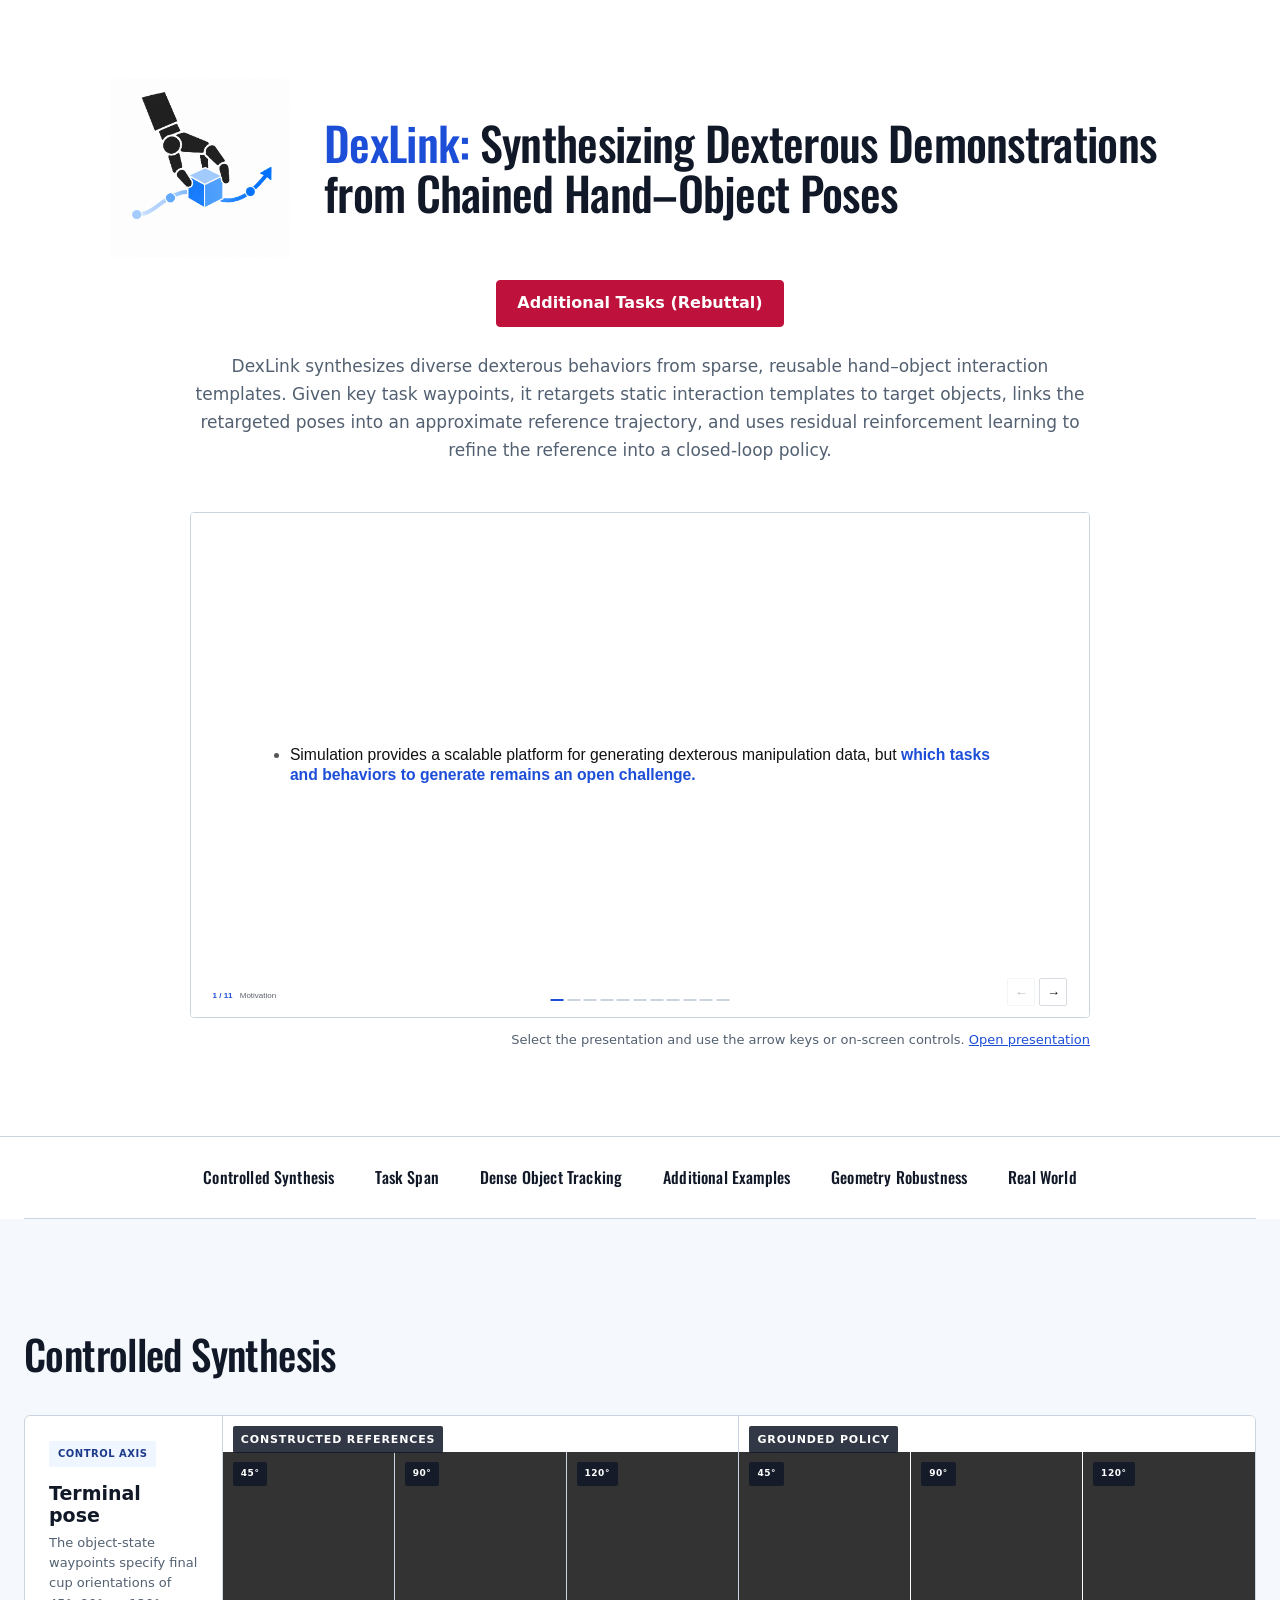
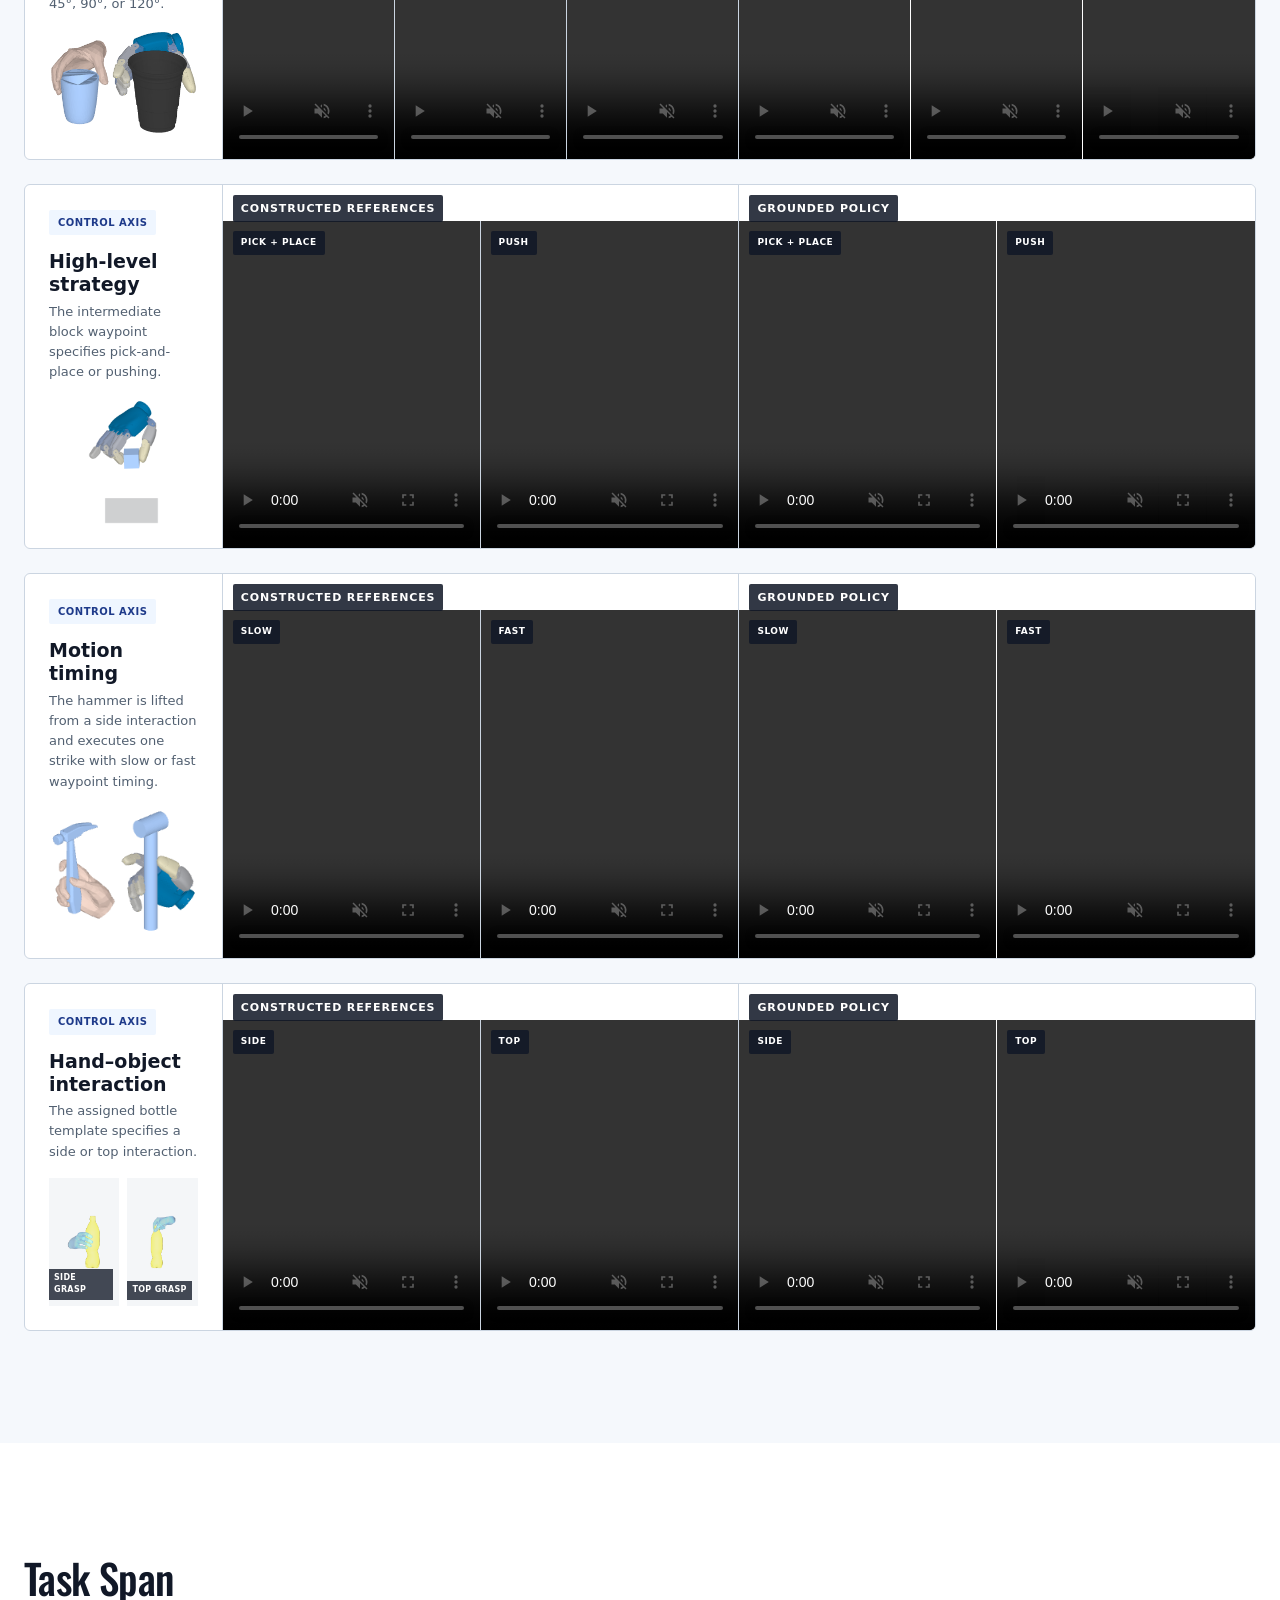
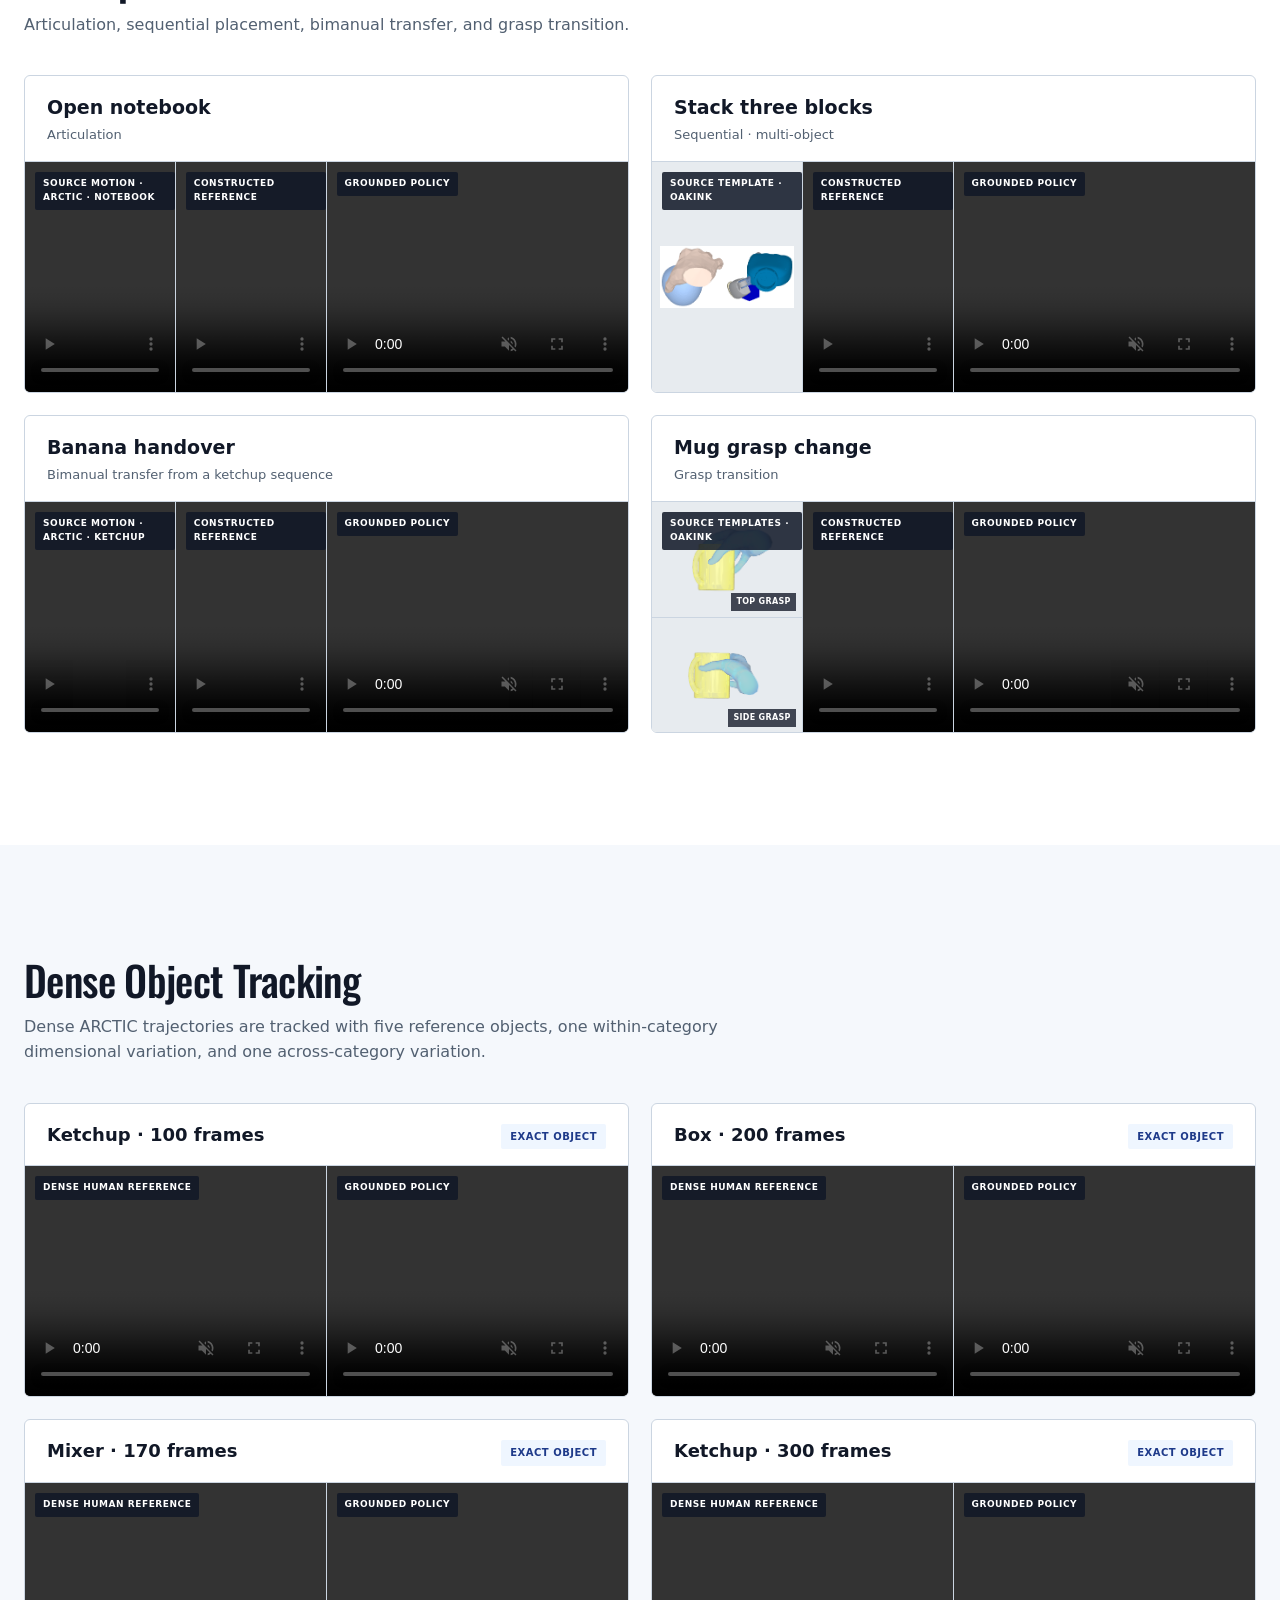
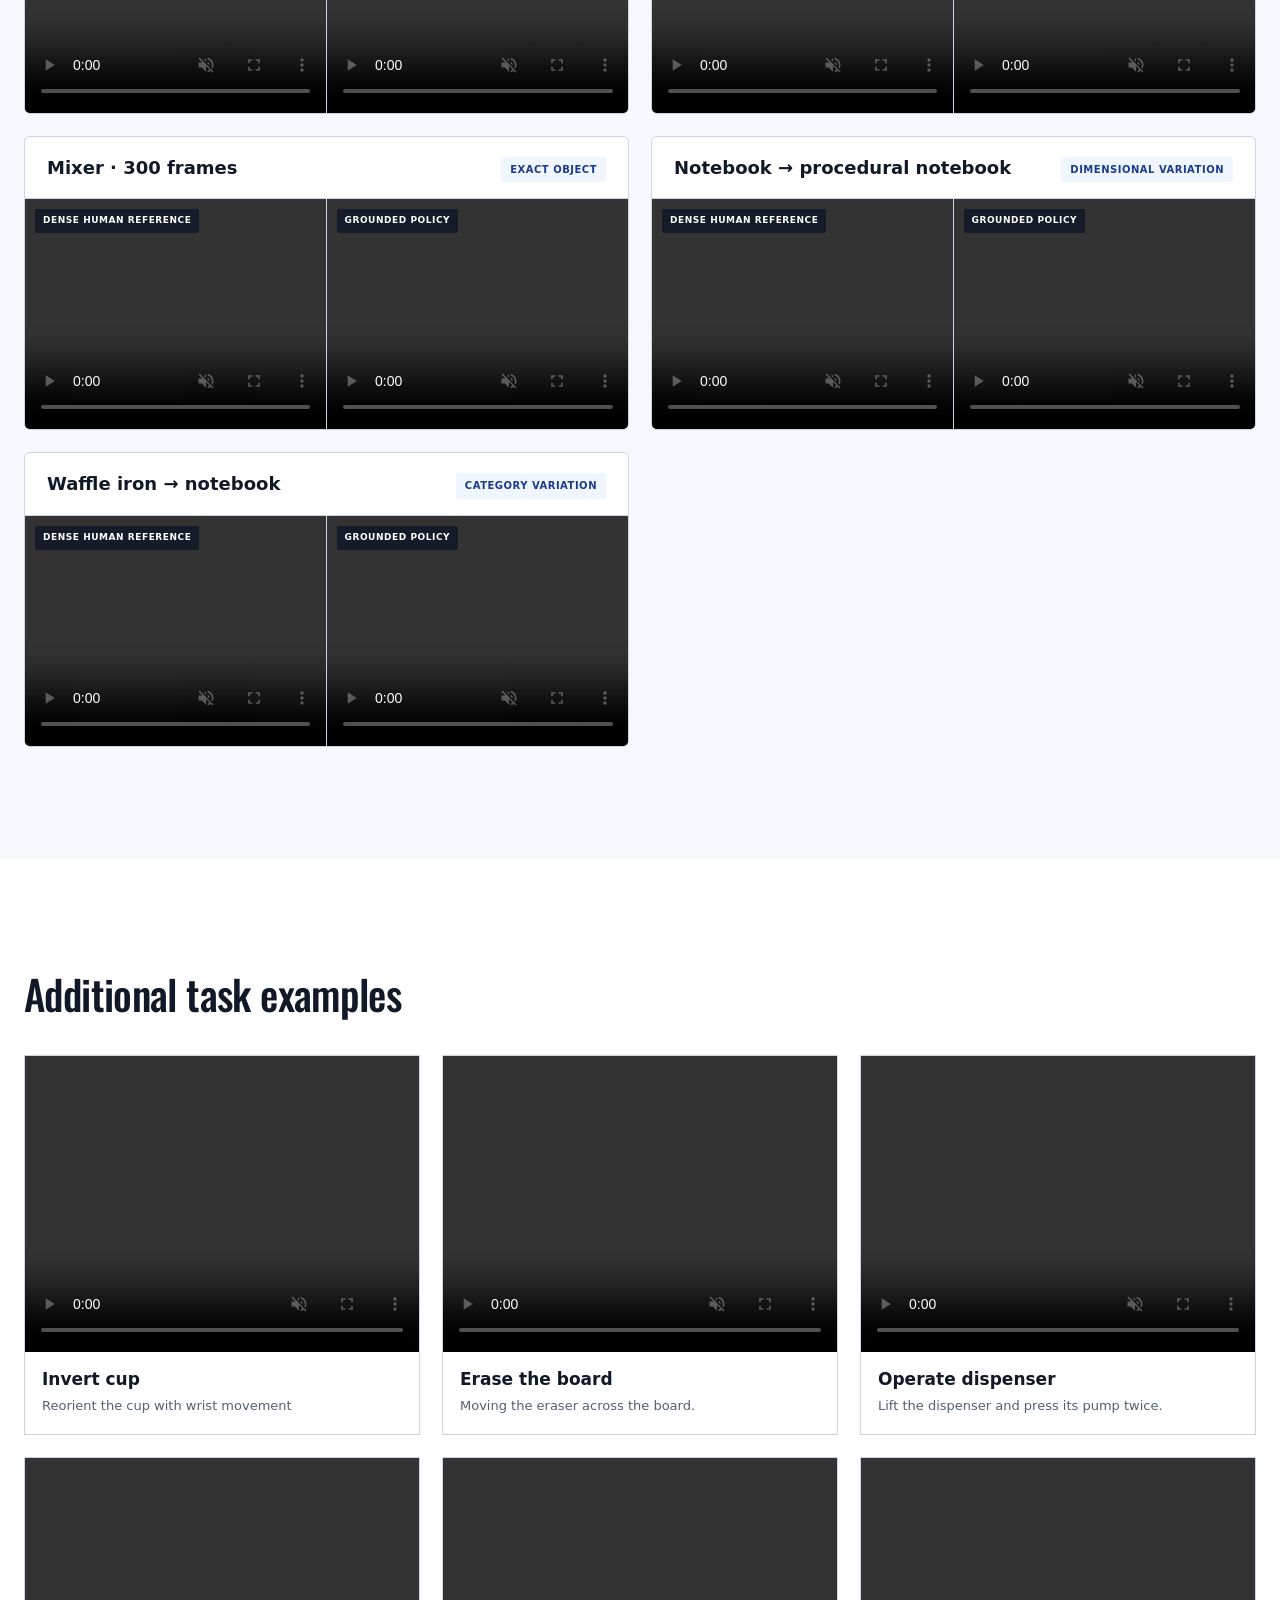
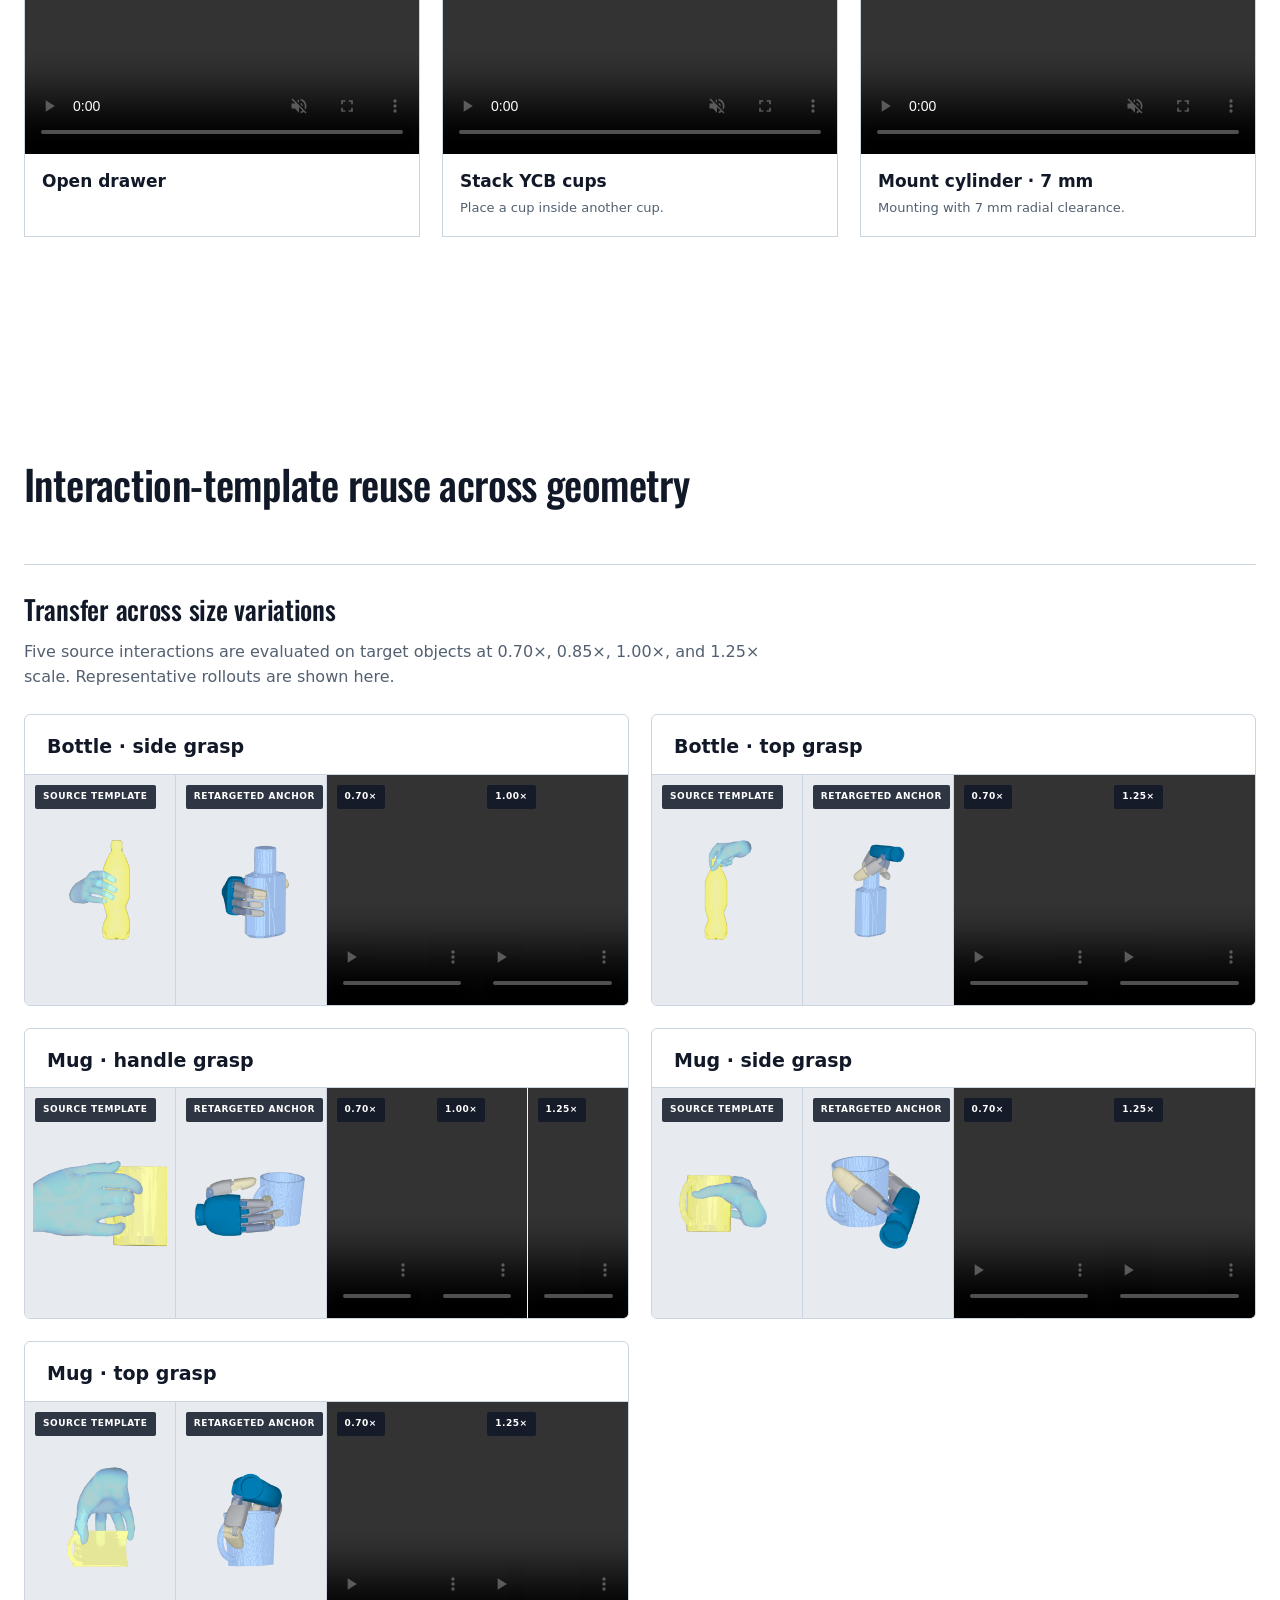
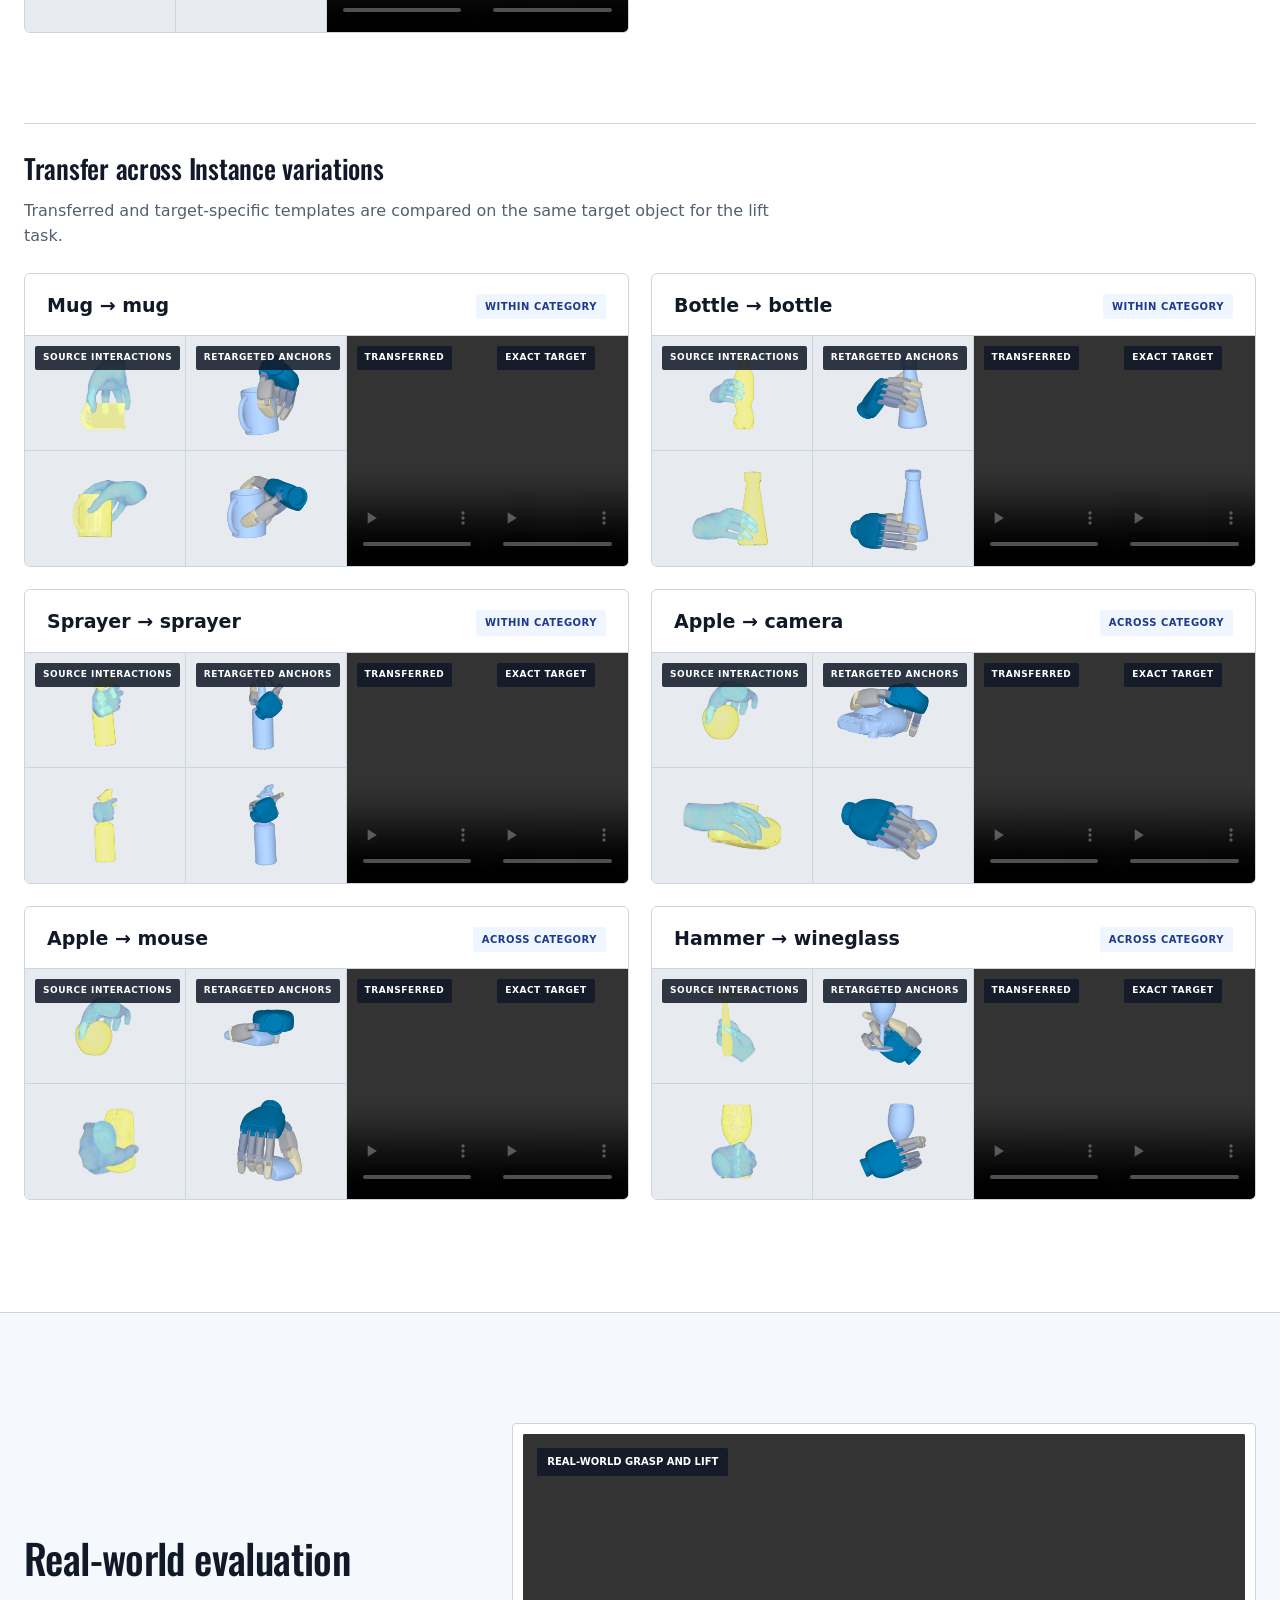
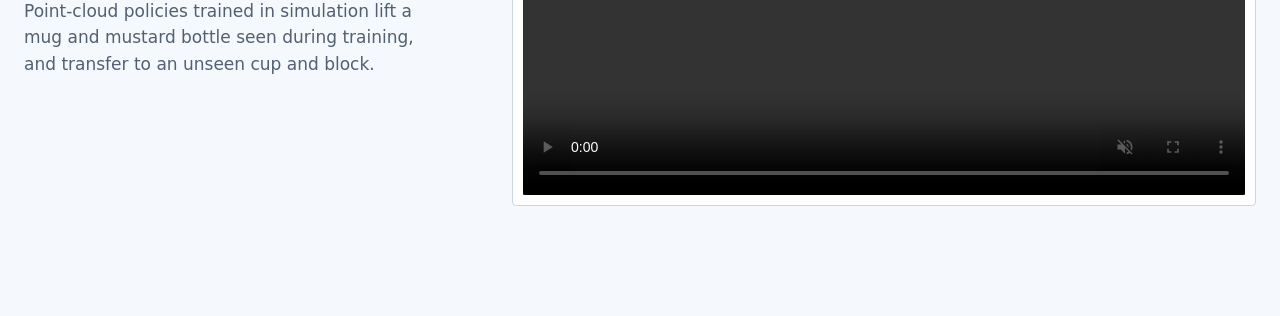
<file: index.html>
<!doctype html>
<html lang="en">
<head>
  <meta charset="utf-8">
  <meta name="viewport" content="width=device-width, initial-scale=1">
  <meta name="description" content="DexLink synthesizes physically grounded dexterous behaviors from sparse, reusable hand–object interaction templates.">
  <meta name="color-scheme" content="light">
  <title>DexLink · Dexterous demonstrations from chained hand–object poses</title>
  <link rel="icon" href="favicon.svg" type="image/svg+xml">
  <link rel="stylesheet" href="styles.css?v=source-media">
  <link rel="stylesheet" href="embedded-deck.css?v=motivation-centered">
<style>
.hero .rebuttal-link{margin:22px 0 0}.hero .rebuttal-button{display:inline-block;color:#fff;background:#be123c;border-color:#be123c;font-size:16px;padding:12px 20px;line-height:1.3}.hero .rebuttal-button:hover{background:#9f1239;border-color:#9f1239}
</style>
</head>
<body>
  <a class="skip-link" href="#main">Skip to content</a>

  <header class="hero" id="top">
    <div class="hero-title">
      <img class="method-icon" src="assets/method-icon.png" alt="A hand manipulating a block along a waypoint trajectory">
      <h1><span class="title-name">DexLink:</span> <span class="title-description">Synthesizing Dexterous Demonstrations from Chained Hand–Object Poses</span></h1>
    </div>
    <div class="rebuttal-link"><a class="button rebuttal-button" href="additional-tasks.html">Additional Tasks (Rebuttal)</a></div>
    <p>DexLink synthesizes diverse dexterous behaviors from sparse, reusable hand–object interaction templates. Given key task waypoints, it retargets static interaction templates to target objects, links the retargeted poses into an approximate reference trajectory, and uses residual reinforcement learning to refine the reference into a closed-loop policy.</p>
  </header>

  <main id="main">
    <section class="method-section" id="method" aria-label="Interactive project overview">
      <div class="section-shell">
        <div class="deck-embed embedded-deck" id="project-deck" tabindex="0" aria-label="DexLink method presentation">
          <div class="embedded-slides" aria-live="polite">
            <section class="embedded-slide motivation-slide is-active" data-title="Motivation">
              <ul>
                <li>Simulation provides a scalable platform for generating dexterous manipulation data, but <span>which tasks and behaviors to generate remains an open challenge.</span></li>
              </ul>
            </section>

            <section class="embedded-slide prior-slide" data-title="Prior work">
              <h1>Existing Behavior Specifications</h1>
              <ul>
                <li><strong>Indirect specifications</strong>—task-specific rewards, hand priors, or wrist-only targets—are reusable, but provide weak control over the learned hand–object interactions.</li>
                <li><strong>Dense specifications</strong>—demonstrations or dense motion references—provide detailed guidance, but are costly to collect and typically tied to a specific task–object pair.</li>
                <li>This motivates a middle-ground task representation that achieves the best of both worlds:
                  <span>explicit interaction guidance with less task- and object-specific data.</span>
                </li>
              </ul>
            </section>

            <section class="embedded-slide definition-slide" data-title="Interaction templates">
              <h1>DexLink</h1>
              <ul>
                <li>We use hand–object interaction templates: a template captures how a hand interacts with an object or object part.
                  <ul>
                    <li>It can specify the intended grasp, contact region, and hand orientation.</li>
                    <li>Templates can be reused across object instances and even across related object categories.</li>
                  </ul>
                </li>
              </ul>
            </section>

            <section class="embedded-slide exact-slide" data-title="Task diversity">
              <img src="presentation/assets/original_task_montage.png" alt="Examples of dexterous manipulation tasks represented with hand–object interaction templates.">
            </section>

            <section class="embedded-slide claim-slide" data-title="Grasp change">
              <video muted loop playsinline preload="metadata" data-deck-video src="assets/rollouts/tasks/mug_grasp_change.mp4"></video>
              <p><strong>Grasp Change:</strong> DexLink allows fine-grained specification of low-level behavior</p>
            </section>

            <section class="embedded-slide claim-slide" data-title="Long-horizon manipulation">
              <video muted loop playsinline preload="metadata" data-deck-video src="assets/rollouts/tasks/stack_blocks.mp4"></video>
              <p><strong>Long Horizon:</strong> DexLink allows efficient long-horizon task learning</p>
            </section>

            <section class="embedded-slide claim-slide" data-title="Bimanual manipulation">
              <video muted loop playsinline preload="metadata" data-deck-video src="assets/rollouts/tasks/banana_handover.mp4"></video>
              <p><strong>Bimanual:</strong> DexLink extends to bimanual manipulation</p>
            </section>

            <section class="embedded-slide method-overview-slide" data-title="Method overview">
              <h1>DexLink</h1>
              <img src="presentation/assets/method_pipeline.png" alt="DexLink pipeline from sparse task specification and interaction templates to a physically grounded trajectory.">
            </section>

            <section class="embedded-slide method-step-slide" data-title="Task specification and retargeting">
              <header>
                <h1>Task Specification and Object-Aware Retargeting</h1>
                <p>Object-state waypoints specify the desired task progression. Interaction templates are assigned independently at selected waypoints and retargeted to the robot hand and target object.</p>
              </header>
              <div class="method-stack">
                <figure>
                  <img src="presentation/assets/method_inputs.png" alt="Object-state waypoints with independently assigned interaction templates">
                  <figcaption>Task specification and assigned templates</figcaption>
                </figure>
                <figure>
                  <img src="presentation/assets/method_retargeting.png" alt="Object-aware retargeting of human hand–object templates to the robot hand">
                  <figcaption>Object-aware retargeting of interaction templates</figcaption>
                </figure>
              </div>
            </section>

            <section class="embedded-slide method-step-slide" data-title="Reference construction">
              <header>
                <h1>Reference Trajectory Construction</h1>
                <p>The retargeted robot hand transforms are interpolated along the object-state waypoints to construct an approximate kinematic reference.</p>
              </header>
              <div class="progression-layout">
                <figure>
                  <img src="presentation/assets/method_reference_static.png" alt="Static progression of the interpolated reference trajectory">
                  <figcaption>Static progression</figcaption>
                </figure>
                <figure>
                  <img class="animated-media" src="presentation/assets/invert_reference.gif" alt="Animated reference trajectory for the cup inversion task">
                  <figcaption>Constructed reference trajectory</figcaption>
                </figure>
              </div>
            </section>

            <section class="embedded-slide method-step-slide" data-title="Residual RL refinement">
              <header>
                <h1>Residual RL Refinement</h1>
                <p>A residual policy refines the approximate reference into a physically grounded closed-loop trajectory.</p>
              </header>
              <div class="progression-layout">
                <figure>
                  <img src="presentation/assets/method_result_static.png" alt="Static progression of the physically grounded cup-inversion trajectory">
                  <figcaption>Resulting trajectory</figcaption>
                </figure>
                <figure>
                  <img class="animated-media" src="presentation/assets/invert_policy.gif" alt="Physically grounded policy execution for the cup inversion task">
                  <figcaption>Residual-policy execution</figcaption>
                </figure>
              </div>
            </section>
          </div>

          <div class="embedded-progress" aria-hidden="true"></div>
          <button class="embedded-nav previous" type="button" aria-label="Previous slide">←</button>
          <button class="embedded-nav next" type="button" aria-label="Next slide">→</button>
          <div class="embedded-status"><span class="position">1 / 11</span><span class="title">Motivation</span></div>
        </div>
        <p class="deck-help">Select the presentation and use the arrow keys or on-screen controls. <a href="presentation/index.html" target="_blank" rel="noopener">Open presentation</a></p>
      </div>
    </section>

    <nav class="section-index section-shell" aria-label="Project sections">
      <a href="#control">Controlled Synthesis</a>
      <a href="#tasks">Task Span</a>
      <a href="#dense-tracking">Dense Object Tracking</a>
      <a href="#examples">Additional Examples</a>
      <a href="#reuse">Geometry Robustness</a>
      <a href="#real-world">Real World</a>
    </nav>

    <section class="gallery-section tinted" id="control" aria-labelledby="control-title">
      <div class="section-shell">
        <div class="section-heading">
          <h2 id="control-title">Controlled Synthesis</h2>
        </div>
        <div class="control-grid" id="control-grid"></div>
      </div>
    </section>

    <section class="gallery-section section-shell" id="tasks" aria-labelledby="tasks-title">
      <div class="section-heading">
        <h2 id="tasks-title">Task Span</h2>
        <p>Articulation, sequential placement, bimanual transfer, and grasp transition.</p>
      </div>
      <div class="task-grid full-width-grid" id="task-span-grid"></div>
    </section>

    <section class="gallery-section tinted" id="dense-tracking" aria-labelledby="dense-tracking-title">
      <div class="section-shell">
        <div class="section-heading">
          <h2 id="dense-tracking-title">Dense Object Tracking</h2>
          <p>Dense ARCTIC trajectories are tracked with five reference objects, one within-category dimensional variation, and one across-category variation.</p>
        </div>
        <div class="dense-tracking-grid" id="dense-tracking-grid"></div>
      </div>
    </section>

    <section class="gallery-section section-shell" id="examples" aria-labelledby="examples-title">
      <div class="section-heading">
        <h2 id="examples-title">Additional task examples</h2>
      </div>
      <div class="example-grid" id="example-grid"></div>
    </section>

    <section class="gallery-section section-shell" id="reuse" aria-labelledby="reuse-title">
      <div class="section-heading">
        <h2 id="reuse-title">Interaction-template reuse across geometry</h2>
      </div>

      <div class="subsection-heading">
        <h3>Transfer across size variations</h3>
        <p>Five source interactions are evaluated on target objects at 0.70×, 0.85×, 1.00×, and 1.25× scale. Representative rollouts are shown here.</p>
      </div>
      <div class="task-grid" id="scale-grid"></div>

      <div class="subsection-heading transfer-heading">
        <h3>Transfer across Instance variations</h3>
        <p>Transferred and target-specific templates are compared on the same target object for the lift task.</p>
      </div>
      <div class="task-grid transfer-grid" id="transfer-grid"></div>
    </section>

    <section class="real-section" id="real-world" aria-labelledby="real-title">
      <div class="section-shell real-grid">
        <div class="real-copy">
          <h2 id="real-title">Real-world evaluation</h2>
          <p>Point-cloud policies trained in simulation lift a mug and mustard bottle seen during training, and transfer to an unseen cup and block.</p>
        </div>
        <div class="real-video">
          <video muted loop playsinline controls preload="metadata" data-autoplay src="real_execution.mp4"></video>
          <span>Real-world grasp and lift</span>
        </div>
      </div>
    </section>
  </main>

  <script src="site.js?v=source-media"></script>
  <script src="embedded-deck.js?v=inline-deck"></script>
</body>
</html>
</file>
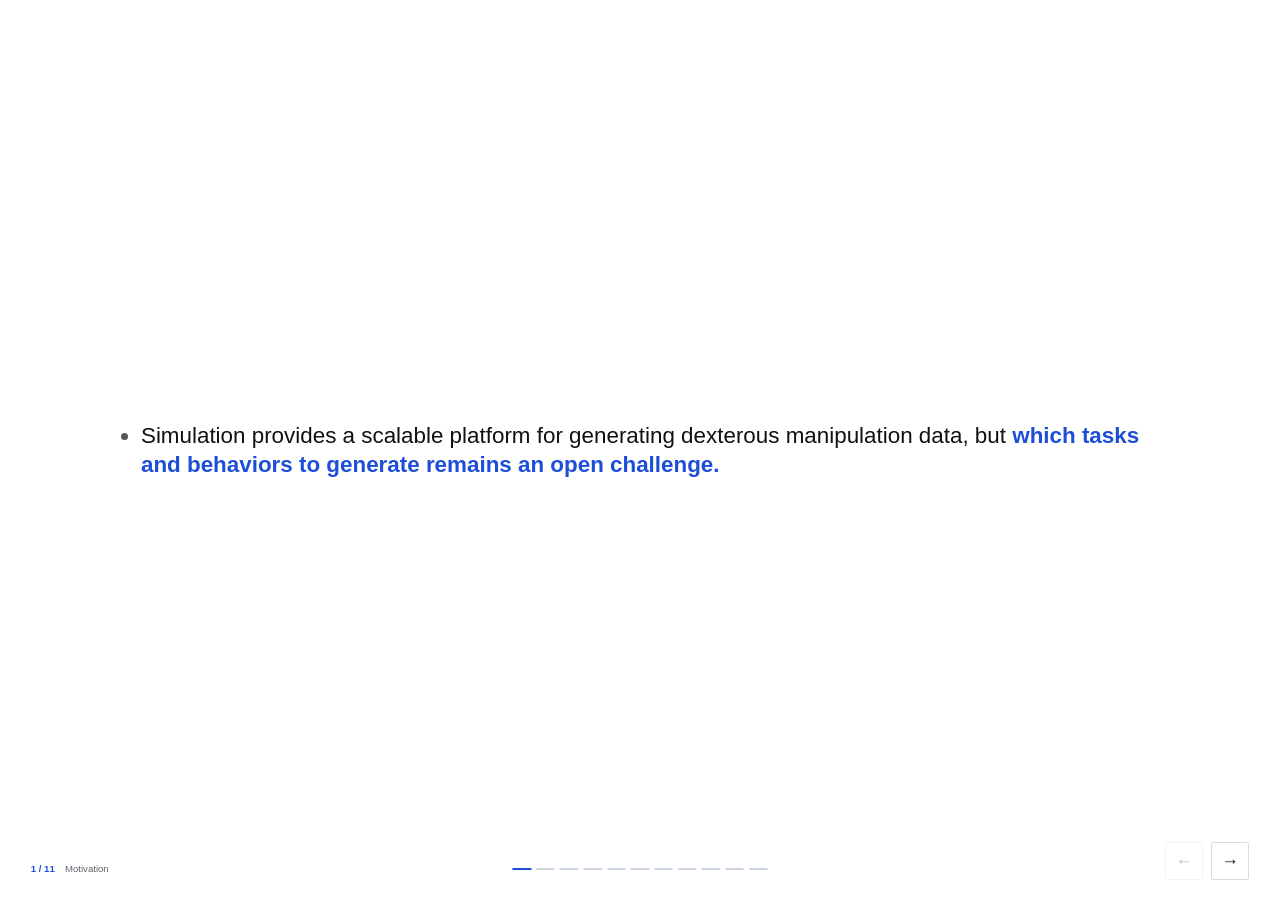
<file: presentation/index.html>
<!doctype html>
<html lang="en">
<head>
  <meta charset="utf-8">
  <meta name="viewport" content="width=device-width, initial-scale=1">
  <meta name="description" content="DexLink motivation, capabilities, and method overview.">
  <title>DexLink overview</title>
  <link rel="icon" href="../favicon.svg" type="image/svg+xml">
  <link rel="stylesheet" href="styles.css?v=motivation-centered">
</head>
<body tabindex="0">
  <main class="deck" aria-live="polite">
    <section class="slide motivation-slide is-active" data-title="Motivation">
      <ul>
        <li>Simulation provides a scalable platform for generating dexterous manipulation data, but <span>which tasks and behaviors to generate remains an open challenge.</span></li>
      </ul>
    </section>

    <section class="slide prior-slide" data-title="Prior work">
      <h1>Existing Behavior Specifications</h1>
      <ul>
        <li><strong>Indirect specifications</strong>—task-specific rewards, hand priors, or wrist-only targets—are reusable, but provide weak control over the learned hand–object interactions.</li>
        <li><strong>Dense specifications</strong>—demonstrations or dense motion references—provide detailed guidance, but are costly to collect and typically tied to a specific task–object pair.</li>
        <li>This motivates a middle-ground task representation that achieves the best of both worlds:
          <span>explicit interaction guidance with less task- and object-specific data.</span>
        </li>
      </ul>
    </section>

    <section class="slide definition-slide" data-title="Interaction templates">
      <h1>DexLink</h1>
      <ul>
        <li>We use hand–object interaction templates: a template captures how a hand interacts with an object or object part.
          <ul>
            <li>It can specify the intended grasp, contact region, and hand orientation.</li>
            <li>Templates can be reused across object instances and even across related object categories.</li>
          </ul>
        </li>
      </ul>
    </section>

    <section class="slide exact-slide" data-title="Task diversity">
      <img src="assets/original_task_montage.png" alt="Examples of dexterous manipulation tasks represented with hand–object interaction templates.">
    </section>

    <section class="slide claim-slide" data-title="Grasp change">
      <video muted loop playsinline preload="metadata" data-slide-video src="../assets/rollouts/tasks/mug_grasp_change.mp4"></video>
      <p><strong>Grasp Change:</strong> DexLink allows fine-grained specification of low-level behavior</p>
    </section>

    <section class="slide claim-slide" data-title="Long-horizon manipulation">
      <video muted loop playsinline preload="metadata" data-slide-video src="../assets/rollouts/tasks/stack_blocks.mp4"></video>
      <p><strong>Long Horizon:</strong> DexLink allows efficient long-horizon task learning</p>
    </section>

    <section class="slide claim-slide" data-title="Bimanual manipulation">
      <video muted loop playsinline preload="metadata" data-slide-video src="../assets/rollouts/tasks/banana_handover.mp4"></video>
      <p><strong>Bimanual:</strong> DexLink extends to bimanual manipulation</p>
    </section>

    <section class="slide method-overview-slide" data-title="Method overview">
      <h1>DexLink</h1>
      <img src="assets/method_pipeline.png" alt="DexLink pipeline from sparse task specification and interaction templates to a physically grounded trajectory.">
    </section>

    <section class="slide method-step-slide" data-title="Task specification and retargeting">
      <header>
        <h1>Task Specification and Object-Aware Retargeting</h1>
        <p>Object-state waypoints specify the desired task progression. Interaction templates are assigned independently at selected waypoints and retargeted to the robot hand and target object.</p>
      </header>
      <div class="method-stack">
        <figure>
          <img src="assets/method_inputs.png" alt="Object-state waypoints with independently assigned interaction templates">
          <figcaption>Task specification and assigned templates</figcaption>
        </figure>
        <figure>
          <img src="assets/method_retargeting.png" alt="Object-aware retargeting of human hand–object templates to the robot hand">
          <figcaption>Object-aware retargeting of interaction templates</figcaption>
        </figure>
      </div>
    </section>

    <section class="slide method-step-slide" data-title="Reference construction">
      <header>
        <h1>Reference Trajectory Construction</h1>
        <p>The retargeted robot hand transforms are interpolated along the object-state waypoints to construct an approximate kinematic reference.</p>
      </header>
      <div class="progression-layout">
        <figure>
          <img src="assets/method_reference_static.png" alt="Static progression of the interpolated reference trajectory">
          <figcaption>Static progression</figcaption>
        </figure>
        <figure>
          <img class="animated-media" src="assets/invert_reference.gif" alt="Animated reference trajectory for the cup inversion task">
          <figcaption>Constructed reference trajectory</figcaption>
        </figure>
      </div>
    </section>

    <section class="slide method-step-slide" data-title="Residual RL refinement">
      <header>
        <h1>Residual RL Refinement</h1>
        <p>A residual policy refines the approximate reference into a physically grounded closed-loop trajectory.</p>
      </header>
      <div class="progression-layout">
        <figure>
          <img src="assets/method_result_static.png" alt="Static progression of the physically grounded cup-inversion trajectory">
          <figcaption>Resulting trajectory</figcaption>
        </figure>
        <figure>
          <img class="animated-media" src="assets/invert_policy.gif" alt="Physically grounded policy execution for the cup inversion task">
          <figcaption>Residual-policy execution</figcaption>
        </figure>
      </div>
    </section>
  </main>

  <div class="progress" id="progress" aria-hidden="true"></div>
  <button class="nav-button previous" id="previous" type="button" aria-label="Previous slide">←</button>
  <button class="nav-button next" id="next" type="button" aria-label="Next slide">→</button>
  <div class="slide-status"><span id="position">1 / 11</span><span id="title">Motivation</span></div>
  <a class="open-link" id="open-link" href="index.html" target="_blank" rel="noopener">Open presentation</a>
  <script src="deck.js"></script>
</body>
</html>
</file>
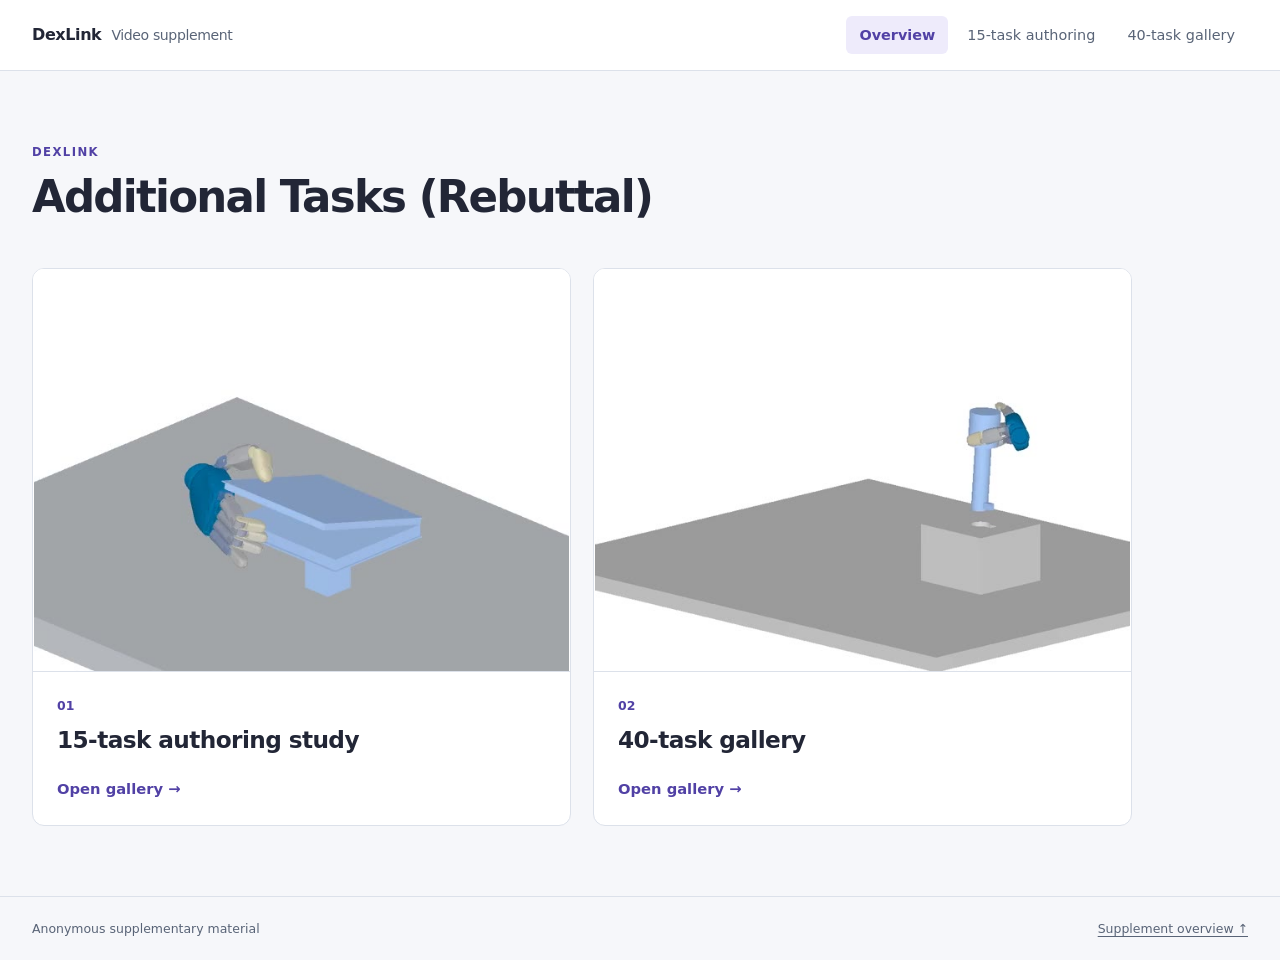
<file: additional-tasks.html>
<!doctype html>
<html lang="en"><head><meta charset="utf-8"><meta name="viewport" content="width=device-width,initial-scale=1">
<meta name="referrer" content="no-referrer"><title>Additional Tasks (Rebuttal) · DexLink video supplement</title>
<style>
:root{--ink:#222636;--muted:#596477;--paper:#f6f7fa;--line:#dce1ea;--accent:#5141a5;--soft:#eeebfb;--good:#216b52;--bad:#8c4e36;font-family:system-ui,-apple-system,BlinkMacSystemFont,"Segoe UI",sans-serif;color:var(--ink);background:var(--paper);font-size:16px;line-height:1.55}
*{box-sizing:border-box}body{margin:0}a{color:var(--accent);text-underline-offset:3px}button,input{font:inherit}button,a,input{touch-action:manipulation}button{cursor:pointer}button:focus-visible,a:focus-visible,input:focus-visible,video:focus-visible{outline:3px solid #b88016;outline-offset:4px}.skip{position:absolute;top:-80px;left:12px;background:#fff;padding:12px;z-index:20}.skip:focus{top:8px}
.topbar{background:#fff;border-bottom:1px solid var(--line)}.nav{max-width:1536px;margin:auto;display:flex;align-items:center;justify-content:space-between;gap:20px;padding:16px 32px}.brand{text-decoration:none;color:var(--ink);font-weight:750;letter-spacing:-.4px}.brand span{font-weight:400;color:var(--muted);margin-left:10px;font-size:.88rem}.navlinks{display:flex;gap:6px;flex-wrap:wrap}.navlinks a{text-decoration:none;padding:8px 13px;border-radius:6px;color:var(--muted);font-size:.9rem}.navlinks a[aria-current=page]{color:var(--accent);background:var(--soft);font-weight:650}
main{max-width:1536px;margin:0 auto;padding:44px 32px 70px}.eyebrow{text-transform:uppercase;color:var(--accent);font-size:.73rem;letter-spacing:.12em;font-weight:750;margin:0 0 12px}h1{font-size:clamp(2rem,3.4vw,3.5rem);letter-spacing:-.04em;line-height:1.12;max-width:1050px;margin:0 0 20px;font-weight:720}h2{font-size:1.45rem;letter-spacing:-.025em;line-height:1.25;margin:0 0 12px}h3{font-size:1.02rem;line-height:1.4;letter-spacing:-.012em;margin:0}.lead{max-width:850px;color:var(--muted);font-size:1.07rem;margin:0 0 24px}.subnote{font-size:.88rem;color:var(--muted);max-width:1000px;margin:12px 0}.hero{padding:28px 0 26px}.hero h1{max-width:1000px}.hero .lead{max-width:750px}.numbers{display:flex;gap:28px;flex-wrap:wrap;border-top:1px solid var(--line);padding-top:22px;margin:30px 0}.numbers strong{font-size:1.9rem;letter-spacing:-.04em;margin-right:7px}.numbers span{color:var(--muted);font-size:.9rem}
.sections{display:grid;grid-template-columns:repeat(2,minmax(0,1fr));gap:22px;max-width:1100px}.section-link{border:1px solid var(--line);border-radius:12px;background:#fff;overflow:hidden;text-decoration:none;color:var(--ink);display:flex;flex-direction:column;transition:transform .15s,border-color .15s}.section-link:hover{transform:translateY(-3px);border-color:var(--accent)}.section-link img{width:100%;aspect-ratio:4/3;object-fit:contain;border-bottom:1px solid var(--line);background:#fff}.section-copy{padding:24px;display:flex;flex-direction:column;flex:1}.section-copy p{color:var(--muted);font-size:.94rem;flex:1}.open{color:var(--accent);font-weight:650;font-size:.92rem;margin-top:12px}.section-number{font-size:.78rem;color:var(--accent);font-weight:750;margin-bottom:10px}
.controls{display:flex;flex-wrap:wrap;align-items:center;gap:10px;margin:28px 0 16px}.filter-set{display:flex;gap:5px;flex-wrap:wrap}.filter-set button,.quiet,.pair-actions button,.row-play{background:#fff;border:1px solid var(--line);border-radius:6px;padding:8px 12px;font-size:.86rem;color:var(--ink)}.filter-set button[aria-pressed=true]{background:var(--accent);border-color:var(--accent);color:#fff}.search{margin-left:auto;display:flex;gap:8px;align-items:center;color:var(--muted);font-size:.85rem}.search input{width:230px;max-width:100%;border:1px solid var(--line);border-radius:6px;padding:8px 10px;background:#fff;color:var(--ink)}.count{color:var(--muted);font-size:.82rem;margin:0 0 18px}.quiet:hover,.pair-actions button:hover,.row-play:hover{background:var(--soft)}.quiet:disabled{cursor:default;opacity:.7}.empty{padding:36px;text-align:center;border:1px dashed var(--line);border-radius:10px;background:#fff}
.task-grid{display:grid;grid-template-columns:repeat(4,minmax(0,1fr));gap:20px}.task-card,.pair-card{background:#fff;border:1px solid var(--line);border-radius:10px;overflow:hidden;min-width:0}.task-info{padding:16px}.task-info p{font-size:.85rem;color:var(--muted);margin:8px 0 0}.small-label{font-size:.7rem;letter-spacing:.05em;color:var(--muted);font-weight:650;text-transform:uppercase;margin-bottom:7px}.tags{display:flex;gap:6px;flex-wrap:wrap;margin-top:12px}.tag{font-size:.7rem;background:#f0f2f7;color:var(--muted);padding:3px 7px;border-radius:4px}.good{background:#eaf4ef;color:var(--good)}.failed{background:#fcf0e8;color:var(--bad)}video{display:block;width:100%;height:auto;aspect-ratio:4/3;background:#e7e9ee;object-fit:contain}figure{margin:0;min-width:0}figcaption{padding:9px 12px;background:#f9f9fc;border-top:1px solid var(--line);font-size:.8rem;color:var(--muted);display:flex;justify-content:space-between;align-items:center;gap:8px}figcaption a{font-size:.75rem;white-space:nowrap}.caption-label{font-weight:650;color:var(--ink)}
.pairs{display:grid;gap:24px}.pair-top{padding:20px 22px;display:flex;gap:16px;justify-content:space-between;align-items:flex-start}.pair-top p{margin:7px 0 0;color:var(--muted);font-size:.88rem;max-width:850px}.score{font-size:1.05rem;font-weight:750;white-space:nowrap;text-align:right}.score small{font-size:.72rem;display:block;font-weight:400;color:var(--muted)}.pair-videos{display:grid;grid-template-columns:repeat(2,minmax(0,1fr));border-top:1px solid var(--line)}.pair-videos figure+figure{border-left:1px solid var(--line)}.pair-actions{display:flex;gap:8px;padding:12px 22px;align-items:center;flex-wrap:wrap}.pair-actions .tag{margin-left:auto}.task-note{font-size:.82rem;color:var(--muted);padding:0 22px 16px;margin:0}.evaluation-note{background:#fff;border:1px solid var(--line);border-radius:8px;padding:14px 18px;margin:24px 0;color:var(--muted);font-size:.88rem}.evaluation-note summary{cursor:pointer;font-weight:650;color:var(--ink)}.evaluation-note p{margin:10px 0 0}.evaluation-note ul{padding-left:20px;margin:10px 0}.evaluation-note li+li{margin-top:5px}
.matrix-wrap{overflow:auto;border:1px solid var(--line);border-radius:10px;background:#fff;margin-top:24px;isolation:isolate}.matrix{width:100%;min-width:1120px;border-collapse:separate;border-spacing:0;table-layout:fixed}.matrix th,.matrix td{border-right:1px solid var(--line);border-bottom:1px solid var(--line);vertical-align:top;padding:12px}.matrix tr>*:last-child{border-right:0}.matrix tr:last-child>*{border-bottom:0}.matrix thead th{background:#f0f2f8;text-align:center;font-size:.93rem;vertical-align:middle}.matrix thead th small{display:block;font-weight:400;color:var(--muted);font-size:.72rem;margin-top:4px}.matrix th:first-child{width:185px;position:sticky;left:0;background:#f9f9fc;z-index:1;text-align:left}.matrix th .method{font-size:.92rem;line-height:1.45;margin-bottom:14px}.matrix tr.ours th{color:var(--accent);background:#f1eefb}.matrix tr.ours td{background:#fcfbff}.matrix video{aspect-ratio:15/7}.matrix figcaption{border:0;background:transparent;padding:8px 0 0;font-size:.75rem;align-items:flex-start}.matrix .metric{display:block;font-size:.87rem;font-weight:700;color:var(--ink);margin-bottom:4px}.matrix .tag{font-size:.67rem}.matrix .row-play{font-size:.76rem}.matrix-help{color:var(--muted);font-size:.8rem}.legend{display:flex;gap:12px;flex-wrap:wrap;align-items:center;margin:20px 0 0;font-size:.84rem;color:var(--muted)}footer{border-top:1px solid var(--line);padding:22px 32px;color:var(--muted);font-size:.78rem}footer .inner{max-width:1472px;margin:auto;display:flex;justify-content:space-between;gap:15px;flex-wrap:wrap}footer a{color:var(--muted)}[hidden]{display:none!important}
@media(min-width:1600px){.matrix{min-width:1250px}.matrix th:first-child{width:200px}}@media(max-width:1150px){.task-grid{grid-template-columns:repeat(3,minmax(0,1fr))}.brand span{display:none}.nav{padding:14px 24px}main{padding:32px 24px 50px}.sections{gap:16px}.section-copy{padding:20px}}@media(max-width:800px){.nav{align-items:flex-start;flex-direction:column;gap:9px}.navlinks{gap:2px}.navlinks a{padding:6px 10px;font-size:.81rem}.task-grid{grid-template-columns:repeat(2,minmax(0,1fr))}.sections{grid-template-columns:1fr}.section-link{display:grid;grid-template-columns:40% 1fr}.section-link img{height:100%;aspect-ratio:auto;border-bottom:0;border-right:1px solid var(--line)}.section-copy{padding:20px}.section-copy p{margin:5px 0}.numbers{gap:20px}.search{margin-left:0}.hero{padding-top:12px}.pair-top{padding:16px}.pair-actions{padding:12px 16px}.task-note{padding:0 16px 16px}.matrix th:first-child{width:165px}.matrix{min-width:1100px}}@media(max-width:520px){main{padding:28px 16px 45px}.nav{padding:14px 16px}.brand{font-size:1rem}.navlinks a{font-size:.77rem;padding:6px 8px}.lead{font-size:.98rem}h1{font-size:2.1rem}.task-grid{grid-template-columns:1fr}.pair-videos{grid-template-columns:1fr}.pair-videos figure+figure{border-left:0;border-top:1px solid var(--line)}.pair-top{flex-direction:column;gap:10px}.score{text-align:left;font-size:.93rem}.score small{display:inline;margin-left:5px}.section-link{display:flex}.section-link img{aspect-ratio:4/3;height:auto;border:0;border-bottom:1px solid var(--line)}.section-copy{padding:20px}.search{width:100%}.search input{flex:1;width:0}.filter-set button{font-size:.77rem;padding:7px 9px}.quiet{font-size:.77rem}footer{padding:20px 16px}.numbers{gap:14px;justify-content:space-between}.numbers strong{font-size:1.5rem;display:block}.numbers span{font-size:.77rem}.matrix th,.matrix td{padding:9px}.matrix th:first-child{width:150px}.matrix{min-width:1040px}.matrix .row-play{padding:6px 8px}.matrix .method{font-size:.83rem}}
@media(prefers-reduced-motion:reduce){*{scroll-behavior:auto!important;transition:none!important}}

/* The authoring history keeps one task per row and the two main videos first. */
.review-outline{display:grid;grid-template-columns:repeat(3,minmax(0,1fr));gap:14px;list-style:none;padding:0;margin:24px 0}.review-outline li{background:#fff;border:1px solid var(--line);border-top:3px solid var(--accent);border-radius:7px;padding:14px 18px}.review-outline span{display:block;color:var(--accent);font-size:.75rem;font-weight:700;text-transform:uppercase;letter-spacing:.05em}.review-outline strong{display:block;margin-top:5px;font-size:1.07rem}.review-outline small{display:block;margin-top:4px;color:var(--muted);font-size:.8rem}
.authoring-scroll{overflow:auto;max-height:78vh;min-height:360px;border:1px solid var(--line);border-radius:9px;background:#fff;isolation:isolate;margin-top:12px;overscroll-behavior:contain}.authoring-table{width:100%;min-width:1320px;table-layout:fixed;border-collapse:separate;border-spacing:0}.authoring-table .media-column{width:21%}.authoring-table th,.authoring-table td{vertical-align:top;border-bottom:1px solid var(--line);border-right:1px solid var(--line);padding:12px}.authoring-table tr>*:last-child{border-right:0}.authoring-table tbody tr:last-child>*{border-bottom:0}.authoring-table thead th{background:#f0f2f8;position:sticky;top:0;z-index:2;text-align:left;font-size:.92rem;padding:14px}.authoring-table thead small{display:block;font-size:.73rem;color:var(--muted);font-weight:400;margin-top:3px}.authoring-table tbody th{font-weight:400;text-align:left}.authoring-table .authoring-primary{background:#fcfcff}.authoring-table h2{font-size:.96rem;line-height:1.4;letter-spacing:-.015em;margin:0}.row-media-head{min-height:116px;display:flex;flex-direction:column;align-items:flex-start;gap:6px}.row-media-head .small-label{margin:0;font-size:.66rem}.review-count{font-size:.73rem;color:var(--muted)}.row-score{font-size:1.2rem;font-weight:750}.row-score span{display:block;font-size:.73rem;font-weight:400;color:var(--muted)}.row-media-head .tag{margin-top:2px}.authoring-table figcaption{font-size:.72rem;padding:8px 0;background:transparent;border:0;align-items:flex-start}.authoring-table figcaption a{font-size:.68rem}.row-actions{display:flex;gap:6px;margin-top:12px;flex-wrap:wrap}.row-actions button{background:#fff;border:1px solid var(--line);border-radius:5px;padding:6px 9px;font-size:.74rem}.row-actions button:hover{background:var(--soft)}.row-actions [data-play-status]{color:var(--muted);font-size:.72rem}.row-note{font-size:.75rem;color:var(--muted);line-height:1.5;margin:10px 0 0}.review-status{display:inline-block;font-size:.72rem;font-weight:650;padding:4px 7px;border-radius:4px;margin-bottom:12px}.review-status.revision{color:#82530b;background:#fff3d9}.review-status.approval{color:var(--good);background:#eaf4ef}.review-cell p{font-size:.79rem;line-height:1.55;margin:0 0 14px;color:var(--ink)}.review-cell p strong{display:block;text-transform:uppercase;letter-spacing:.05em;font-size:.62rem;color:var(--muted);margin-bottom:5px}.review-cell .review-action{border-left:2px solid #d9d2ef;padding-left:10px;color:var(--muted);margin-bottom:0}.review-cell figure{margin-bottom:12px}.review-unused{background:#fafbfc!important}.review-unused p{color:#727c8c;font-size:.75rem;margin-top:5px}.review-dash{color:#a6afbd;font-size:1.2rem}
@media(max-width:800px){.review-outline{gap:8px}.review-outline li{padding:12px}.review-outline strong{font-size:.92rem}.review-outline small{font-size:.72rem}.authoring-scroll{max-height:76vh}}@media(max-width:520px){.review-outline{grid-template-columns:1fr;gap:8px}.review-outline li{display:grid;grid-template-columns:120px 1fr;gap:2px 10px;padding:10px 12px}.review-outline span{grid-row:span 2;align-self:center;font-size:.67rem}.review-outline strong{font-size:.87rem;margin:0}.review-outline small{font-size:.7rem;margin:0}.authoring-table{min-width:1240px}.row-media-head{min-height:128px}}

/* Object/category organization follows the existing library gallery. */
.object-filters{margin:0 0 30px;gap:6px}.object-filters button{font-size:.78rem;padding:6px 10px}.object-filters button[aria-pressed=true]{background:var(--accent);color:#fff;border-color:var(--accent)}.object-section{margin:30px 0 38px}.object-section>h2{font-size:1.4rem;padding-bottom:10px;border-bottom:1px solid var(--line);margin-bottom:18px}.object-grid{display:grid;grid-template-columns:repeat(2,minmax(0,1fr));gap:20px}.object-card{border:1px solid var(--line);background:#fff;border-radius:9px;padding:16px;min-width:0}.object-card-head{display:flex;align-items:flex-start;gap:10px;min-height:64px}.object-card h3{font-size:.95rem;font-weight:650}.task-code{display:inline-block;background:var(--soft);color:var(--accent);padding:3px 6px;border-radius:4px;font-size:.72rem;font-weight:700;flex-shrink:0}.object-videos{display:grid;grid-template-columns:repeat(2,minmax(0,1fr));gap:10px}.object-videos figcaption{padding:8px 0;background:transparent;border:0;font-size:.74rem}.object-videos figcaption a{font-size:.7rem}.object-source{font-size:.78rem;color:var(--muted);padding-top:12px;border-top:1px solid var(--line);margin-top:5px}.object-source>span{color:var(--ink);font-weight:650;margin-right:6px}.object-card .tags{margin-top:10px}
@media(max-width:950px){.object-grid{grid-template-columns:1fr}.object-card-head{min-height:50px}}@media(max-width:520px){.object-card{padding:12px}.object-card h3{font-size:.87rem}.object-videos{gap:6px}.object-videos figcaption{font-size:.66rem;display:block}.object-videos figcaption a{display:block;margin-top:3px;font-size:.66rem}.object-source{font-size:.73rem}.object-filters{flex-wrap:nowrap;overflow-x:auto;padding-bottom:10px;max-width:100%}.object-filters button{flex-shrink:0}.object-section>h2{font-size:1.2rem}}

/* Policy-only examples introduce the complete object-grouped task collection. */
.gallery-jumps{display:flex;gap:10px;flex-wrap:wrap;margin:0 0 32px}.gallery-jumps a{border:1px solid var(--line);border-radius:6px;background:#fff;padding:8px 12px;text-decoration:none;font-size:.86rem}.representative-section,.complete-gallery{scroll-margin-top:105px}.representative-section{margin-bottom:52px}.representative-grid{display:grid;grid-template-columns:repeat(4,minmax(0,1fr));gap:18px}.representative-card{min-width:0;border:1px solid var(--line);border-radius:9px;overflow:hidden;background:#fff}.representative-head{padding:14px 15px;min-height:105px}.representative-object{display:block;color:var(--muted);font-size:.72rem;margin-bottom:5px}.representative-head h3{font-size:.95rem;font-weight:650}.representative-card figcaption{font-size:.73rem;padding:8px 10px}.representative-card figcaption a{font-size:.68rem}.complete-gallery{padding-top:32px;border-top:1px solid var(--line)}.complete-gallery>h2{font-size:1.8rem}.complete-gallery .object-section>h3{font-size:1.4rem;padding-bottom:10px;border-bottom:1px solid var(--line);margin-bottom:18px}.complete-gallery .object-card h4{font-size:.95rem;font-weight:650;line-height:1.4;letter-spacing:-.012em;margin:0}
@media(max-width:1150px){.representative-grid{grid-template-columns:repeat(3,minmax(0,1fr))}}@media(max-width:800px){.representative-grid{grid-template-columns:repeat(2,minmax(0,1fr))}.representative-head{min-height:110px}.representative-section,.complete-gallery{scroll-margin-top:135px}}@media(max-width:520px){.representative-grid{grid-template-columns:1fr}.representative-head{min-height:0;padding:13px 14px}.representative-section{margin-bottom:35px}.complete-gallery .object-section>h3{font-size:1.2rem}.complete-gallery .object-card h4{font-size:.87rem}}

</style></head>
<body><a class="skip" href="#main">Skip to content</a><header class="topbar"><nav class="nav" aria-label="Supplement pages">
<a href="additional-tasks.html" class="brand">DexLink<span>Video supplement</span></a><div class="navlinks"><a href="additional-tasks.html" aria-current="page">Overview</a><a href="authoring.html">15-task authoring</a><a href="tasks.html">40-task gallery</a></div></nav></header>
<main id="main"><div class="hero"><p class="eyebrow">DexLink</p><h1>Additional Tasks (Rebuttal)</h1></div><div class="sections"><a class="section-link" href="authoring.html"><img src="authoring-g01-reference.jpg" alt="15-task authoring study preview"><div class="section-copy"><div class="section-number">01</div><h2>15-task authoring study</h2><span class="open">Open gallery →</span></div></a><a class="section-link" href="tasks.html"><img src="tasks-c1.jpg" alt="40-task gallery preview"><div class="section-copy"><div class="section-number">02</div><h2>40-task gallery</h2><span class="open">Open gallery →</span></div></a></div></main><footer><div class="inner"><span>Anonymous supplementary material</span>
<a href="additional-tasks.html">Supplement overview ↑</a></div></footer><script>
"use strict";

const videos = [...document.querySelectorAll("video")];
const pause = items => items.forEach(video => video.pause());
const pauseButton = document.querySelector("#pause-all");
const visibleVideos = new Set();
let autoplayPaused = false;

// Automatically loop videos in view, while keeping offscreen and background videos paused.
function syncPlayback(video) {
  if (autoplayPaused || document.hidden || !visibleVideos.has(video)) {
    video.pause();
    return;
  }
  video.play().catch(error => {
    if (error.name !== "AbortError" && error.name !== "NotAllowedError") throw error;
  });
}
function updatePauseButton() {
  if (pauseButton) pauseButton.textContent = autoplayPaused ? "Resume all" : "Pause all";
}
const visibilityObserver = new IntersectionObserver(entries => {
  entries.forEach(entry => {
    if (entry.isIntersecting && entry.intersectionRatio >= .05) visibleVideos.add(entry.target);
    else visibleVideos.delete(entry.target);
    syncPlayback(entry.target);
  });
}, { threshold: .05 });
videos.forEach(video => {
  video.pause();
  visibilityObserver.observe(video);
});
pauseButton?.addEventListener("click", () => {
  autoplayPaused = !autoplayPaused;
  updatePauseButton();
  videos.forEach(syncPlayback);
});
document.addEventListener("visibilitychange", () => videos.forEach(syncPlayback));

// Compare pairs or complete method rows from the beginning, without altering playback speed.
document.querySelectorAll("[data-play-group]").forEach(button => {
  button.addEventListener("click", async () => {
    const group = document.getElementById(button.dataset.playGroup);
    const players = [...group.querySelectorAll("video:not([data-review-preview])")];
    autoplayPaused = false;
    updatePauseButton();
    pause(videos);
    players.forEach(video => { video.currentTime = 0; video.playbackRate = 1; });
    button.disabled = true;
    try { await Promise.all(players.map(video => video.play())); }
    catch (error) { group.querySelector("[data-play-status]").textContent = "Use the individual video controls to play."; }
    finally { button.disabled = false; }
  });
});
document.querySelectorAll("[data-pause-group]").forEach(button => {
  button.addEventListener("click", () => pause([...document.getElementById(button.dataset.pauseGroup).querySelectorAll("video")]));
});

// All cards remain in the HTML, so native video playback also works without JavaScript.
const cards = [...document.querySelectorAll("[data-filter-card]")];
const filters = [...document.querySelectorAll("[data-filter]")];
const objectFilters = [...document.querySelectorAll("[data-object-filter]")];
const search = document.querySelector("#search");
let category = "all";
let objectGroup = "all";
function filterCards() {
  const query = search.value.trim().toLowerCase();
  let count = 0;
  cards.forEach(card => {
    const visible = (category === "all" || card.dataset.category === category)
      && (objectGroup === "all" || card.dataset.object === objectGroup)
      && card.textContent.toLowerCase().includes(query);
    card.hidden = !visible;
    if (visible) count++;
    else pause([...card.querySelectorAll("video")]);
  });
  document.querySelector("#count").textContent = `${count} of ${cards.length} tasks`;
  document.querySelector("#empty").hidden = count !== 0;
  document.querySelectorAll("[data-object-section]").forEach(section => {
    section.hidden = !section.querySelector("[data-filter-card]:not([hidden])");
  });
}
if (cards.length) {
  filters.forEach(button => button.addEventListener("click", () => {
    category = button.dataset.filter;
    filters.forEach(filter => filter.setAttribute("aria-pressed", String(filter === button)));
    objectGroup = "all";
    objectFilters.forEach(filter => {
      filter.hidden = category !== "all" && filter.dataset.objectFilter !== "all" && filter.dataset.category !== category;
      filter.setAttribute("aria-pressed", String(filter.dataset.objectFilter === "all"));
    });
    filterCards();
  }));
  objectFilters.forEach(button => button.addEventListener("click", () => {
    objectGroup = button.dataset.objectFilter;
    objectFilters.forEach(filter => filter.setAttribute("aria-pressed", String(filter === button)));
    filterCards();
  }));
  search.addEventListener("input", filterCards);
}

</script></body></html>
</file>
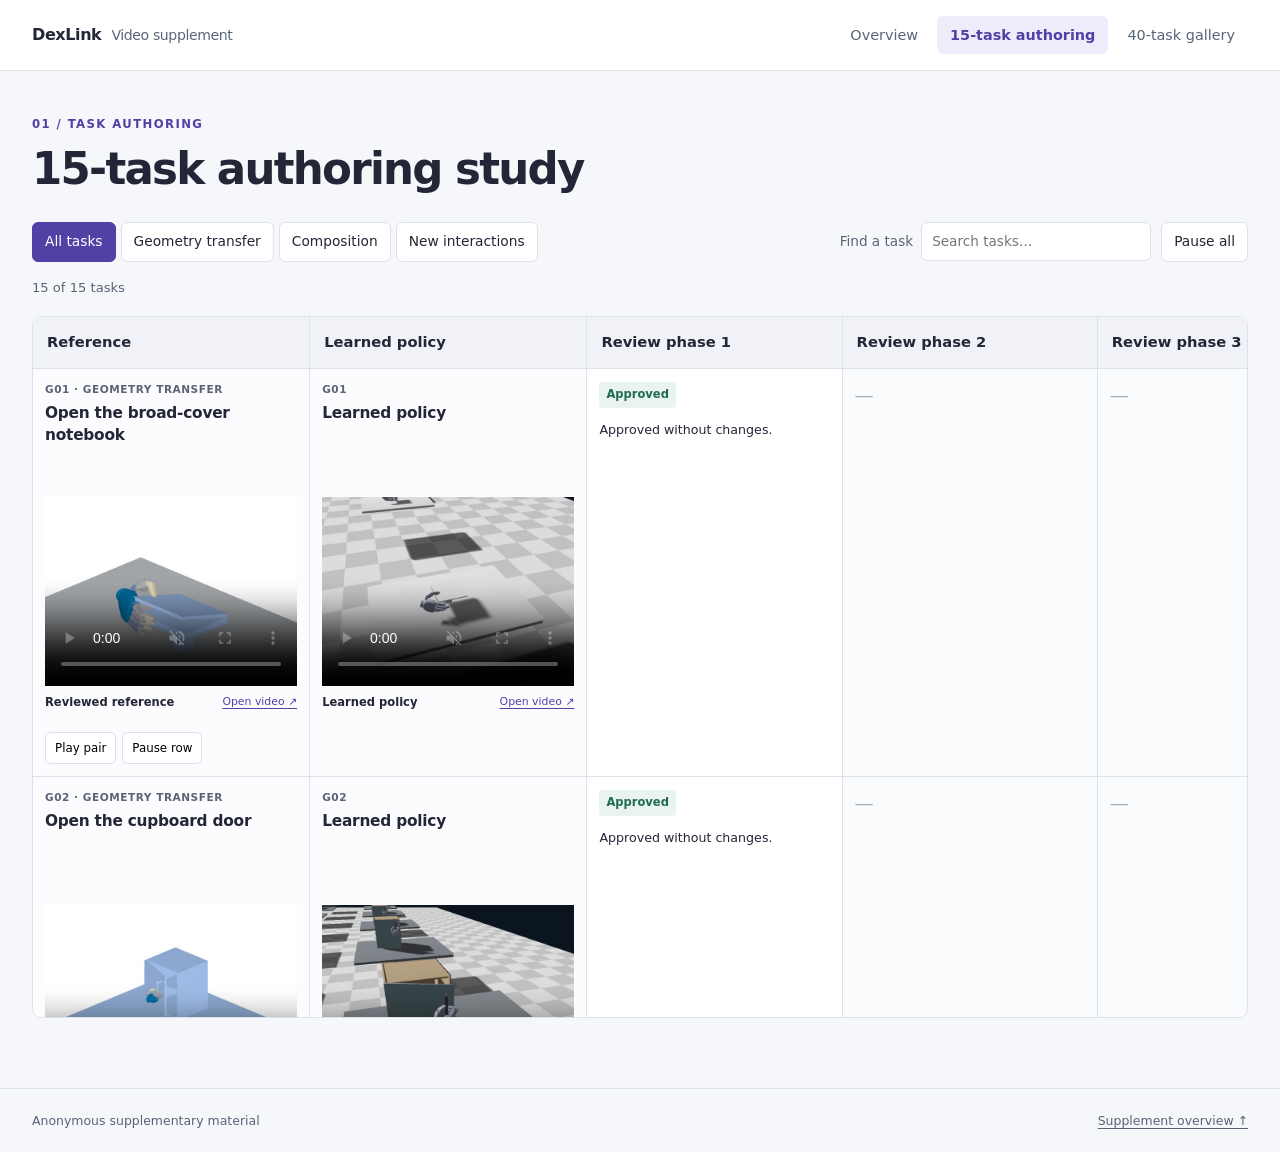
<file: authoring.html>
<!doctype html>
<html lang="en"><head><meta charset="utf-8"><meta name="viewport" content="width=device-width,initial-scale=1">
<meta name="referrer" content="no-referrer"><title>15-task authoring study · DexLink video supplement</title>
<style>
:root{--ink:#222636;--muted:#596477;--paper:#f6f7fa;--line:#dce1ea;--accent:#5141a5;--soft:#eeebfb;--good:#216b52;--bad:#8c4e36;font-family:system-ui,-apple-system,BlinkMacSystemFont,"Segoe UI",sans-serif;color:var(--ink);background:var(--paper);font-size:16px;line-height:1.55}
*{box-sizing:border-box}body{margin:0}a{color:var(--accent);text-underline-offset:3px}button,input{font:inherit}button,a,input{touch-action:manipulation}button{cursor:pointer}button:focus-visible,a:focus-visible,input:focus-visible,video:focus-visible{outline:3px solid #b88016;outline-offset:4px}.skip{position:absolute;top:-80px;left:12px;background:#fff;padding:12px;z-index:20}.skip:focus{top:8px}
.topbar{background:#fff;border-bottom:1px solid var(--line)}.nav{max-width:1536px;margin:auto;display:flex;align-items:center;justify-content:space-between;gap:20px;padding:16px 32px}.brand{text-decoration:none;color:var(--ink);font-weight:750;letter-spacing:-.4px}.brand span{font-weight:400;color:var(--muted);margin-left:10px;font-size:.88rem}.navlinks{display:flex;gap:6px;flex-wrap:wrap}.navlinks a{text-decoration:none;padding:8px 13px;border-radius:6px;color:var(--muted);font-size:.9rem}.navlinks a[aria-current=page]{color:var(--accent);background:var(--soft);font-weight:650}
main{max-width:1536px;margin:0 auto;padding:44px 32px 70px}.eyebrow{text-transform:uppercase;color:var(--accent);font-size:.73rem;letter-spacing:.12em;font-weight:750;margin:0 0 12px}h1{font-size:clamp(2rem,3.4vw,3.5rem);letter-spacing:-.04em;line-height:1.12;max-width:1050px;margin:0 0 20px;font-weight:720}h2{font-size:1.45rem;letter-spacing:-.025em;line-height:1.25;margin:0 0 12px}h3{font-size:1.02rem;line-height:1.4;letter-spacing:-.012em;margin:0}.lead{max-width:850px;color:var(--muted);font-size:1.07rem;margin:0 0 24px}.subnote{font-size:.88rem;color:var(--muted);max-width:1000px;margin:12px 0}.hero{padding:28px 0 26px}.hero h1{max-width:1000px}.hero .lead{max-width:750px}.numbers{display:flex;gap:28px;flex-wrap:wrap;border-top:1px solid var(--line);padding-top:22px;margin:30px 0}.numbers strong{font-size:1.9rem;letter-spacing:-.04em;margin-right:7px}.numbers span{color:var(--muted);font-size:.9rem}
.sections{display:grid;grid-template-columns:repeat(2,minmax(0,1fr));gap:22px;max-width:1100px}.section-link{border:1px solid var(--line);border-radius:12px;background:#fff;overflow:hidden;text-decoration:none;color:var(--ink);display:flex;flex-direction:column;transition:transform .15s,border-color .15s}.section-link:hover{transform:translateY(-3px);border-color:var(--accent)}.section-link img{width:100%;aspect-ratio:4/3;object-fit:contain;border-bottom:1px solid var(--line);background:#fff}.section-copy{padding:24px;display:flex;flex-direction:column;flex:1}.section-copy p{color:var(--muted);font-size:.94rem;flex:1}.open{color:var(--accent);font-weight:650;font-size:.92rem;margin-top:12px}.section-number{font-size:.78rem;color:var(--accent);font-weight:750;margin-bottom:10px}
.controls{display:flex;flex-wrap:wrap;align-items:center;gap:10px;margin:28px 0 16px}.filter-set{display:flex;gap:5px;flex-wrap:wrap}.filter-set button,.quiet,.pair-actions button,.row-play{background:#fff;border:1px solid var(--line);border-radius:6px;padding:8px 12px;font-size:.86rem;color:var(--ink)}.filter-set button[aria-pressed=true]{background:var(--accent);border-color:var(--accent);color:#fff}.search{margin-left:auto;display:flex;gap:8px;align-items:center;color:var(--muted);font-size:.85rem}.search input{width:230px;max-width:100%;border:1px solid var(--line);border-radius:6px;padding:8px 10px;background:#fff;color:var(--ink)}.count{color:var(--muted);font-size:.82rem;margin:0 0 18px}.quiet:hover,.pair-actions button:hover,.row-play:hover{background:var(--soft)}.quiet:disabled{cursor:default;opacity:.7}.empty{padding:36px;text-align:center;border:1px dashed var(--line);border-radius:10px;background:#fff}
.task-grid{display:grid;grid-template-columns:repeat(4,minmax(0,1fr));gap:20px}.task-card,.pair-card{background:#fff;border:1px solid var(--line);border-radius:10px;overflow:hidden;min-width:0}.task-info{padding:16px}.task-info p{font-size:.85rem;color:var(--muted);margin:8px 0 0}.small-label{font-size:.7rem;letter-spacing:.05em;color:var(--muted);font-weight:650;text-transform:uppercase;margin-bottom:7px}.tags{display:flex;gap:6px;flex-wrap:wrap;margin-top:12px}.tag{font-size:.7rem;background:#f0f2f7;color:var(--muted);padding:3px 7px;border-radius:4px}.good{background:#eaf4ef;color:var(--good)}.failed{background:#fcf0e8;color:var(--bad)}video{display:block;width:100%;height:auto;aspect-ratio:4/3;background:#e7e9ee;object-fit:contain}figure{margin:0;min-width:0}figcaption{padding:9px 12px;background:#f9f9fc;border-top:1px solid var(--line);font-size:.8rem;color:var(--muted);display:flex;justify-content:space-between;align-items:center;gap:8px}figcaption a{font-size:.75rem;white-space:nowrap}.caption-label{font-weight:650;color:var(--ink)}
.pairs{display:grid;gap:24px}.pair-top{padding:20px 22px;display:flex;gap:16px;justify-content:space-between;align-items:flex-start}.pair-top p{margin:7px 0 0;color:var(--muted);font-size:.88rem;max-width:850px}.score{font-size:1.05rem;font-weight:750;white-space:nowrap;text-align:right}.score small{font-size:.72rem;display:block;font-weight:400;color:var(--muted)}.pair-videos{display:grid;grid-template-columns:repeat(2,minmax(0,1fr));border-top:1px solid var(--line)}.pair-videos figure+figure{border-left:1px solid var(--line)}.pair-actions{display:flex;gap:8px;padding:12px 22px;align-items:center;flex-wrap:wrap}.pair-actions .tag{margin-left:auto}.task-note{font-size:.82rem;color:var(--muted);padding:0 22px 16px;margin:0}.evaluation-note{background:#fff;border:1px solid var(--line);border-radius:8px;padding:14px 18px;margin:24px 0;color:var(--muted);font-size:.88rem}.evaluation-note summary{cursor:pointer;font-weight:650;color:var(--ink)}.evaluation-note p{margin:10px 0 0}.evaluation-note ul{padding-left:20px;margin:10px 0}.evaluation-note li+li{margin-top:5px}
.matrix-wrap{overflow:auto;border:1px solid var(--line);border-radius:10px;background:#fff;margin-top:24px;isolation:isolate}.matrix{width:100%;min-width:1120px;border-collapse:separate;border-spacing:0;table-layout:fixed}.matrix th,.matrix td{border-right:1px solid var(--line);border-bottom:1px solid var(--line);vertical-align:top;padding:12px}.matrix tr>*:last-child{border-right:0}.matrix tr:last-child>*{border-bottom:0}.matrix thead th{background:#f0f2f8;text-align:center;font-size:.93rem;vertical-align:middle}.matrix thead th small{display:block;font-weight:400;color:var(--muted);font-size:.72rem;margin-top:4px}.matrix th:first-child{width:185px;position:sticky;left:0;background:#f9f9fc;z-index:1;text-align:left}.matrix th .method{font-size:.92rem;line-height:1.45;margin-bottom:14px}.matrix tr.ours th{color:var(--accent);background:#f1eefb}.matrix tr.ours td{background:#fcfbff}.matrix video{aspect-ratio:15/7}.matrix figcaption{border:0;background:transparent;padding:8px 0 0;font-size:.75rem;align-items:flex-start}.matrix .metric{display:block;font-size:.87rem;font-weight:700;color:var(--ink);margin-bottom:4px}.matrix .tag{font-size:.67rem}.matrix .row-play{font-size:.76rem}.matrix-help{color:var(--muted);font-size:.8rem}.legend{display:flex;gap:12px;flex-wrap:wrap;align-items:center;margin:20px 0 0;font-size:.84rem;color:var(--muted)}footer{border-top:1px solid var(--line);padding:22px 32px;color:var(--muted);font-size:.78rem}footer .inner{max-width:1472px;margin:auto;display:flex;justify-content:space-between;gap:15px;flex-wrap:wrap}footer a{color:var(--muted)}[hidden]{display:none!important}
@media(min-width:1600px){.matrix{min-width:1250px}.matrix th:first-child{width:200px}}@media(max-width:1150px){.task-grid{grid-template-columns:repeat(3,minmax(0,1fr))}.brand span{display:none}.nav{padding:14px 24px}main{padding:32px 24px 50px}.sections{gap:16px}.section-copy{padding:20px}}@media(max-width:800px){.nav{align-items:flex-start;flex-direction:column;gap:9px}.navlinks{gap:2px}.navlinks a{padding:6px 10px;font-size:.81rem}.task-grid{grid-template-columns:repeat(2,minmax(0,1fr))}.sections{grid-template-columns:1fr}.section-link{display:grid;grid-template-columns:40% 1fr}.section-link img{height:100%;aspect-ratio:auto;border-bottom:0;border-right:1px solid var(--line)}.section-copy{padding:20px}.section-copy p{margin:5px 0}.numbers{gap:20px}.search{margin-left:0}.hero{padding-top:12px}.pair-top{padding:16px}.pair-actions{padding:12px 16px}.task-note{padding:0 16px 16px}.matrix th:first-child{width:165px}.matrix{min-width:1100px}}@media(max-width:520px){main{padding:28px 16px 45px}.nav{padding:14px 16px}.brand{font-size:1rem}.navlinks a{font-size:.77rem;padding:6px 8px}.lead{font-size:.98rem}h1{font-size:2.1rem}.task-grid{grid-template-columns:1fr}.pair-videos{grid-template-columns:1fr}.pair-videos figure+figure{border-left:0;border-top:1px solid var(--line)}.pair-top{flex-direction:column;gap:10px}.score{text-align:left;font-size:.93rem}.score small{display:inline;margin-left:5px}.section-link{display:flex}.section-link img{aspect-ratio:4/3;height:auto;border:0;border-bottom:1px solid var(--line)}.section-copy{padding:20px}.search{width:100%}.search input{flex:1;width:0}.filter-set button{font-size:.77rem;padding:7px 9px}.quiet{font-size:.77rem}footer{padding:20px 16px}.numbers{gap:14px;justify-content:space-between}.numbers strong{font-size:1.5rem;display:block}.numbers span{font-size:.77rem}.matrix th,.matrix td{padding:9px}.matrix th:first-child{width:150px}.matrix{min-width:1040px}.matrix .row-play{padding:6px 8px}.matrix .method{font-size:.83rem}}
@media(prefers-reduced-motion:reduce){*{scroll-behavior:auto!important;transition:none!important}}

/* The authoring history keeps one task per row and the two main videos first. */
.review-outline{display:grid;grid-template-columns:repeat(3,minmax(0,1fr));gap:14px;list-style:none;padding:0;margin:24px 0}.review-outline li{background:#fff;border:1px solid var(--line);border-top:3px solid var(--accent);border-radius:7px;padding:14px 18px}.review-outline span{display:block;color:var(--accent);font-size:.75rem;font-weight:700;text-transform:uppercase;letter-spacing:.05em}.review-outline strong{display:block;margin-top:5px;font-size:1.07rem}.review-outline small{display:block;margin-top:4px;color:var(--muted);font-size:.8rem}
.authoring-scroll{overflow:auto;max-height:78vh;min-height:360px;border:1px solid var(--line);border-radius:9px;background:#fff;isolation:isolate;margin-top:12px;overscroll-behavior:contain}.authoring-table{width:100%;min-width:1320px;table-layout:fixed;border-collapse:separate;border-spacing:0}.authoring-table .media-column{width:21%}.authoring-table th,.authoring-table td{vertical-align:top;border-bottom:1px solid var(--line);border-right:1px solid var(--line);padding:12px}.authoring-table tr>*:last-child{border-right:0}.authoring-table tbody tr:last-child>*{border-bottom:0}.authoring-table thead th{background:#f0f2f8;position:sticky;top:0;z-index:2;text-align:left;font-size:.92rem;padding:14px}.authoring-table thead small{display:block;font-size:.73rem;color:var(--muted);font-weight:400;margin-top:3px}.authoring-table tbody th{font-weight:400;text-align:left}.authoring-table .authoring-primary{background:#fcfcff}.authoring-table h2{font-size:.96rem;line-height:1.4;letter-spacing:-.015em;margin:0}.row-media-head{min-height:116px;display:flex;flex-direction:column;align-items:flex-start;gap:6px}.row-media-head .small-label{margin:0;font-size:.66rem}.review-count{font-size:.73rem;color:var(--muted)}.row-score{font-size:1.2rem;font-weight:750}.row-score span{display:block;font-size:.73rem;font-weight:400;color:var(--muted)}.row-media-head .tag{margin-top:2px}.authoring-table figcaption{font-size:.72rem;padding:8px 0;background:transparent;border:0;align-items:flex-start}.authoring-table figcaption a{font-size:.68rem}.row-actions{display:flex;gap:6px;margin-top:12px;flex-wrap:wrap}.row-actions button{background:#fff;border:1px solid var(--line);border-radius:5px;padding:6px 9px;font-size:.74rem}.row-actions button:hover{background:var(--soft)}.row-actions [data-play-status]{color:var(--muted);font-size:.72rem}.row-note{font-size:.75rem;color:var(--muted);line-height:1.5;margin:10px 0 0}.review-status{display:inline-block;font-size:.72rem;font-weight:650;padding:4px 7px;border-radius:4px;margin-bottom:12px}.review-status.revision{color:#82530b;background:#fff3d9}.review-status.approval{color:var(--good);background:#eaf4ef}.review-cell p{font-size:.79rem;line-height:1.55;margin:0 0 14px;color:var(--ink)}.review-cell p strong{display:block;text-transform:uppercase;letter-spacing:.05em;font-size:.62rem;color:var(--muted);margin-bottom:5px}.review-cell .review-action{border-left:2px solid #d9d2ef;padding-left:10px;color:var(--muted);margin-bottom:0}.review-cell figure{margin-bottom:12px}.review-unused{background:#fafbfc!important}.review-unused p{color:#727c8c;font-size:.75rem;margin-top:5px}.review-dash{color:#a6afbd;font-size:1.2rem}
@media(max-width:800px){.review-outline{gap:8px}.review-outline li{padding:12px}.review-outline strong{font-size:.92rem}.review-outline small{font-size:.72rem}.authoring-scroll{max-height:76vh}}@media(max-width:520px){.review-outline{grid-template-columns:1fr;gap:8px}.review-outline li{display:grid;grid-template-columns:120px 1fr;gap:2px 10px;padding:10px 12px}.review-outline span{grid-row:span 2;align-self:center;font-size:.67rem}.review-outline strong{font-size:.87rem;margin:0}.review-outline small{font-size:.7rem;margin:0}.authoring-table{min-width:1240px}.row-media-head{min-height:128px}}

/* Object/category organization follows the existing library gallery. */
.object-filters{margin:0 0 30px;gap:6px}.object-filters button{font-size:.78rem;padding:6px 10px}.object-filters button[aria-pressed=true]{background:var(--accent);color:#fff;border-color:var(--accent)}.object-section{margin:30px 0 38px}.object-section>h2{font-size:1.4rem;padding-bottom:10px;border-bottom:1px solid var(--line);margin-bottom:18px}.object-grid{display:grid;grid-template-columns:repeat(2,minmax(0,1fr));gap:20px}.object-card{border:1px solid var(--line);background:#fff;border-radius:9px;padding:16px;min-width:0}.object-card-head{display:flex;align-items:flex-start;gap:10px;min-height:64px}.object-card h3{font-size:.95rem;font-weight:650}.task-code{display:inline-block;background:var(--soft);color:var(--accent);padding:3px 6px;border-radius:4px;font-size:.72rem;font-weight:700;flex-shrink:0}.object-videos{display:grid;grid-template-columns:repeat(2,minmax(0,1fr));gap:10px}.object-videos figcaption{padding:8px 0;background:transparent;border:0;font-size:.74rem}.object-videos figcaption a{font-size:.7rem}.object-source{font-size:.78rem;color:var(--muted);padding-top:12px;border-top:1px solid var(--line);margin-top:5px}.object-source>span{color:var(--ink);font-weight:650;margin-right:6px}.object-card .tags{margin-top:10px}
@media(max-width:950px){.object-grid{grid-template-columns:1fr}.object-card-head{min-height:50px}}@media(max-width:520px){.object-card{padding:12px}.object-card h3{font-size:.87rem}.object-videos{gap:6px}.object-videos figcaption{font-size:.66rem;display:block}.object-videos figcaption a{display:block;margin-top:3px;font-size:.66rem}.object-source{font-size:.73rem}.object-filters{flex-wrap:nowrap;overflow-x:auto;padding-bottom:10px;max-width:100%}.object-filters button{flex-shrink:0}.object-section>h2{font-size:1.2rem}}

/* Policy-only examples introduce the complete object-grouped task collection. */
.gallery-jumps{display:flex;gap:10px;flex-wrap:wrap;margin:0 0 32px}.gallery-jumps a{border:1px solid var(--line);border-radius:6px;background:#fff;padding:8px 12px;text-decoration:none;font-size:.86rem}.representative-section,.complete-gallery{scroll-margin-top:105px}.representative-section{margin-bottom:52px}.representative-grid{display:grid;grid-template-columns:repeat(4,minmax(0,1fr));gap:18px}.representative-card{min-width:0;border:1px solid var(--line);border-radius:9px;overflow:hidden;background:#fff}.representative-head{padding:14px 15px;min-height:105px}.representative-object{display:block;color:var(--muted);font-size:.72rem;margin-bottom:5px}.representative-head h3{font-size:.95rem;font-weight:650}.representative-card figcaption{font-size:.73rem;padding:8px 10px}.representative-card figcaption a{font-size:.68rem}.complete-gallery{padding-top:32px;border-top:1px solid var(--line)}.complete-gallery>h2{font-size:1.8rem}.complete-gallery .object-section>h3{font-size:1.4rem;padding-bottom:10px;border-bottom:1px solid var(--line);margin-bottom:18px}.complete-gallery .object-card h4{font-size:.95rem;font-weight:650;line-height:1.4;letter-spacing:-.012em;margin:0}
@media(max-width:1150px){.representative-grid{grid-template-columns:repeat(3,minmax(0,1fr))}}@media(max-width:800px){.representative-grid{grid-template-columns:repeat(2,minmax(0,1fr))}.representative-head{min-height:110px}.representative-section,.complete-gallery{scroll-margin-top:135px}}@media(max-width:520px){.representative-grid{grid-template-columns:1fr}.representative-head{min-height:0;padding:13px 14px}.representative-section{margin-bottom:35px}.complete-gallery .object-section>h3{font-size:1.2rem}.complete-gallery .object-card h4{font-size:.87rem}}

</style></head>
<body><a class="skip" href="#main">Skip to content</a><header class="topbar"><nav class="nav" aria-label="Supplement pages">
<a href="additional-tasks.html" class="brand">DexLink<span>Video supplement</span></a><div class="navlinks"><a href="additional-tasks.html">Overview</a><a href="authoring.html" aria-current="page">15-task authoring</a><a href="tasks.html">40-task gallery</a></div></nav></header>
<main id="main"><p class="eyebrow">01 / Task authoring</p><h1>15-task authoring study</h1><div class="controls"><div class="filter-set" role="group" aria-label="Filter tasks"><button type="button" data-filter="all" aria-pressed="true">All tasks</button><button type="button" data-filter="Geometry transfer" aria-pressed="false">Geometry transfer</button><button type="button" data-filter="Composition" aria-pressed="false">Composition</button><button type="button" data-filter="New interactions" aria-pressed="false">New interactions</button></div>
<label class="search" for="search">Find a task <input id="search" type="search" placeholder="Search tasks…"></label>
<button type="button" class="quiet" id="pause-all">Pause all</button></div><p class="count" id="count" aria-live="polite">15 of 15 tasks</p>
<p id="empty" class="empty" hidden>No matching tasks. Clear the search or choose another group.</p><div class="authoring-scroll" role="region" aria-label="Fifteen-task reference, policy and review history" tabindex="0"><table class="authoring-table"><colgroup><col class="media-column"><col class="media-column"><col><col><col></colgroup><thead><tr><th scope="col">Reference</th><th scope="col">Learned policy</th><th scope="col">Review phase 1</th><th scope="col">Review phase 2</th><th scope="col">Review phase 3</th></tr></thead><tbody><tr data-filter-card data-category="Geometry transfer" id="authoring-g01">
<th scope="row" class="authoring-primary"><div class="row-media-head"><div class="small-label">G01 · Geometry transfer</div><h2>Open the broad-cover notebook</h2></div>
<figure><video controls autoplay loop muted playsinline preload="none" poster="authoring-g01-reference.jpg" aria-label="Open the broad-cover notebook — constructed reference" src="authoring-g01-reference.mp4"></video><figcaption><span><span class="caption-label">Reviewed reference</span></span><a href="authoring-g01-reference.mp4" aria-label="Open Open the broad-cover notebook — constructed reference video">Open video ↗</a></figcaption></figure>
<div class="row-actions"><button type="button" data-play-group="authoring-g01">Play pair</button><button type="button" data-pause-group="authoring-g01">Pause row</button><span data-play-status aria-live="polite"></span></div></th>
<td class="authoring-primary"><div class="row-media-head"><div class="small-label">G01</div><h2>Learned policy</h2></div>
<figure><video controls autoplay loop muted playsinline preload="none" poster="authoring-g01-policy.jpg" aria-label="Open the broad-cover notebook — learned policy" src="authoring-g01-policy.mp4"></video><figcaption><span><span class="caption-label">Learned policy</span></span><a href="authoring-g01-policy.mp4" aria-label="Open Open the broad-cover notebook — learned policy video">Open video ↗</a></figcaption></figure></td><td class="review-cell" data-review-phase="1">
<div class="review-status approval">Approved</div>
<p class="review-feedback">Approved without changes.</p></td><td class="review-cell review-unused"><span class="review-dash">—</span></td><td class="review-cell review-unused"><span class="review-dash">—</span></td></tr><tr data-filter-card data-category="Geometry transfer" id="authoring-g02">
<th scope="row" class="authoring-primary"><div class="row-media-head"><div class="small-label">G02 · Geometry transfer</div><h2>Open the cupboard door</h2></div>
<figure><video controls autoplay loop muted playsinline preload="none" poster="authoring-g02-reference.jpg" aria-label="Open the cupboard door — constructed reference" src="authoring-g02-reference.mp4"></video><figcaption><span><span class="caption-label">Reviewed reference</span></span><a href="authoring-g02-reference.mp4" aria-label="Open Open the cupboard door — constructed reference video">Open video ↗</a></figcaption></figure>
<div class="row-actions"><button type="button" data-play-group="authoring-g02">Play pair</button><button type="button" data-pause-group="authoring-g02">Pause row</button><span data-play-status aria-live="polite"></span></div></th>
<td class="authoring-primary"><div class="row-media-head"><div class="small-label">G02</div><h2>Learned policy</h2></div>
<figure><video controls autoplay loop muted playsinline preload="none" poster="authoring-g02-policy.jpg" aria-label="Open the cupboard door — learned policy" src="authoring-g02-policy.mp4"></video><figcaption><span><span class="caption-label">Learned policy</span></span><a href="authoring-g02-policy.mp4" aria-label="Open Open the cupboard door — learned policy video">Open video ↗</a></figcaption></figure></td><td class="review-cell" data-review-phase="1">
<div class="review-status approval">Approved</div>
<p class="review-feedback">Approved without changes.</p></td><td class="review-cell review-unused"><span class="review-dash">—</span></td><td class="review-cell review-unused"><span class="review-dash">—</span></td></tr><tr data-filter-card data-category="Geometry transfer" id="authoring-g03">
<th scope="row" class="authoring-primary"><div class="row-media-head"><div class="small-label">G03 · Geometry transfer</div><h2>Wipe the board with the thick eraser</h2></div>
<figure><video controls autoplay loop muted playsinline preload="none" poster="authoring-g03-reference.jpg" aria-label="Wipe the board with the thick eraser — constructed reference" src="authoring-g03-reference.mp4"></video><figcaption><span><span class="caption-label">Reviewed reference</span></span><a href="authoring-g03-reference.mp4" aria-label="Open Wipe the board with the thick eraser — constructed reference video">Open video ↗</a></figcaption></figure>
<div class="row-actions"><button type="button" data-play-group="authoring-g03">Play pair</button><button type="button" data-pause-group="authoring-g03">Pause row</button><span data-play-status aria-live="polite"></span></div></th>
<td class="authoring-primary"><div class="row-media-head"><div class="small-label">G03</div><h2>Learned policy</h2></div>
<figure><video controls autoplay loop muted playsinline preload="none" poster="authoring-g03-policy.jpg" aria-label="Wipe the board with the thick eraser — learned policy" src="authoring-g03-policy.mp4"></video><figcaption><span><span class="caption-label">Learned policy</span></span><a href="authoring-g03-policy.mp4" aria-label="Open Wipe the board with the thick eraser — learned policy video">Open video ↗</a></figcaption></figure></td><td class="review-cell" data-review-phase="1">
<div class="review-status approval">Approved</div>
<p class="review-feedback">Approved without changes.</p></td><td class="review-cell review-unused"><span class="review-dash">—</span></td><td class="review-cell review-unused"><span class="review-dash">—</span></td></tr><tr data-filter-card data-category="Geometry transfer" id="authoring-g04">
<th scope="row" class="authoring-primary"><div class="row-media-head"><div class="small-label">G04 · Geometry transfer</div><h2>Turn the upside-down mug upright</h2></div>
<figure><video controls autoplay loop muted playsinline preload="none" poster="authoring-g04-reference.jpg" aria-label="Turn the upside-down mug upright — constructed reference" src="authoring-g04-reference.mp4"></video><figcaption><span><span class="caption-label">Reviewed reference</span></span><a href="authoring-g04-reference.mp4" aria-label="Open Turn the upside-down mug upright — constructed reference video">Open video ↗</a></figcaption></figure>
<div class="row-actions"><button type="button" data-play-group="authoring-g04">Play pair</button><button type="button" data-pause-group="authoring-g04">Pause row</button><span data-play-status aria-live="polite"></span></div></th>
<td class="authoring-primary"><div class="row-media-head"><div class="small-label">G04</div><h2>Learned policy</h2></div>
<figure><video controls autoplay loop muted playsinline preload="none" poster="authoring-g04-policy.jpg" aria-label="Turn the upside-down mug upright — learned policy" src="authoring-g04-policy.mp4"></video><figcaption><span><span class="caption-label">Learned policy</span></span><a href="authoring-g04-policy.mp4" aria-label="Open Turn the upside-down mug upright — learned policy video">Open video ↗</a></figcaption></figure></td><td class="review-cell" data-review-phase="1">
<div class="review-status approval">Approved</div>
<p class="review-feedback">Approved without changes.</p></td><td class="review-cell review-unused"><span class="review-dash">—</span></td><td class="review-cell review-unused"><span class="review-dash">—</span></td></tr><tr data-filter-card data-category="Geometry transfer" id="authoring-g05">
<th scope="row" class="authoring-primary"><div class="row-media-head"><div class="small-label">G05 · Geometry transfer</div><h2>Open the drawer by its curved handle</h2></div>
<figure><video controls autoplay loop muted playsinline preload="none" poster="authoring-g05-reference.jpg" aria-label="Open the drawer by its curved handle — constructed reference" src="authoring-g05-reference.mp4"></video><figcaption><span><span class="caption-label">Reviewed reference</span></span><a href="authoring-g05-reference.mp4" aria-label="Open Open the drawer by its curved handle — constructed reference video">Open video ↗</a></figcaption></figure>
<div class="row-actions"><button type="button" data-play-group="authoring-g05">Play pair</button><button type="button" data-pause-group="authoring-g05">Pause row</button><span data-play-status aria-live="polite"></span></div></th>
<td class="authoring-primary"><div class="row-media-head"><div class="small-label">G05</div><h2>Learned policy</h2></div>
<figure><video controls autoplay loop muted playsinline preload="none" poster="authoring-g05-policy.jpg" aria-label="Open the drawer by its curved handle — learned policy" src="authoring-g05-policy.mp4"></video><figcaption><span><span class="caption-label">Learned policy</span></span><a href="authoring-g05-policy.mp4" aria-label="Open Open the drawer by its curved handle — learned policy video">Open video ↗</a></figcaption></figure></td><td class="review-cell" data-review-phase="1">
<div class="review-status approval">Approved</div>
<p class="review-feedback">Approved without changes.</p></td><td class="review-cell review-unused"><span class="review-dash">—</span></td><td class="review-cell review-unused"><span class="review-dash">—</span></td></tr><tr data-filter-card data-category="Composition" id="authoring-c01">
<th scope="row" class="authoring-primary"><div class="row-media-head"><div class="small-label">C01 · Composition</div><h2>Sort three sizes of block into matching baskets</h2></div>
<figure><video controls autoplay loop muted playsinline preload="none" poster="authoring-c01-reference.jpg" aria-label="Sort three sizes of block into matching baskets — constructed reference" src="authoring-c01-reference.mp4"></video><figcaption><span><span class="caption-label">Reviewed reference</span></span><a href="authoring-c01-reference.mp4" aria-label="Open Sort three sizes of block into matching baskets — constructed reference video">Open video ↗</a></figcaption></figure>
<div class="row-actions"><button type="button" data-play-group="authoring-c01">Play pair</button><button type="button" data-pause-group="authoring-c01">Pause row</button><span data-play-status aria-live="polite"></span></div></th>
<td class="authoring-primary"><div class="row-media-head"><div class="small-label">C01</div><h2>Learned policy</h2></div>
<figure><video controls autoplay loop muted playsinline preload="none" poster="authoring-c01-policy.jpg" aria-label="Sort three sizes of block into matching baskets — learned policy" src="authoring-c01-policy.mp4"></video><figcaption><span><span class="caption-label">Learned policy</span></span><a href="authoring-c01-policy.mp4" aria-label="Open Sort three sizes of block into matching baskets — learned policy video">Open video ↗</a></figcaption></figure></td><td class="review-cell" data-review-phase="1">
<div class="review-status approval">Approved</div>
<p class="review-feedback">Approved without changes.</p></td><td class="review-cell review-unused"><span class="review-dash">—</span></td><td class="review-cell review-unused"><span class="review-dash">—</span></td></tr><tr data-filter-card data-category="Composition" id="authoring-c02">
<th scope="row" class="authoring-primary"><div class="row-media-head"><div class="small-label">C02 · Composition</div><h2>Stand the cup, pour from the bottle, replace it</h2></div>
<figure><video controls autoplay loop muted playsinline preload="none" poster="authoring-c02-reference.jpg" aria-label="Stand the cup, pour from the bottle, replace it — constructed reference" src="authoring-c02-reference.mp4"></video><figcaption><span><span class="caption-label">Reviewed reference</span></span><a href="authoring-c02-reference.mp4" aria-label="Open Stand the cup, pour from the bottle, replace it — constructed reference video">Open video ↗</a></figcaption></figure>
<div class="row-actions"><button type="button" data-play-group="authoring-c02">Play pair</button><button type="button" data-pause-group="authoring-c02">Pause row</button><span data-play-status aria-live="polite"></span></div></th>
<td class="authoring-primary"><div class="row-media-head"><div class="small-label">C02</div><h2>Learned policy</h2></div>
<figure><video controls autoplay loop muted playsinline preload="none" poster="authoring-c02-policy-success.jpg" aria-label="Stand the cup, pour from the bottle, replace it — learned policy" src="authoring-c02-policy-success.mp4"></video><figcaption><span><span class="caption-label">Learned policy</span></span><a href="authoring-c02-policy-success.mp4" aria-label="Open Stand the cup, pour from the bottle, replace it — learned policy video">Open video ↗</a></figcaption></figure></td><td class="review-cell" data-review-phase="1">
<div class="review-status approval">Approved</div>
<p class="review-feedback">Approved without changes.</p></td><td class="review-cell review-unused"><span class="review-dash">—</span></td><td class="review-cell review-unused"><span class="review-dash">—</span></td></tr><tr data-filter-card data-category="Composition" id="authoring-c03">
<th scope="row" class="authoring-primary"><div class="row-media-head"><div class="small-label">C03 · Composition</div><h2>Open drawer, insert a far-front block, close it</h2></div>
<figure><video controls autoplay loop muted playsinline preload="none" poster="authoring-c03-reference.jpg" aria-label="Open drawer, insert a far-front block, close it — constructed reference" src="authoring-c03-reference.mp4"></video><figcaption><span><span class="caption-label">Reviewed reference</span></span><a href="authoring-c03-reference.mp4" aria-label="Open Open drawer, insert a far-front block, close it — constructed reference video">Open video ↗</a></figcaption></figure>
<div class="row-actions"><button type="button" data-play-group="authoring-c03">Play pair</button><button type="button" data-pause-group="authoring-c03">Pause row</button><span data-play-status aria-live="polite"></span></div></th>
<td class="authoring-primary"><div class="row-media-head"><div class="small-label">C03</div><h2>Learned policy</h2></div>
<figure><video controls autoplay loop muted playsinline preload="none" poster="authoring-c03-policy.jpg" aria-label="Open drawer, insert a far-front block, close it — learned policy" src="authoring-c03-policy.mp4"></video><figcaption><span><span class="caption-label">Learned policy</span></span><a href="authoring-c03-policy.mp4" aria-label="Open Open drawer, insert a far-front block, close it — learned policy video">Open video ↗</a></figcaption></figure></td><td class="review-cell" data-review-phase="1">
<div class="review-status approval">Approved</div>
<p class="review-feedback">Approved without changes.</p></td><td class="review-cell review-unused"><span class="review-dash">—</span></td><td class="review-cell review-unused"><span class="review-dash">—</span></td></tr><tr data-filter-card data-category="Composition" id="authoring-c04">
<th scope="row" class="authoring-primary"><div class="row-media-head"><div class="small-label">C04 · Composition</div><h2>Move the plate with two hands and add two apples</h2></div>
<figure><video controls autoplay loop muted playsinline preload="none" poster="authoring-c04-reference.jpg" aria-label="Move the plate with two hands and add two apples — constructed reference" src="authoring-c04-reference.mp4"></video><figcaption><span><span class="caption-label">Reviewed reference</span></span><a href="authoring-c04-reference.mp4" aria-label="Open Move the plate with two hands and add two apples — constructed reference video">Open video ↗</a></figcaption></figure>
<div class="row-actions"><button type="button" data-play-group="authoring-c04">Play pair</button><button type="button" data-pause-group="authoring-c04">Pause row</button><span data-play-status aria-live="polite"></span></div></th>
<td class="authoring-primary"><div class="row-media-head"><div class="small-label">C04</div><h2>Learned policy</h2></div>
<figure><video controls autoplay loop muted playsinline preload="none" poster="authoring-c04-policy.jpg" aria-label="Move the plate with two hands and add two apples — learned policy" src="authoring-c04-policy.mp4"></video><figcaption><span><span class="caption-label">Learned policy</span></span><a href="authoring-c04-policy.mp4" aria-label="Open Move the plate with two hands and add two apples — learned policy video">Open video ↗</a></figcaption></figure></td><td class="review-cell" data-review-phase="1">
<div class="review-status revision">Revision requested</div><figure><video data-review-preview controls autoplay loop muted playsinline preload="none" poster="review-c04-phase1.jpg" aria-label="Move the plate with two hands and add two apples — reference before review 1" src="review-c04-phase1.mp4"></video><figcaption><span>Reference reviewed in this phase</span><a href="review-c04-phase1.mp4" aria-label="Open Move the plate with two hands and add two apples — reference before review 1 video">Open video ↗</a></figcaption></figure>
<p class="review-feedback">Enlarge the plate radius by 1.5× and mirror the right apple grasp for the left hand.</p></td><td class="review-cell" data-review-phase="2">
<div class="review-status approval">Approved</div>
<p class="review-feedback">Approved the revised reference.</p></td><td class="review-cell review-unused"><span class="review-dash">—</span></td></tr><tr data-filter-card data-category="Composition" id="authoring-c05">
<th scope="row" class="authoring-primary"><div class="row-media-head"><div class="small-label">C05 · Composition</div><h2>Stand the cup upright and add two ice cubes</h2></div>
<figure><video controls autoplay loop muted playsinline preload="none" poster="authoring-c05-reference.jpg" aria-label="Stand the cup upright and add two ice cubes — constructed reference" src="authoring-c05-reference.mp4"></video><figcaption><span><span class="caption-label">Reviewed reference</span></span><a href="authoring-c05-reference.mp4" aria-label="Open Stand the cup upright and add two ice cubes — constructed reference video">Open video ↗</a></figcaption></figure>
<div class="row-actions"><button type="button" data-play-group="authoring-c05">Play pair</button><button type="button" data-pause-group="authoring-c05">Pause row</button><span data-play-status aria-live="polite"></span></div></th>
<td class="authoring-primary"><div class="row-media-head"><div class="small-label">C05</div><h2>Learned policy</h2></div>
<figure><video controls autoplay loop muted playsinline preload="none" poster="authoring-c05-policy.jpg" aria-label="Stand the cup upright and add two ice cubes — learned policy" src="authoring-c05-policy.mp4"></video><figcaption><span><span class="caption-label">Learned policy</span></span><a href="authoring-c05-policy.mp4" aria-label="Open Stand the cup upright and add two ice cubes — learned policy video">Open video ↗</a></figcaption></figure></td><td class="review-cell" data-review-phase="1">
<div class="review-status revision">Revision requested</div><figure><video data-review-preview controls autoplay loop muted playsinline preload="none" poster="review-c05-phase1.jpg" aria-label="Stand the cup upright and add two ice cubes — reference before review 1" src="review-c05-phase1.mp4"></video><figcaption><span>Reference reviewed in this phase</span><a href="review-c05-phase1.mp4" aria-label="Open Stand the cup upright and add two ice cubes — reference before review 1 video">Open video ↗</a></figcaption></figure>
<p class="review-feedback">Place the cup farther away from the ice cubes.</p></td><td class="review-cell" data-review-phase="2">
<div class="review-status approval">Approved</div>
<p class="review-feedback">Approved the revised reference.</p></td><td class="review-cell review-unused"><span class="review-dash">—</span></td></tr><tr data-filter-card data-category="New interactions" id="authoring-n01">
<th scope="row" class="authoring-primary"><div class="row-media-head"><div class="small-label">N01 · New interactions</div><h2>Fit the rectangular slab into its socket</h2></div>
<figure><video controls autoplay loop muted playsinline preload="none" poster="authoring-n01-reference.jpg" aria-label="Fit the rectangular slab into its socket — constructed reference" src="authoring-n01-reference.mp4"></video><figcaption><span><span class="caption-label">Reviewed reference</span></span><a href="authoring-n01-reference.mp4" aria-label="Open Fit the rectangular slab into its socket — constructed reference video">Open video ↗</a></figcaption></figure>
<div class="row-actions"><button type="button" data-play-group="authoring-n01">Play pair</button><button type="button" data-pause-group="authoring-n01">Pause row</button><span data-play-status aria-live="polite"></span></div></th>
<td class="authoring-primary"><div class="row-media-head"><div class="small-label">N01</div><h2>Learned policy</h2></div>
<figure><video controls autoplay loop muted playsinline preload="none" poster="authoring-n01-policy.jpg" aria-label="Fit the rectangular slab into its socket — learned policy" src="authoring-n01-policy.mp4"></video><figcaption><span><span class="caption-label">Learned policy</span></span><a href="authoring-n01-policy.mp4" aria-label="Open Fit the rectangular slab into its socket — learned policy video">Open video ↗</a></figcaption></figure></td><td class="review-cell" data-review-phase="1">
<div class="review-status approval">Approved</div>
<p class="review-feedback">Approved without changes.</p></td><td class="review-cell review-unused"><span class="review-dash">—</span></td><td class="review-cell review-unused"><span class="review-dash">—</span></td></tr><tr data-filter-card data-category="New interactions" id="authoring-n02">
<th scope="row" class="authoring-primary"><div class="row-media-head"><div class="small-label">N02 · New interactions</div><h2>Insert and turn the keyed part</h2></div>
<figure><video controls autoplay loop muted playsinline preload="none" poster="authoring-n02-reference.jpg" aria-label="Insert and turn the keyed part — constructed reference" src="authoring-n02-reference.mp4"></video><figcaption><span><span class="caption-label">Reviewed reference</span></span><a href="authoring-n02-reference.mp4" aria-label="Open Insert and turn the keyed part — constructed reference video">Open video ↗</a></figcaption></figure>
<div class="row-actions"><button type="button" data-play-group="authoring-n02">Play pair</button><button type="button" data-pause-group="authoring-n02">Pause row</button><span data-play-status aria-live="polite"></span></div></th>
<td class="authoring-primary"><div class="row-media-head"><div class="small-label">N02</div><h2>Learned policy</h2></div>
<figure><video controls autoplay loop muted playsinline preload="none" poster="authoring-n02-policy.jpg" aria-label="Insert and turn the keyed part — learned policy" src="authoring-n02-policy.mp4"></video><figcaption><span><span class="caption-label">Learned policy</span></span><a href="authoring-n02-policy.mp4" aria-label="Open Insert and turn the keyed part — learned policy video">Open video ↗</a></figcaption></figure></td><td class="review-cell" data-review-phase="1">
<div class="review-status approval">Approved</div>
<p class="review-feedback">Approved without changes.</p></td><td class="review-cell review-unused"><span class="review-dash">—</span></td><td class="review-cell review-unused"><span class="review-dash">—</span></td></tr><tr data-filter-card data-category="New interactions" id="authoring-n03">
<th scope="row" class="authoring-primary"><div class="row-media-head"><div class="small-label">N03 · New interactions</div><h2>Mount a two-ring rod onto two poles</h2></div>
<figure><video controls autoplay loop muted playsinline preload="none" poster="authoring-n03-reference.jpg" aria-label="Mount a two-ring rod onto two poles — constructed reference" src="authoring-n03-reference.mp4"></video><figcaption><span><span class="caption-label">Reviewed reference</span></span><a href="authoring-n03-reference.mp4" aria-label="Open Mount a two-ring rod onto two poles — constructed reference video">Open video ↗</a></figcaption></figure>
<div class="row-actions"><button type="button" data-play-group="authoring-n03">Play pair</button><button type="button" data-pause-group="authoring-n03">Pause row</button><span data-play-status aria-live="polite"></span></div></th>
<td class="authoring-primary"><div class="row-media-head"><div class="small-label">N03</div><h2>Learned policy</h2></div>
<figure><video controls autoplay loop muted playsinline preload="none" poster="authoring-n03-policy.jpg" aria-label="Mount a two-ring rod onto two poles — learned policy" src="authoring-n03-policy.mp4"></video><figcaption><span><span class="caption-label">Learned policy</span></span><a href="authoring-n03-policy.mp4" aria-label="Open Mount a two-ring rod onto two poles — learned policy video">Open video ↗</a></figcaption></figure></td><td class="review-cell" data-review-phase="1">
<div class="review-status revision">Revision requested</div><figure><video data-review-preview controls autoplay loop muted playsinline preload="none" poster="review-n03-phase1.jpg" aria-label="Mount a two-ring rod onto two poles — reference before review 1" src="review-n03-phase1.mp4"></video><figcaption><span>Reference reviewed in this phase</span><a href="review-n03-phase1.mp4" aria-label="Open Mount a two-ring rod onto two poles — reference before review 1 video">Open video ↗</a></figcaption></figure>
<p class="review-feedback">Use the hammer-style grasp to hold the rod.</p></td><td class="review-cell" data-review-phase="2">
<div class="review-status approval">Approved</div>
<p class="review-feedback">Approved the revised reference.</p></td><td class="review-cell review-unused"><span class="review-dash">—</span></td></tr><tr data-filter-card data-category="New interactions" id="authoring-n04">
<th scope="row" class="authoring-primary"><div class="row-media-head"><div class="small-label">N04 · New interactions</div><h2>Hang a thick hollow ring on a hook</h2></div>
<figure><video controls autoplay loop muted playsinline preload="none" poster="authoring-n04-reference.jpg" aria-label="Hang a thick hollow ring on a hook — constructed reference" src="authoring-n04-reference.mp4"></video><figcaption><span><span class="caption-label">Reviewed reference</span></span><a href="authoring-n04-reference.mp4" aria-label="Open Hang a thick hollow ring on a hook — constructed reference video">Open video ↗</a></figcaption></figure>
<div class="row-actions"><button type="button" data-play-group="authoring-n04">Play pair</button><button type="button" data-pause-group="authoring-n04">Pause row</button><span data-play-status aria-live="polite"></span></div></th>
<td class="authoring-primary"><div class="row-media-head"><div class="small-label">N04</div><h2>Learned policy</h2></div>
<figure><video controls autoplay loop muted playsinline preload="none" poster="authoring-n04-policy.jpg" aria-label="Hang a thick hollow ring on a hook — learned policy" src="authoring-n04-policy.mp4"></video><figcaption><span><span class="caption-label">Learned policy</span></span><a href="authoring-n04-policy.mp4" aria-label="Open Hang a thick hollow ring on a hook — learned policy video">Open video ↗</a></figcaption></figure></td><td class="review-cell" data-review-phase="1">
<div class="review-status revision">Revision requested</div><figure><video data-review-preview controls autoplay loop muted playsinline preload="none" poster="review-n04-phase1.jpg" aria-label="Hang a thick hollow ring on a hook — reference before review 1" src="review-n04-phase1.mp4"></video><figcaption><span>Reference reviewed in this phase</span><a href="review-n04-phase1.mp4" aria-label="Open Hang a thick hollow ring on a hook — reference before review 1 video">Open video ↗</a></figcaption></figure>
<p class="review-feedback">Make the ring half the size and grasp it at the rim.</p></td><td class="review-cell" data-review-phase="2">
<div class="review-status revision">Revision requested</div><figure><video data-review-preview controls autoplay loop muted playsinline preload="none" poster="review-n04-phase2.jpg" aria-label="Hang a thick hollow ring on a hook — reference before review 2" src="review-n04-phase2.mp4"></video><figcaption><span>Reference reviewed in this phase</span><a href="review-n04-phase2.mp4" aria-label="Open Hang a thick hollow ring on a hook — reference before review 2 video">Open video ↗</a></figcaption></figure>
<p class="review-feedback">Make the ring taller so there is enough room to lift it from the table.</p></td><td class="review-cell" data-review-phase="3">
<div class="review-status approval">Approved + refinement</div>
<p class="review-feedback">Approved the taller ring reference; requested a donut-style grasp.</p></td></tr><tr data-filter-card data-category="New interactions" id="authoring-n05">
<th scope="row" class="authoring-primary"><div class="row-media-head"><div class="small-label">N05 · New interactions</div><h2>Keep a rolling ball centred on a two-hand plate</h2></div>
<figure><video controls autoplay loop muted playsinline preload="none" poster="authoring-n05-reference.jpg" aria-label="Keep a rolling ball centred on a two-hand plate — constructed reference" src="authoring-n05-reference.mp4"></video><figcaption><span><span class="caption-label">Reviewed reference</span></span><a href="authoring-n05-reference.mp4" aria-label="Open Keep a rolling ball centred on a two-hand plate — constructed reference video">Open video ↗</a></figcaption></figure>
<div class="row-actions"><button type="button" data-play-group="authoring-n05">Play pair</button><button type="button" data-pause-group="authoring-n05">Pause row</button><span data-play-status aria-live="polite"></span></div></th>
<td class="authoring-primary"><div class="row-media-head"><div class="small-label">N05</div><h2>Learned policy</h2></div>
<figure><video controls autoplay loop muted playsinline preload="none" poster="authoring-n05-policy-success.jpg" aria-label="Keep a rolling ball centred on a two-hand plate — learned policy" src="authoring-n05-policy-success.mp4"></video><figcaption><span><span class="caption-label">Learned policy</span></span><a href="authoring-n05-policy-success.mp4" aria-label="Open Keep a rolling ball centred on a two-hand plate — learned policy video">Open video ↗</a></figcaption></figure></td><td class="review-cell" data-review-phase="1">
<div class="review-status revision">Revision requested</div><figure><video data-review-preview controls autoplay loop muted playsinline preload="none" poster="review-n05-phase1.jpg" aria-label="Keep a rolling ball centred on a two-hand plate — reference before review 1" src="review-n05-phase1.mp4"></video><figcaption><span>Reference reviewed in this phase</span><a href="review-n05-phase1.mp4" aria-label="Open Keep a rolling ball centred on a two-hand plate — reference before review 1 video">Open video ↗</a></figcaption></figure>
<p class="review-feedback">Add a circular tilting motion; the task is to prevent the ball from falling.</p></td><td class="review-cell" data-review-phase="2">
<div class="review-status approval">Approved</div>
<p class="review-feedback">Approved the revised reference.</p></td><td class="review-cell review-unused"><span class="review-dash">—</span></td></tr></tbody></table></div></main><footer><div class="inner"><span>Anonymous supplementary material</span>
<a href="additional-tasks.html">Supplement overview ↑</a></div></footer><script>
"use strict";

const videos = [...document.querySelectorAll("video")];
const pause = items => items.forEach(video => video.pause());
const pauseButton = document.querySelector("#pause-all");
const visibleVideos = new Set();
let autoplayPaused = false;

// Automatically loop videos in view, while keeping offscreen and background videos paused.
function syncPlayback(video) {
  if (autoplayPaused || document.hidden || !visibleVideos.has(video)) {
    video.pause();
    return;
  }
  video.play().catch(error => {
    if (error.name !== "AbortError" && error.name !== "NotAllowedError") throw error;
  });
}
function updatePauseButton() {
  if (pauseButton) pauseButton.textContent = autoplayPaused ? "Resume all" : "Pause all";
}
const visibilityObserver = new IntersectionObserver(entries => {
  entries.forEach(entry => {
    if (entry.isIntersecting && entry.intersectionRatio >= .05) visibleVideos.add(entry.target);
    else visibleVideos.delete(entry.target);
    syncPlayback(entry.target);
  });
}, { threshold: .05 });
videos.forEach(video => {
  video.pause();
  visibilityObserver.observe(video);
});
pauseButton?.addEventListener("click", () => {
  autoplayPaused = !autoplayPaused;
  updatePauseButton();
  videos.forEach(syncPlayback);
});
document.addEventListener("visibilitychange", () => videos.forEach(syncPlayback));

// Compare pairs or complete method rows from the beginning, without altering playback speed.
document.querySelectorAll("[data-play-group]").forEach(button => {
  button.addEventListener("click", async () => {
    const group = document.getElementById(button.dataset.playGroup);
    const players = [...group.querySelectorAll("video:not([data-review-preview])")];
    autoplayPaused = false;
    updatePauseButton();
    pause(videos);
    players.forEach(video => { video.currentTime = 0; video.playbackRate = 1; });
    button.disabled = true;
    try { await Promise.all(players.map(video => video.play())); }
    catch (error) { group.querySelector("[data-play-status]").textContent = "Use the individual video controls to play."; }
    finally { button.disabled = false; }
  });
});
document.querySelectorAll("[data-pause-group]").forEach(button => {
  button.addEventListener("click", () => pause([...document.getElementById(button.dataset.pauseGroup).querySelectorAll("video")]));
});

// All cards remain in the HTML, so native video playback also works without JavaScript.
const cards = [...document.querySelectorAll("[data-filter-card]")];
const filters = [...document.querySelectorAll("[data-filter]")];
const objectFilters = [...document.querySelectorAll("[data-object-filter]")];
const search = document.querySelector("#search");
let category = "all";
let objectGroup = "all";
function filterCards() {
  const query = search.value.trim().toLowerCase();
  let count = 0;
  cards.forEach(card => {
    const visible = (category === "all" || card.dataset.category === category)
      && (objectGroup === "all" || card.dataset.object === objectGroup)
      && card.textContent.toLowerCase().includes(query);
    card.hidden = !visible;
    if (visible) count++;
    else pause([...card.querySelectorAll("video")]);
  });
  document.querySelector("#count").textContent = `${count} of ${cards.length} tasks`;
  document.querySelector("#empty").hidden = count !== 0;
  document.querySelectorAll("[data-object-section]").forEach(section => {
    section.hidden = !section.querySelector("[data-filter-card]:not([hidden])");
  });
}
if (cards.length) {
  filters.forEach(button => button.addEventListener("click", () => {
    category = button.dataset.filter;
    filters.forEach(filter => filter.setAttribute("aria-pressed", String(filter === button)));
    objectGroup = "all";
    objectFilters.forEach(filter => {
      filter.hidden = category !== "all" && filter.dataset.objectFilter !== "all" && filter.dataset.category !== category;
      filter.setAttribute("aria-pressed", String(filter.dataset.objectFilter === "all"));
    });
    filterCards();
  }));
  objectFilters.forEach(button => button.addEventListener("click", () => {
    objectGroup = button.dataset.objectFilter;
    objectFilters.forEach(filter => filter.setAttribute("aria-pressed", String(filter === button)));
    filterCards();
  }));
  search.addEventListener("input", filterCards);
}

</script></body></html>
</file>
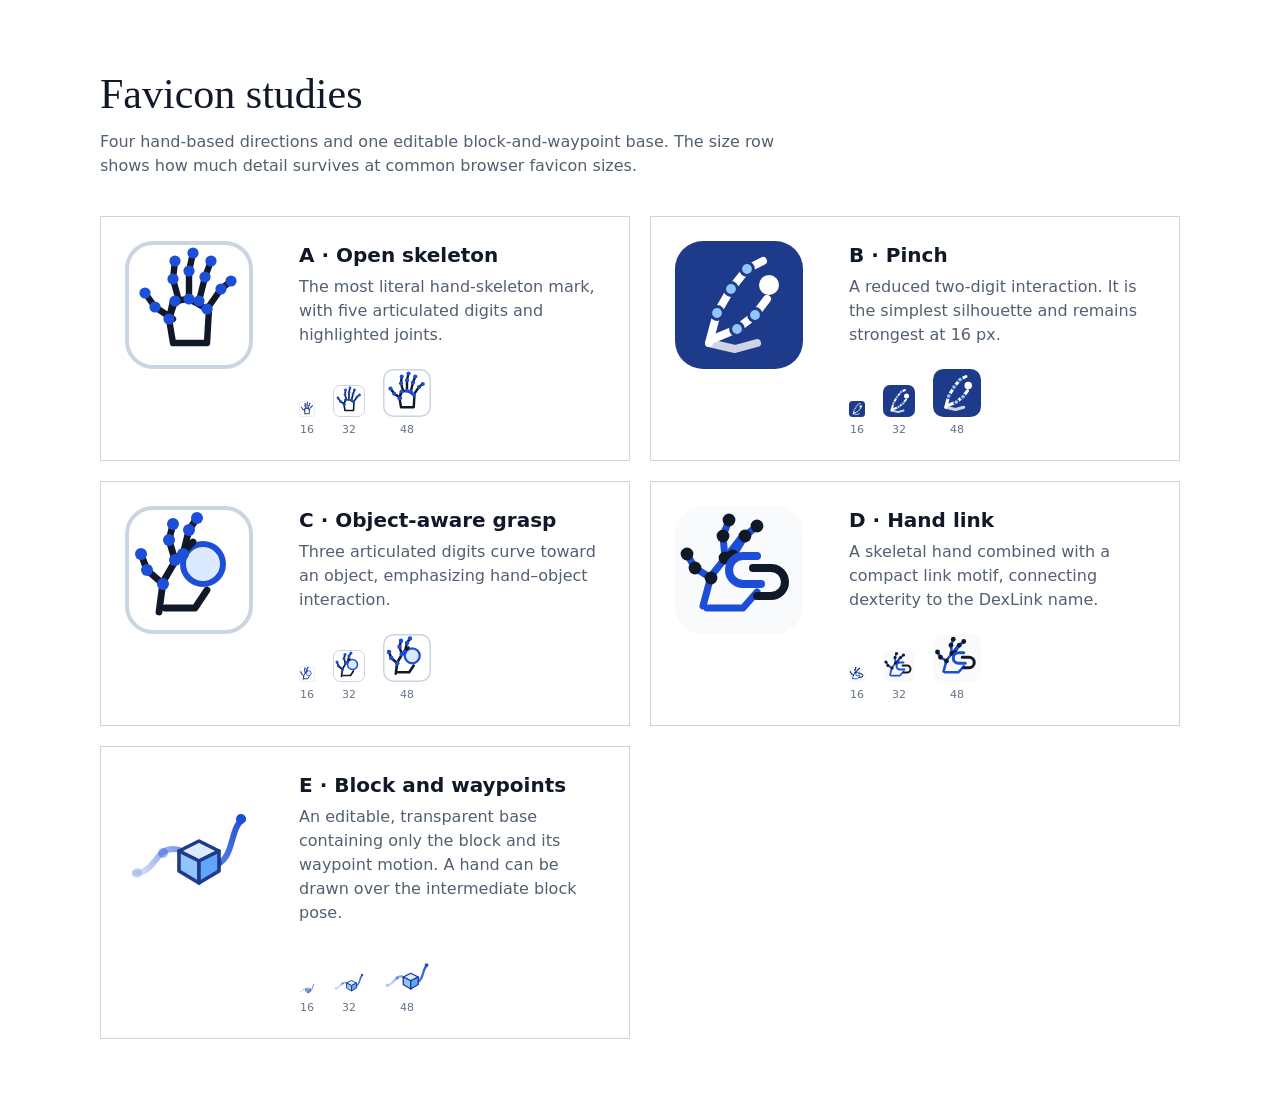
<file: favicon-options.html>
<!doctype html>
<html lang="en">
<head>
  <meta charset="utf-8">
  <meta name="viewport" content="width=device-width, initial-scale=1">
  <meta name="robots" content="noindex">
  <title>DexLink favicon studies</title>
  <style>
    * { box-sizing: border-box; }
    body { margin: 0; color: #111827; background: #fff; font-family: Inter, system-ui, sans-serif; }
    main { width: min(1080px, calc(100% - 40px)); margin: 70px auto; }
    h1 { margin: 0; font-family: Georgia, serif; font-size: 42px; font-weight: 500; }
    .intro { max-width: 720px; margin: 12px 0 38px; color: #526071; }
    .grid { display: grid; grid-template-columns: repeat(2, minmax(0, 1fr)); gap: 20px; }
    article { display: grid; grid-template-columns: 150px 1fr; gap: 24px; padding: 24px; border: 1px solid #cbd5e1; }
    .large { width: 128px; height: 128px; }
    h2 { margin: 2px 0 8px; font-size: 20px; }
    p { margin: 0; color: #526071; line-height: 1.5; }
    .scale { display: flex; align-items: end; gap: 18px; margin-top: 22px; color: #64748b; font-size: 11px; }
    .scale span { display: grid; justify-items: center; gap: 6px; }
    .s16 { width: 16px; height: 16px; }
    .s32 { width: 32px; height: 32px; }
    .s48 { width: 48px; height: 48px; }
    @media (max-width: 760px) { .grid { grid-template-columns: 1fr; } article { grid-template-columns: 110px 1fr; } .large { width: 96px; height: 96px; } }
  </style>
</head>
<body>
  <main>
    <h1>Favicon studies</h1>
    <p class="intro">Four hand-based directions and one editable block-and-waypoint base. The size row shows how much detail survives at common browser favicon sizes.</p>
    <div class="grid">
      <article>
        <img class="large" src="assets/favicon-options/hand-open.svg" alt="Option A: open articulated hand skeleton">
        <div><h2>A · Open skeleton</h2><p>The most literal hand-skeleton mark, with five articulated digits and highlighted joints.</p><div class="scale"><span><img class="s16" src="assets/favicon-options/hand-open.svg" alt="">16</span><span><img class="s32" src="assets/favicon-options/hand-open.svg" alt="">32</span><span><img class="s48" src="assets/favicon-options/hand-open.svg" alt="">48</span></div></div>
      </article>
      <article>
        <img class="large" src="assets/favicon-options/hand-pinch.svg" alt="Option B: skeletal pinch around an object">
        <div><h2>B · Pinch</h2><p>A reduced two-digit interaction. It is the simplest silhouette and remains strongest at 16 px.</p><div class="scale"><span><img class="s16" src="assets/favicon-options/hand-pinch.svg" alt="">16</span><span><img class="s32" src="assets/favicon-options/hand-pinch.svg" alt="">32</span><span><img class="s48" src="assets/favicon-options/hand-pinch.svg" alt="">48</span></div></div>
      </article>
      <article>
        <img class="large" src="assets/favicon-options/hand-grasp.svg" alt="Option C: articulated fingers approaching an object">
        <div><h2>C · Object-aware grasp</h2><p>Three articulated digits curve toward an object, emphasizing hand–object interaction.</p><div class="scale"><span><img class="s16" src="assets/favicon-options/hand-grasp.svg" alt="">16</span><span><img class="s32" src="assets/favicon-options/hand-grasp.svg" alt="">32</span><span><img class="s48" src="assets/favicon-options/hand-grasp.svg" alt="">48</span></div></div>
      </article>
      <article>
        <img class="large" src="assets/favicon-options/hand-link.svg" alt="Option D: articulated hand connected to a link symbol">
        <div><h2>D · Hand link</h2><p>A skeletal hand combined with a compact link motif, connecting dexterity to the DexLink name.</p><div class="scale"><span><img class="s16" src="assets/favicon-options/hand-link.svg" alt="">16</span><span><img class="s32" src="assets/favicon-options/hand-link.svg" alt="">32</span><span><img class="s48" src="assets/favicon-options/hand-link.svg" alt="">48</span></div></div>
      </article>
      <article>
        <img class="large" src="assets/favicon-options/block-waypoints.svg" alt="Option E: cube along an opacity-graded waypoint path">
        <div><h2>E · Block and waypoints</h2><p>An editable, transparent base containing only the block and its waypoint motion. A hand can be drawn over the intermediate block pose.</p><div class="scale"><span><img class="s16" src="assets/favicon-options/block-waypoints.svg" alt="">16</span><span><img class="s32" src="assets/favicon-options/block-waypoints.svg" alt="">32</span><span><img class="s48" src="assets/favicon-options/block-waypoints.svg" alt="">48</span></div></div>
      </article>
    </div>
  </main>
</body>
</html>
</file>
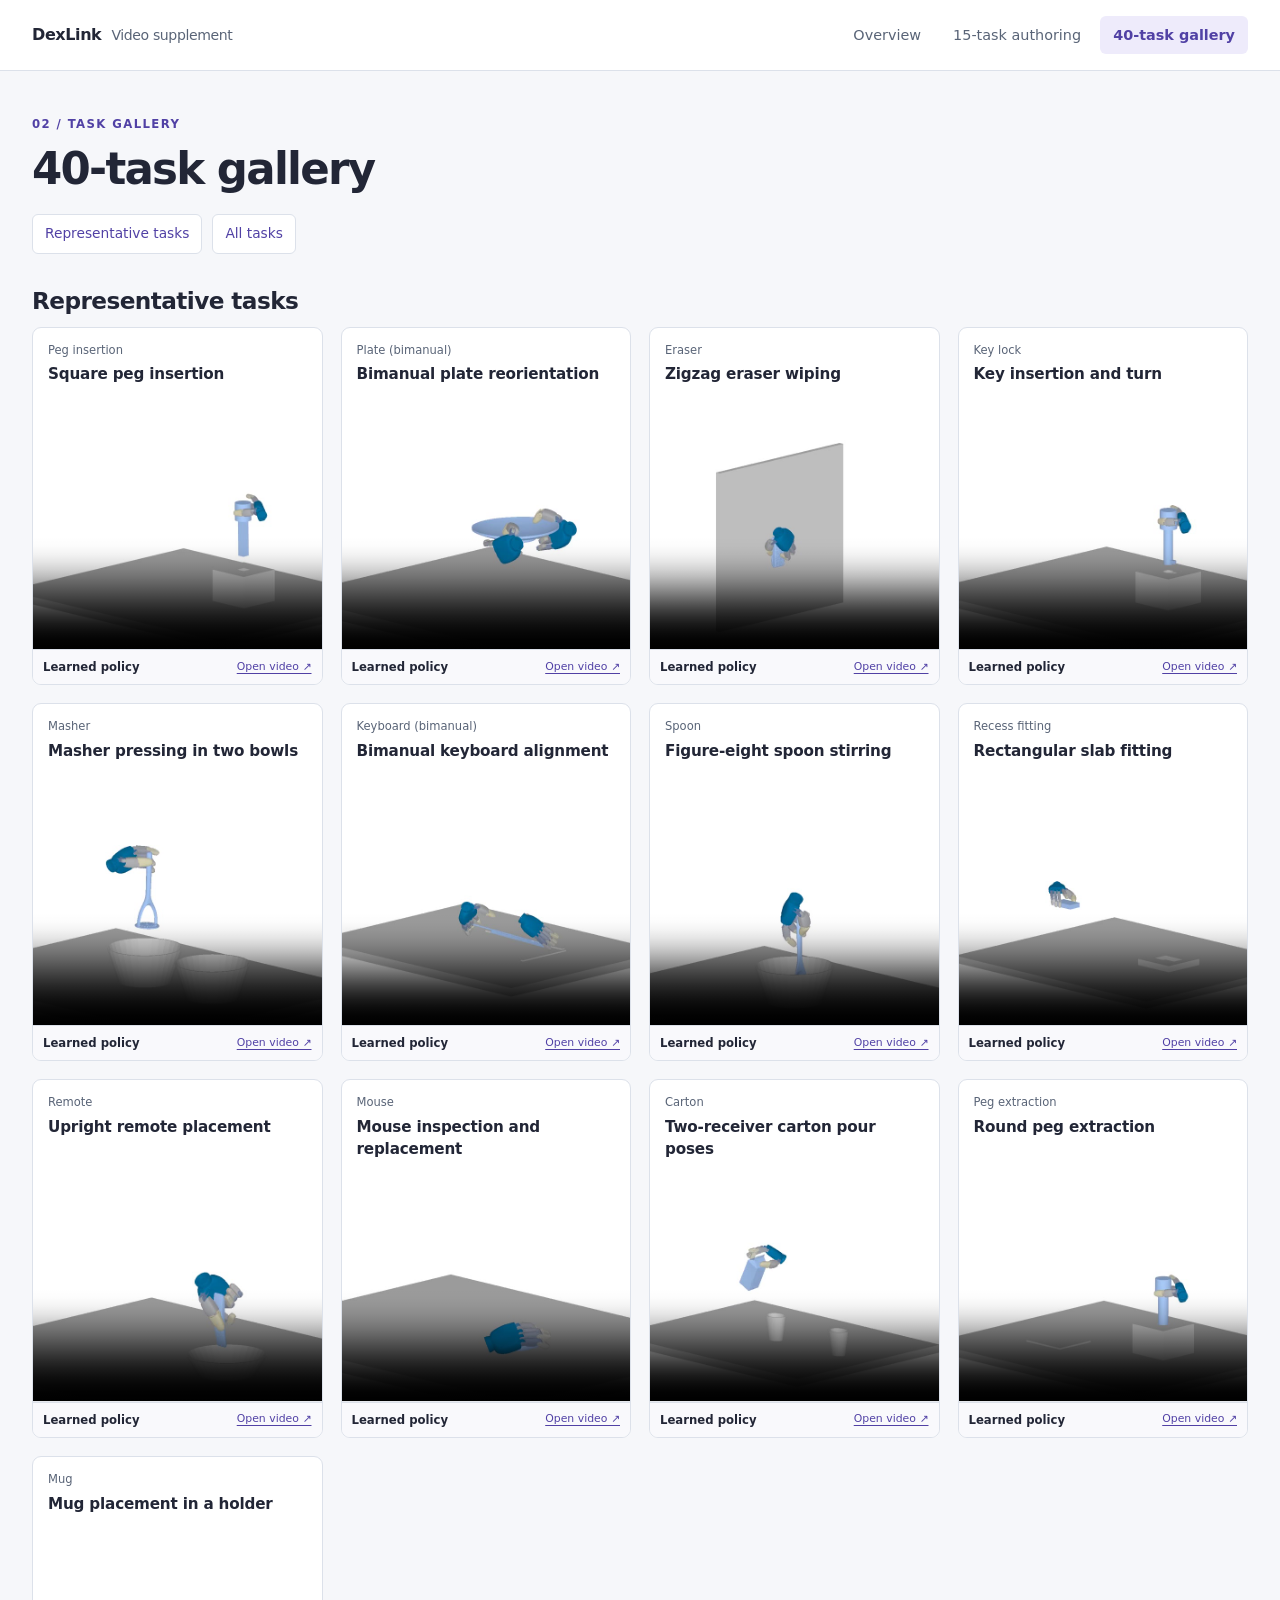
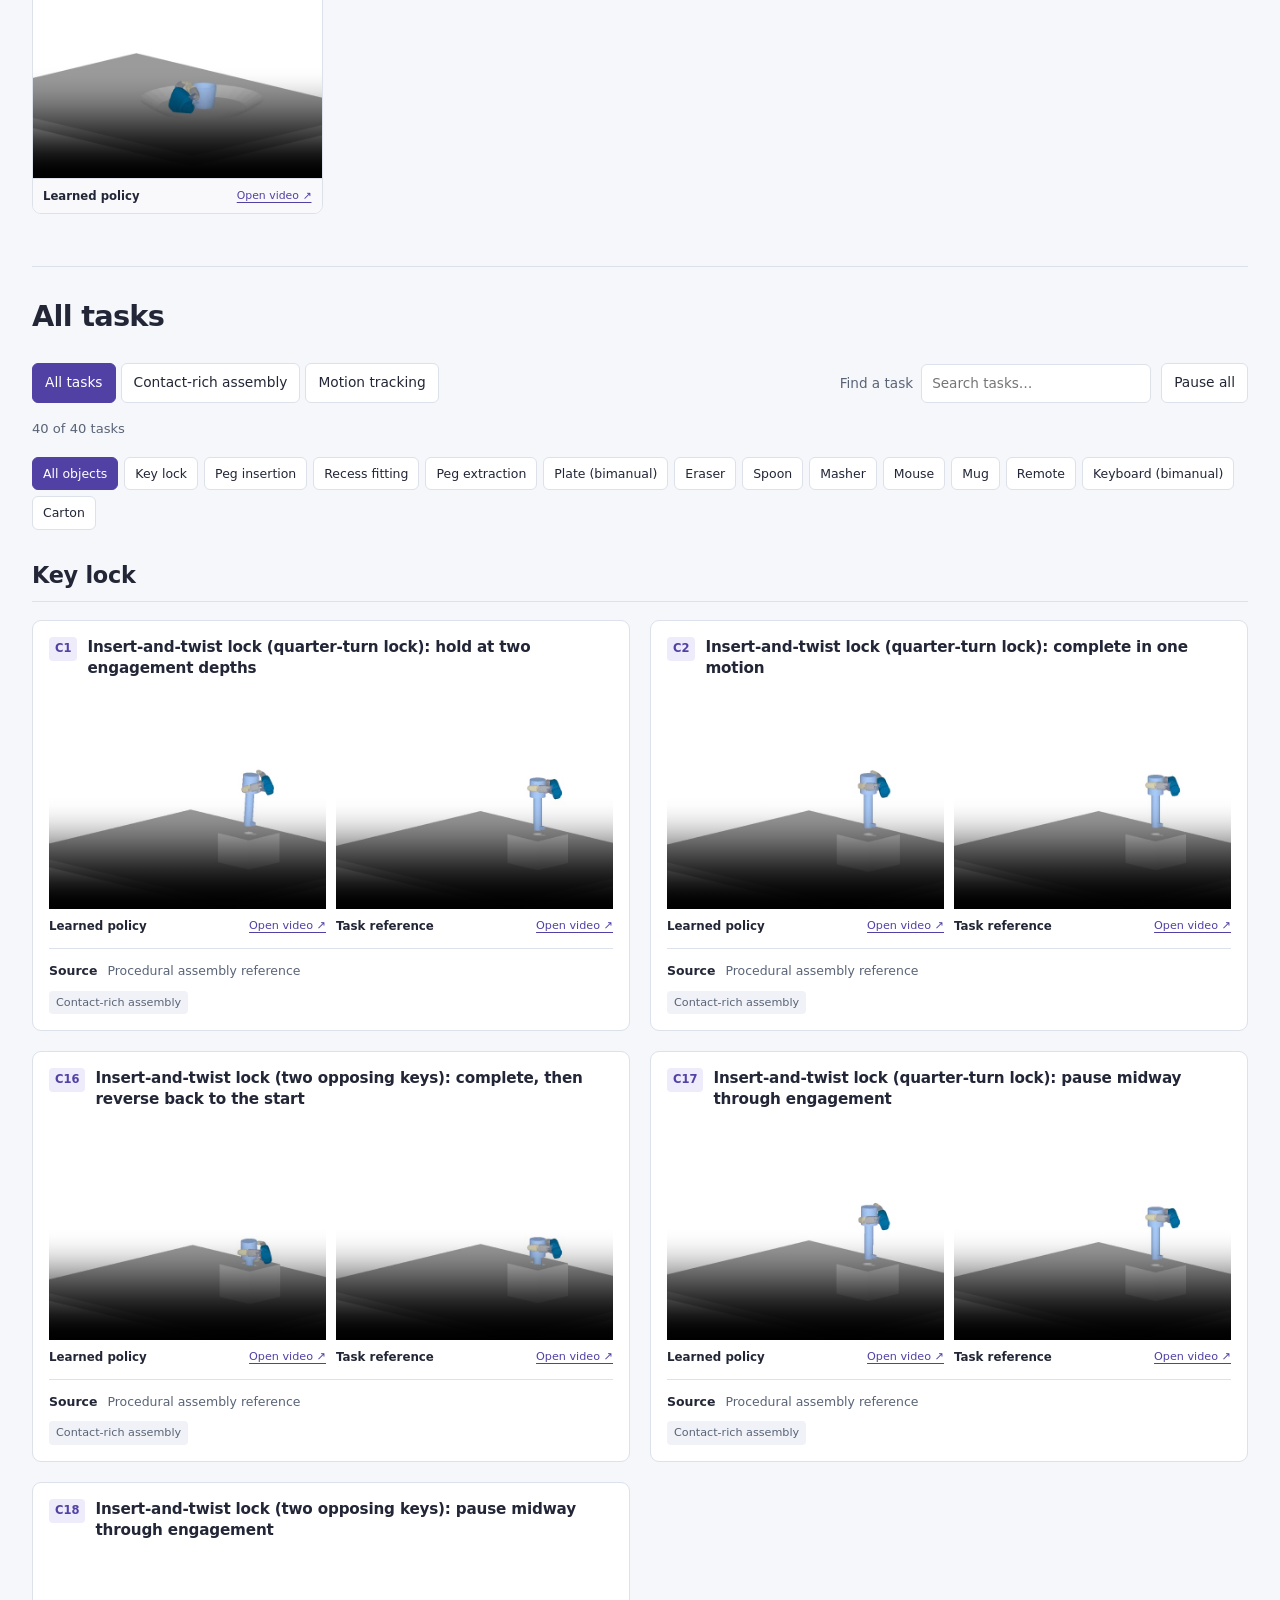
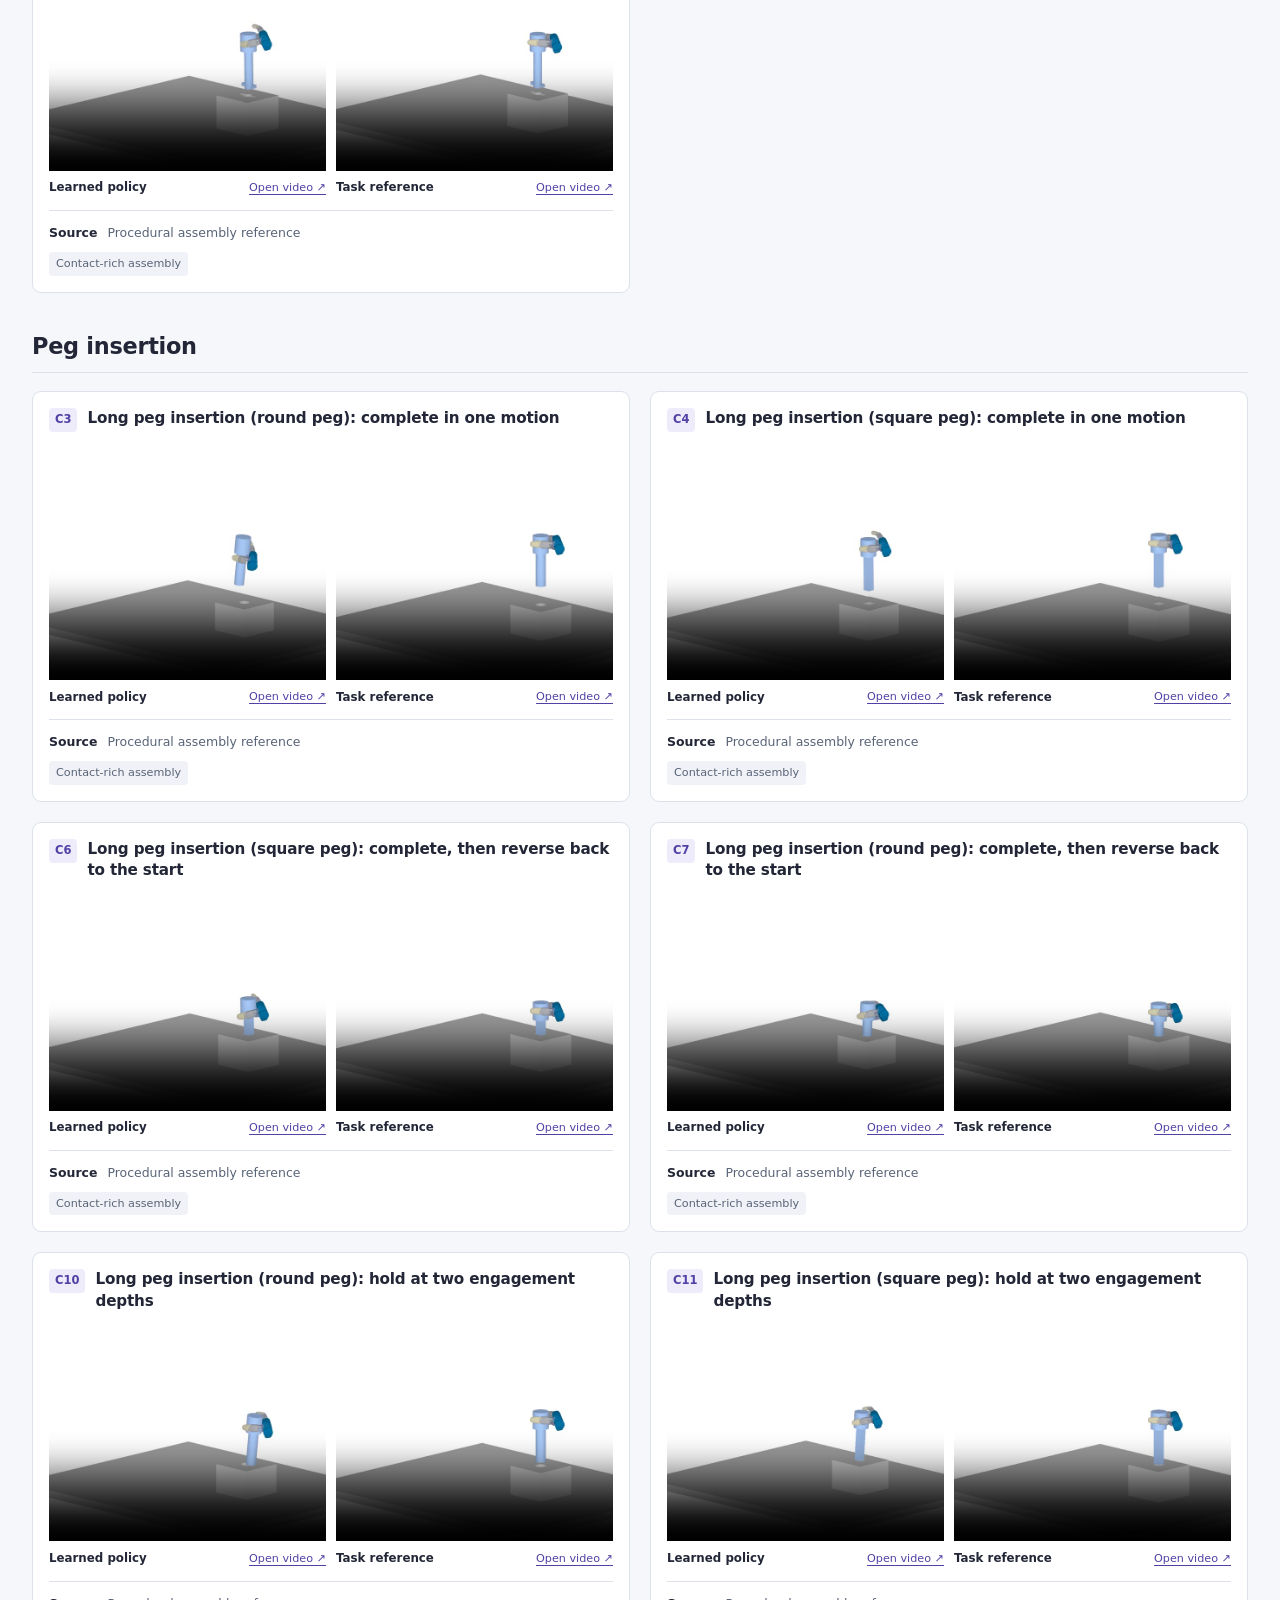
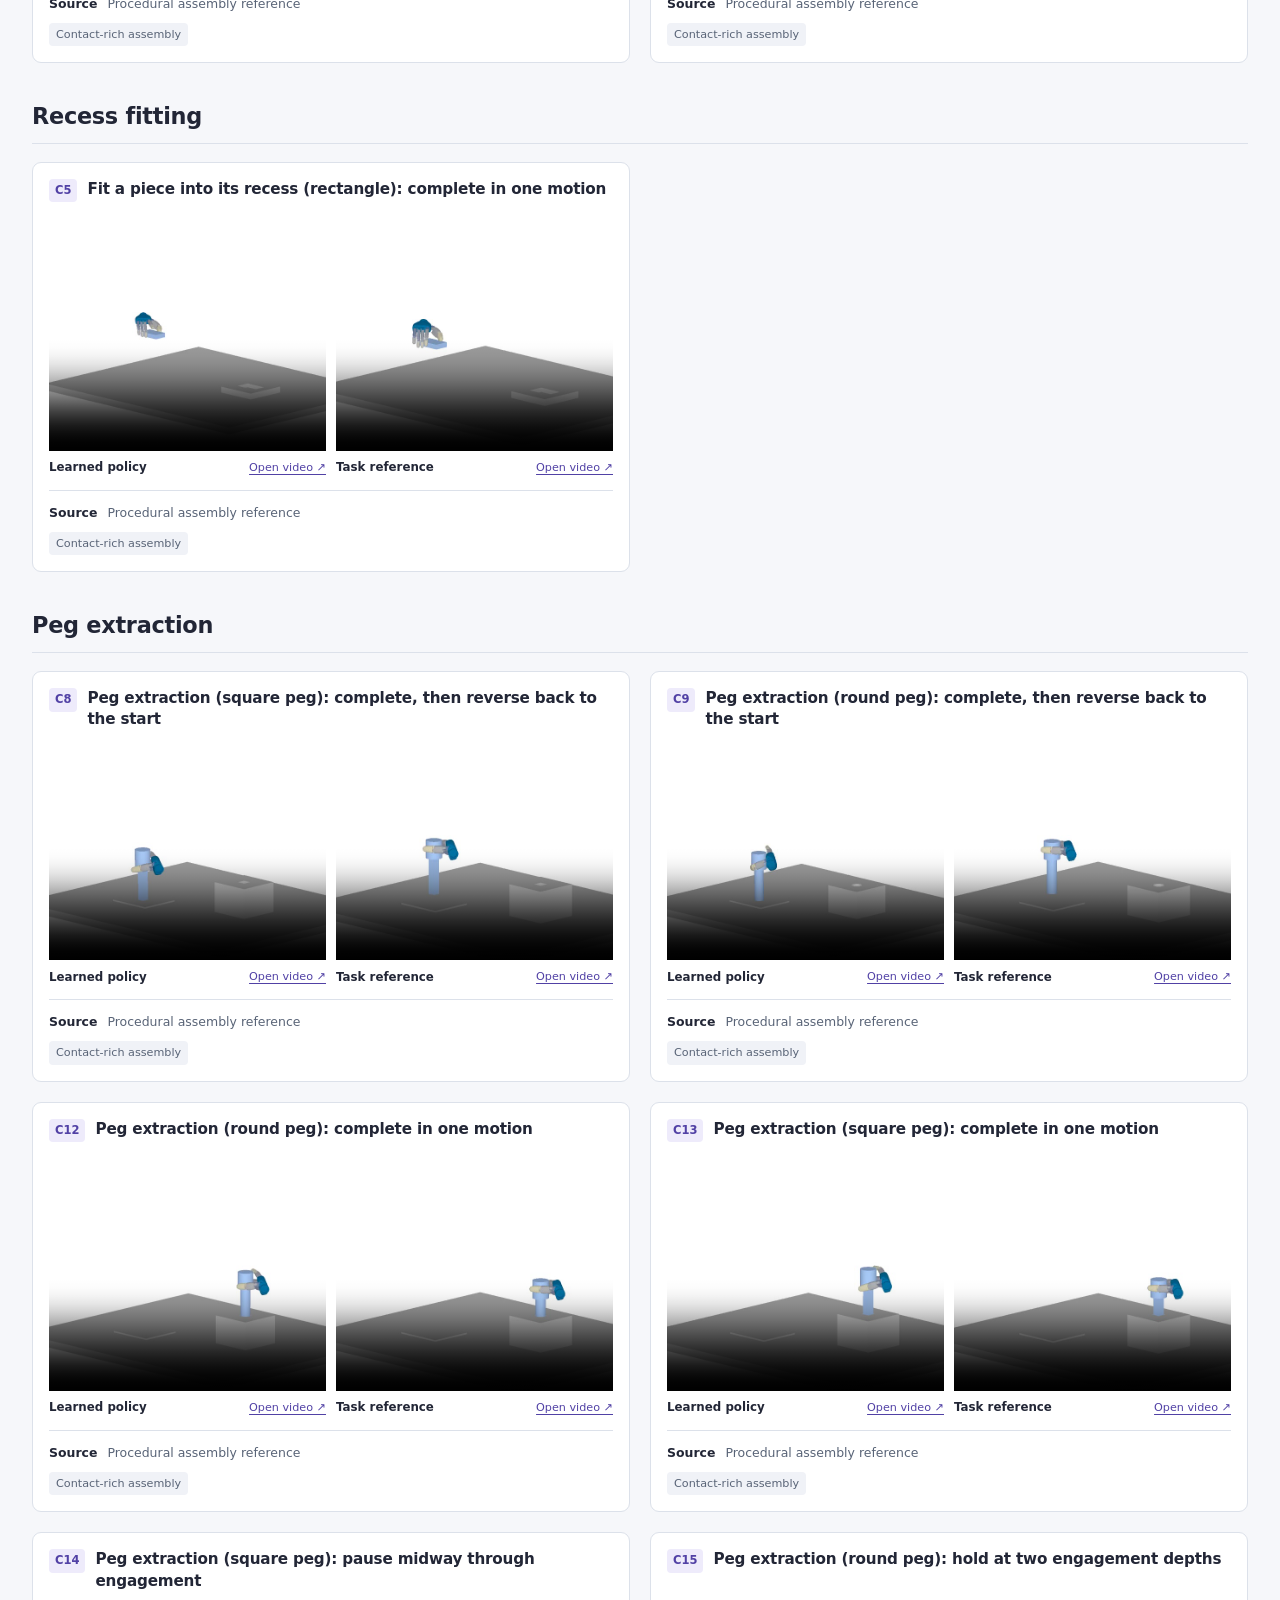
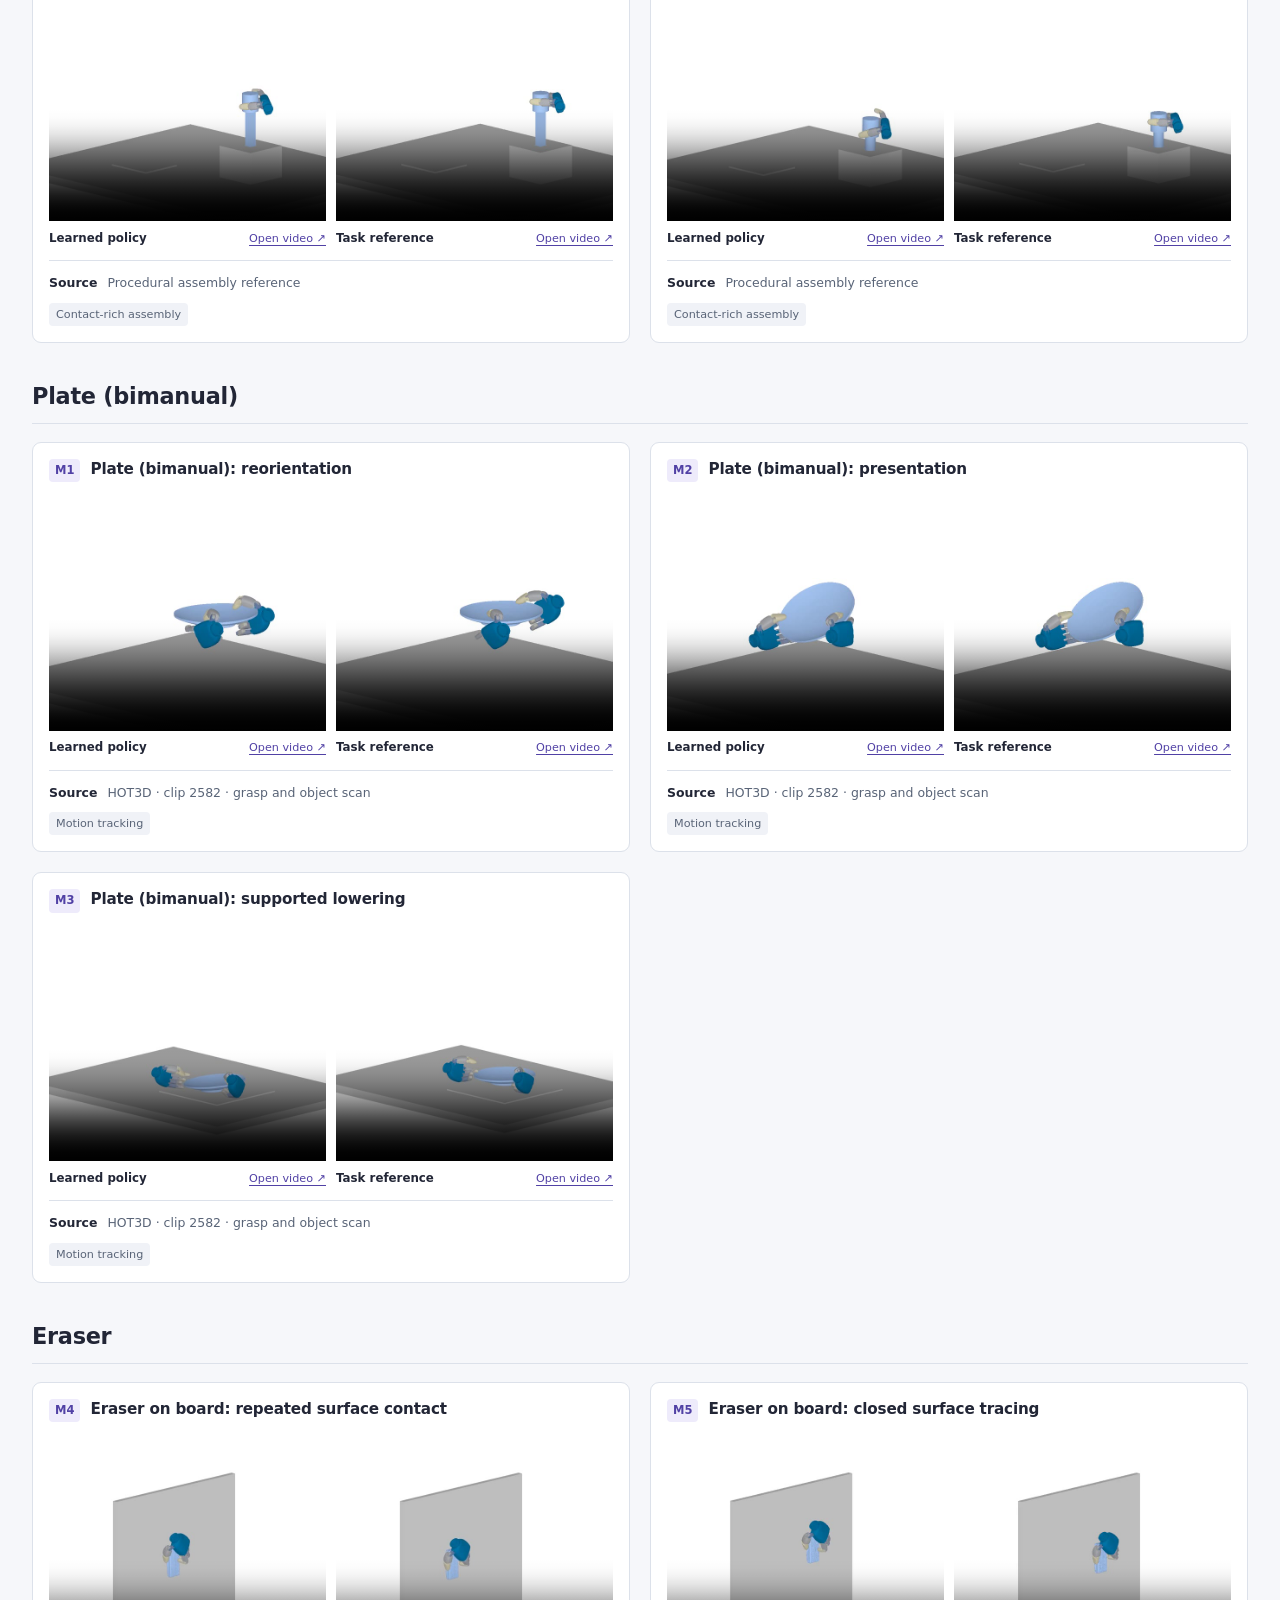
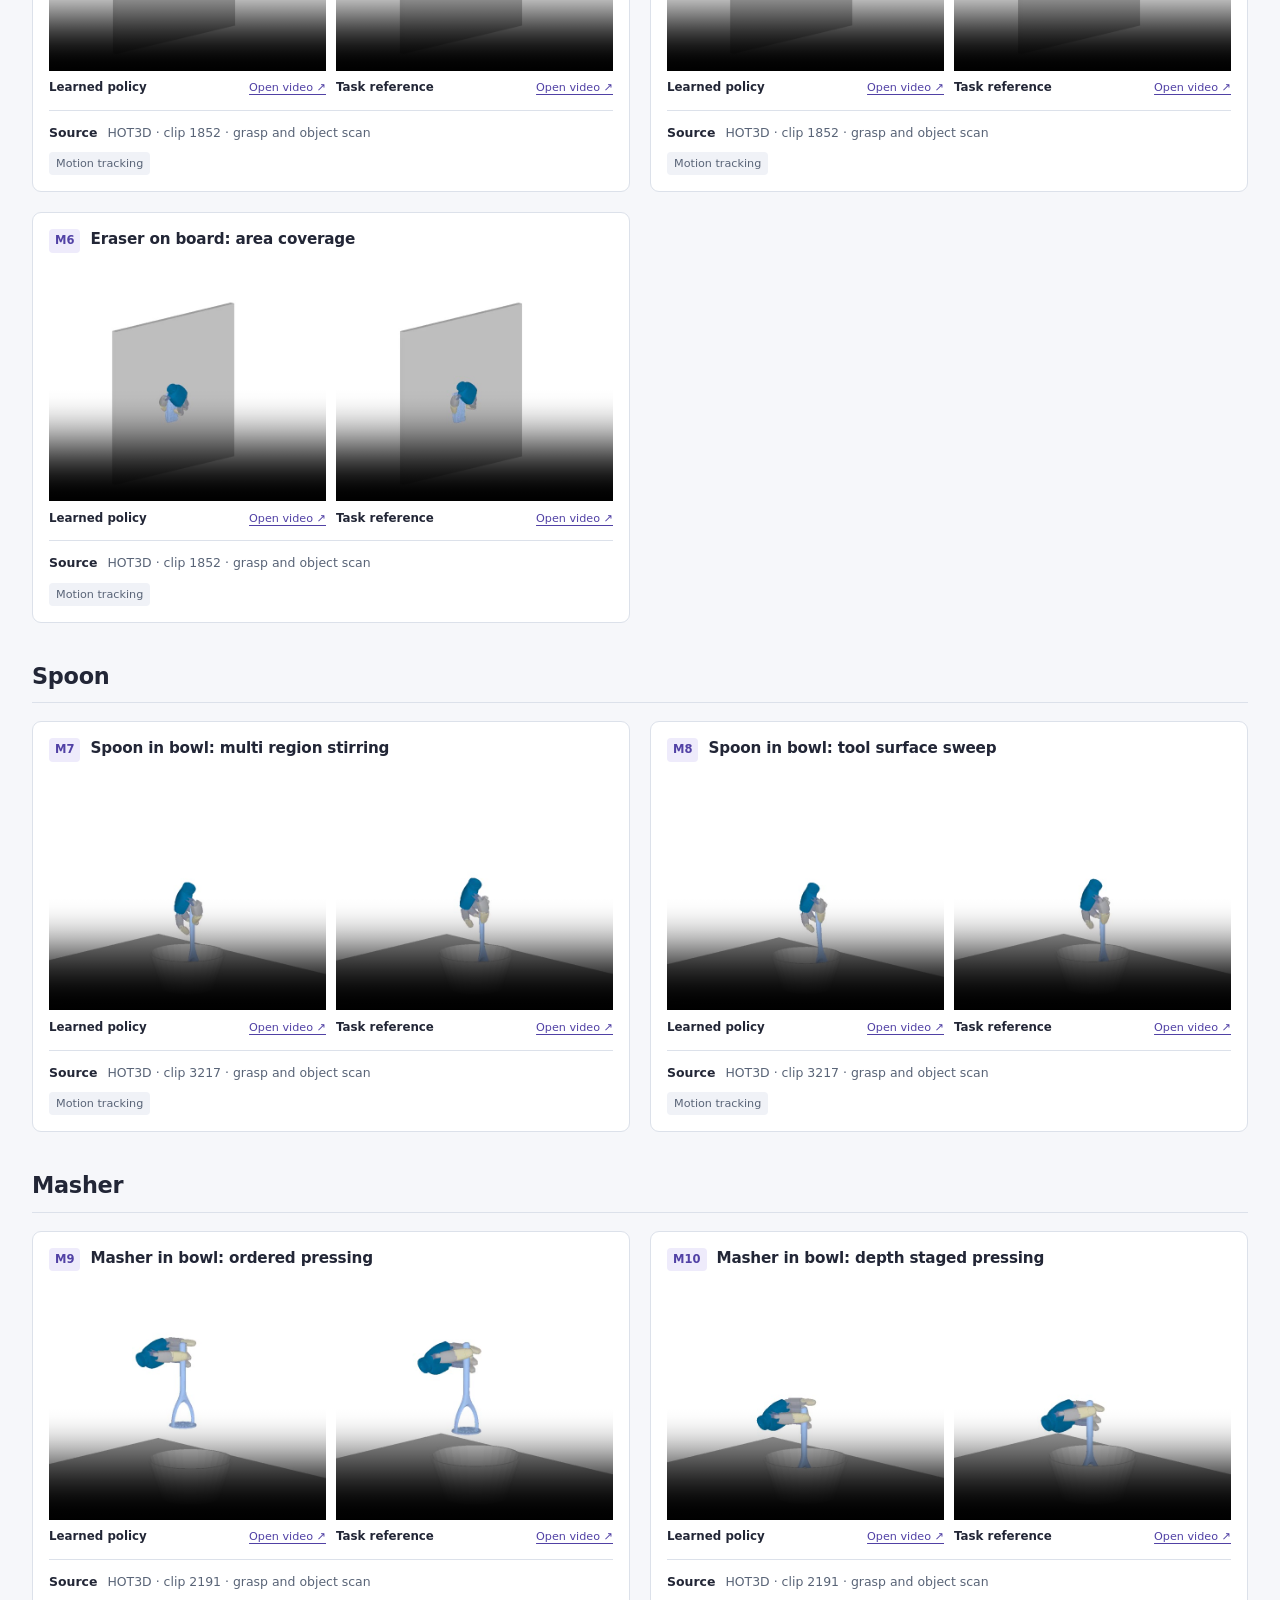
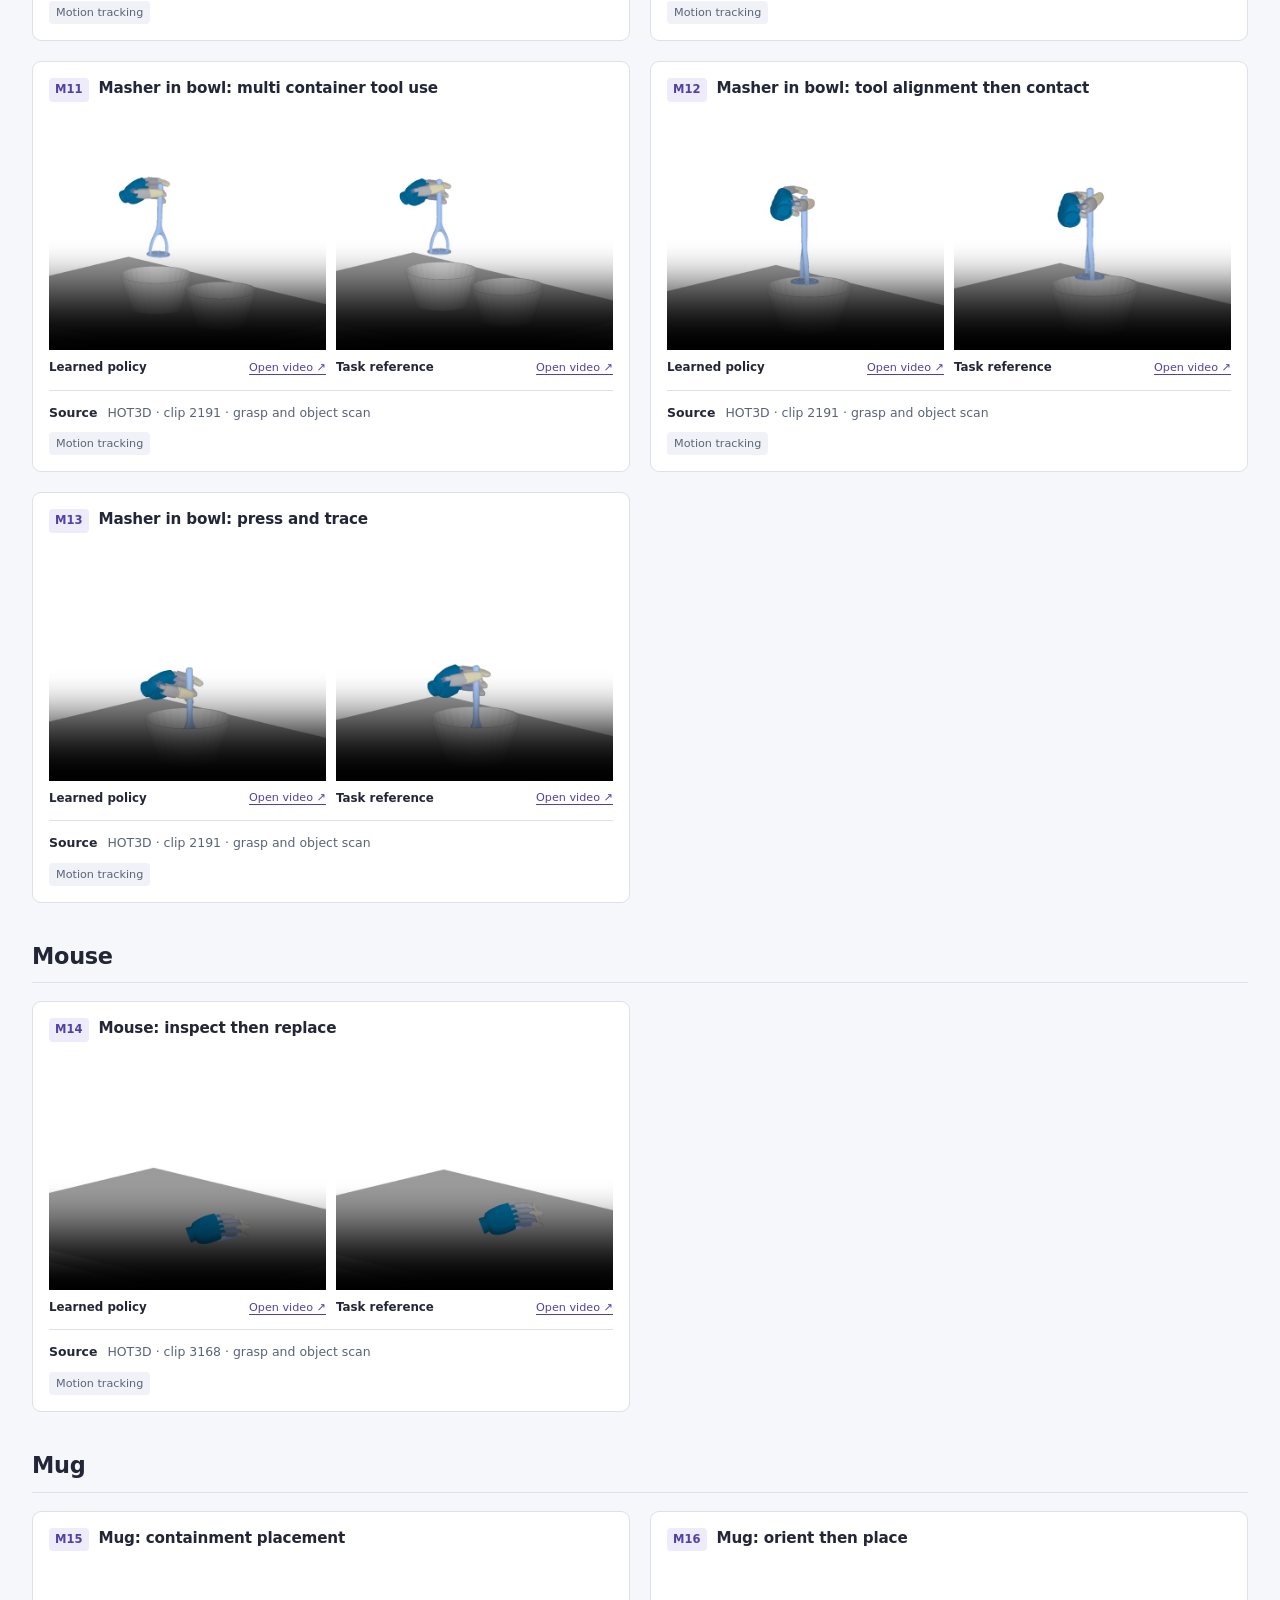
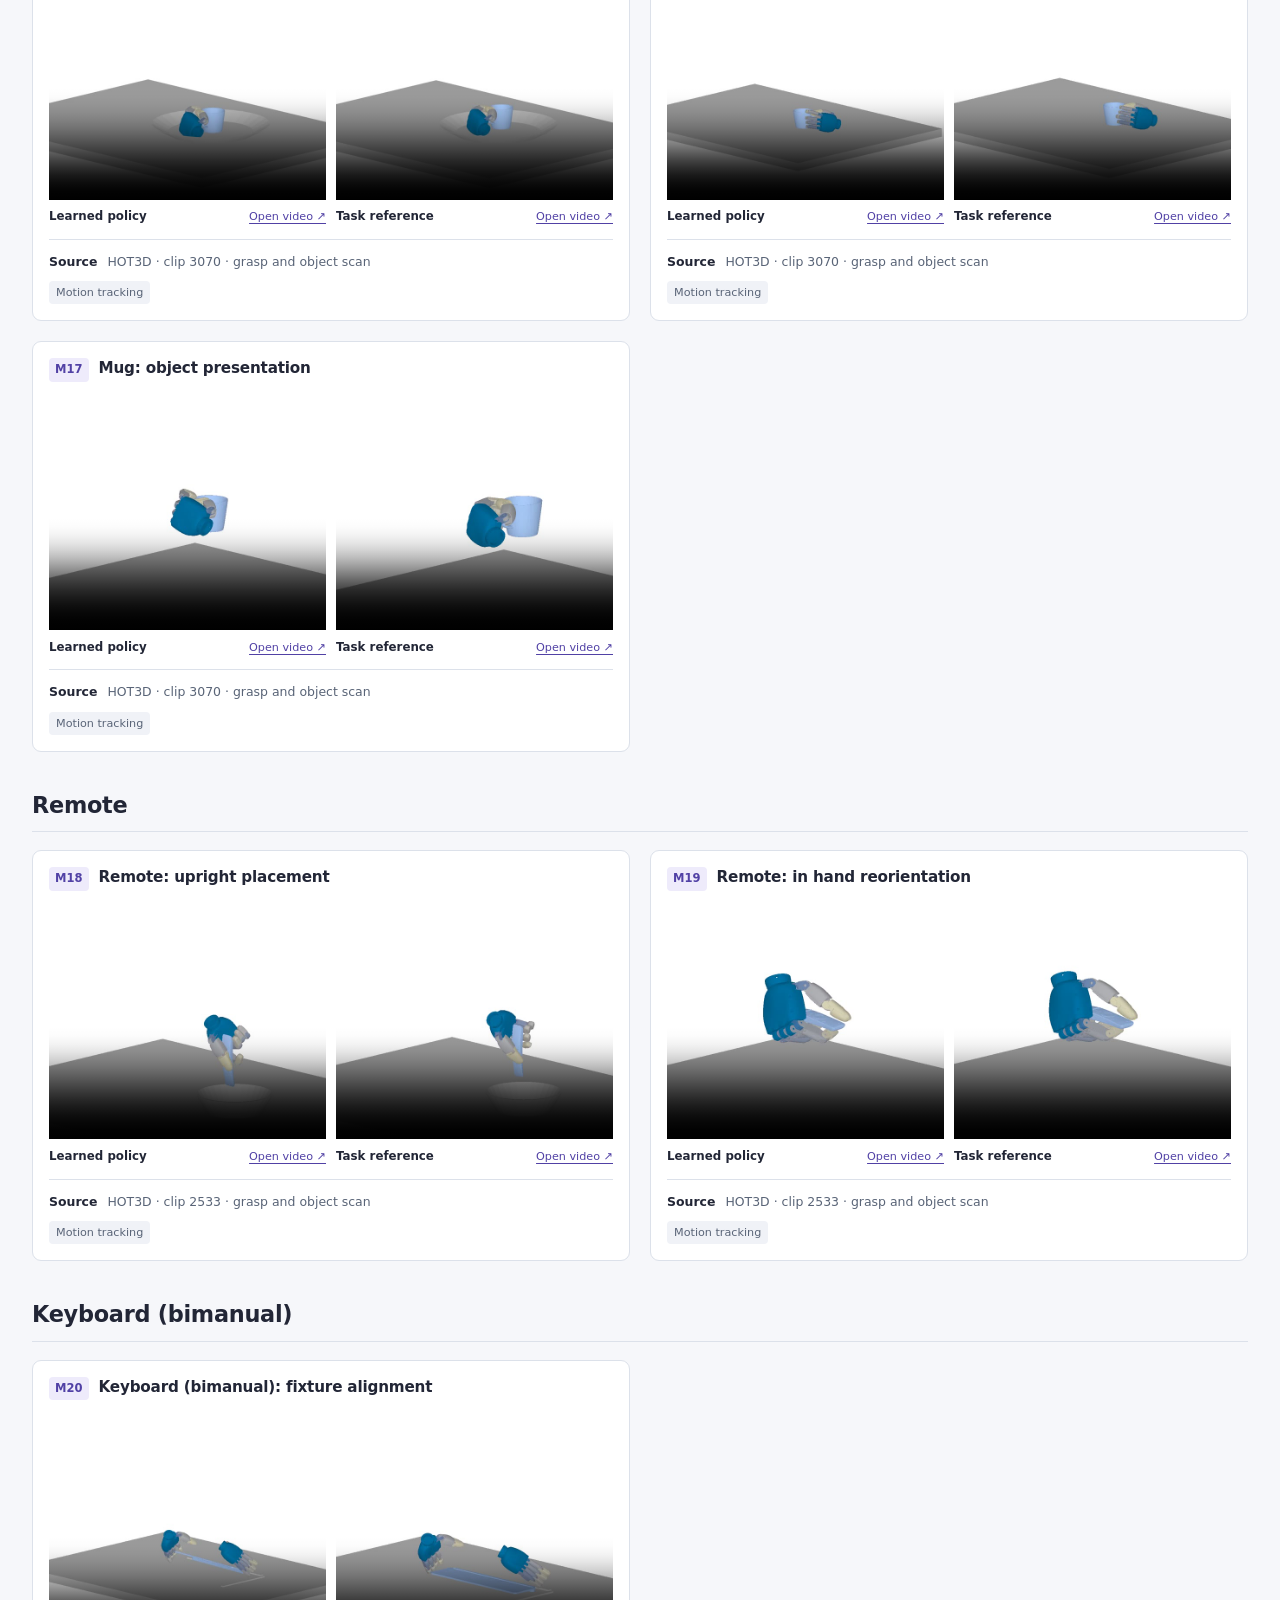
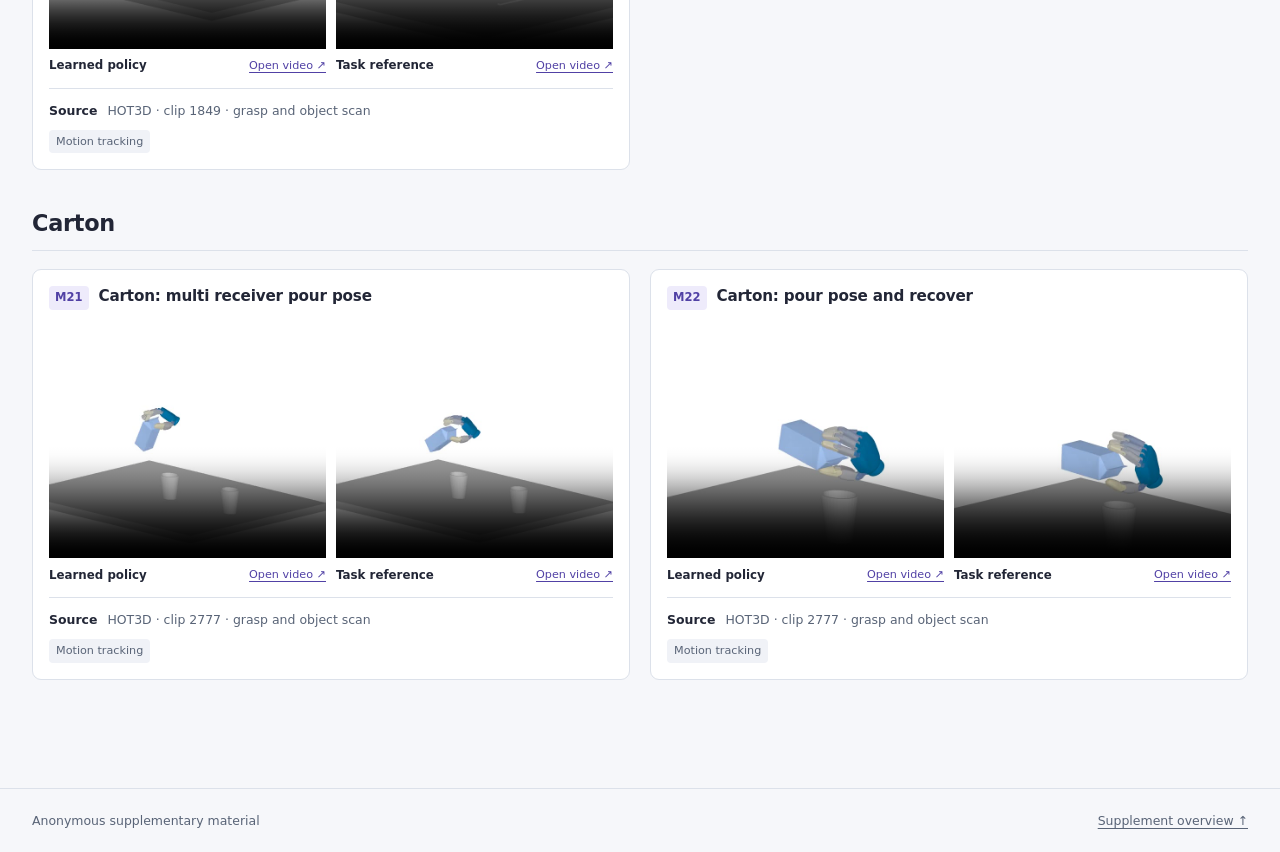
<file: tasks.html>
<!doctype html>
<html lang="en"><head><meta charset="utf-8"><meta name="viewport" content="width=device-width,initial-scale=1">
<meta name="referrer" content="no-referrer"><title>40-task gallery · DexLink video supplement</title>
<style>
:root{--ink:#222636;--muted:#596477;--paper:#f6f7fa;--line:#dce1ea;--accent:#5141a5;--soft:#eeebfb;--good:#216b52;--bad:#8c4e36;font-family:system-ui,-apple-system,BlinkMacSystemFont,"Segoe UI",sans-serif;color:var(--ink);background:var(--paper);font-size:16px;line-height:1.55}
*{box-sizing:border-box}body{margin:0}a{color:var(--accent);text-underline-offset:3px}button,input{font:inherit}button,a,input{touch-action:manipulation}button{cursor:pointer}button:focus-visible,a:focus-visible,input:focus-visible,video:focus-visible{outline:3px solid #b88016;outline-offset:4px}.skip{position:absolute;top:-80px;left:12px;background:#fff;padding:12px;z-index:20}.skip:focus{top:8px}
.topbar{background:#fff;border-bottom:1px solid var(--line)}.nav{max-width:1536px;margin:auto;display:flex;align-items:center;justify-content:space-between;gap:20px;padding:16px 32px}.brand{text-decoration:none;color:var(--ink);font-weight:750;letter-spacing:-.4px}.brand span{font-weight:400;color:var(--muted);margin-left:10px;font-size:.88rem}.navlinks{display:flex;gap:6px;flex-wrap:wrap}.navlinks a{text-decoration:none;padding:8px 13px;border-radius:6px;color:var(--muted);font-size:.9rem}.navlinks a[aria-current=page]{color:var(--accent);background:var(--soft);font-weight:650}
main{max-width:1536px;margin:0 auto;padding:44px 32px 70px}.eyebrow{text-transform:uppercase;color:var(--accent);font-size:.73rem;letter-spacing:.12em;font-weight:750;margin:0 0 12px}h1{font-size:clamp(2rem,3.4vw,3.5rem);letter-spacing:-.04em;line-height:1.12;max-width:1050px;margin:0 0 20px;font-weight:720}h2{font-size:1.45rem;letter-spacing:-.025em;line-height:1.25;margin:0 0 12px}h3{font-size:1.02rem;line-height:1.4;letter-spacing:-.012em;margin:0}.lead{max-width:850px;color:var(--muted);font-size:1.07rem;margin:0 0 24px}.subnote{font-size:.88rem;color:var(--muted);max-width:1000px;margin:12px 0}.hero{padding:28px 0 26px}.hero h1{max-width:1000px}.hero .lead{max-width:750px}.numbers{display:flex;gap:28px;flex-wrap:wrap;border-top:1px solid var(--line);padding-top:22px;margin:30px 0}.numbers strong{font-size:1.9rem;letter-spacing:-.04em;margin-right:7px}.numbers span{color:var(--muted);font-size:.9rem}
.sections{display:grid;grid-template-columns:repeat(2,minmax(0,1fr));gap:22px;max-width:1100px}.section-link{border:1px solid var(--line);border-radius:12px;background:#fff;overflow:hidden;text-decoration:none;color:var(--ink);display:flex;flex-direction:column;transition:transform .15s,border-color .15s}.section-link:hover{transform:translateY(-3px);border-color:var(--accent)}.section-link img{width:100%;aspect-ratio:4/3;object-fit:contain;border-bottom:1px solid var(--line);background:#fff}.section-copy{padding:24px;display:flex;flex-direction:column;flex:1}.section-copy p{color:var(--muted);font-size:.94rem;flex:1}.open{color:var(--accent);font-weight:650;font-size:.92rem;margin-top:12px}.section-number{font-size:.78rem;color:var(--accent);font-weight:750;margin-bottom:10px}
.controls{display:flex;flex-wrap:wrap;align-items:center;gap:10px;margin:28px 0 16px}.filter-set{display:flex;gap:5px;flex-wrap:wrap}.filter-set button,.quiet,.pair-actions button,.row-play{background:#fff;border:1px solid var(--line);border-radius:6px;padding:8px 12px;font-size:.86rem;color:var(--ink)}.filter-set button[aria-pressed=true]{background:var(--accent);border-color:var(--accent);color:#fff}.search{margin-left:auto;display:flex;gap:8px;align-items:center;color:var(--muted);font-size:.85rem}.search input{width:230px;max-width:100%;border:1px solid var(--line);border-radius:6px;padding:8px 10px;background:#fff;color:var(--ink)}.count{color:var(--muted);font-size:.82rem;margin:0 0 18px}.quiet:hover,.pair-actions button:hover,.row-play:hover{background:var(--soft)}.quiet:disabled{cursor:default;opacity:.7}.empty{padding:36px;text-align:center;border:1px dashed var(--line);border-radius:10px;background:#fff}
.task-grid{display:grid;grid-template-columns:repeat(4,minmax(0,1fr));gap:20px}.task-card,.pair-card{background:#fff;border:1px solid var(--line);border-radius:10px;overflow:hidden;min-width:0}.task-info{padding:16px}.task-info p{font-size:.85rem;color:var(--muted);margin:8px 0 0}.small-label{font-size:.7rem;letter-spacing:.05em;color:var(--muted);font-weight:650;text-transform:uppercase;margin-bottom:7px}.tags{display:flex;gap:6px;flex-wrap:wrap;margin-top:12px}.tag{font-size:.7rem;background:#f0f2f7;color:var(--muted);padding:3px 7px;border-radius:4px}.good{background:#eaf4ef;color:var(--good)}.failed{background:#fcf0e8;color:var(--bad)}video{display:block;width:100%;height:auto;aspect-ratio:4/3;background:#e7e9ee;object-fit:contain}figure{margin:0;min-width:0}figcaption{padding:9px 12px;background:#f9f9fc;border-top:1px solid var(--line);font-size:.8rem;color:var(--muted);display:flex;justify-content:space-between;align-items:center;gap:8px}figcaption a{font-size:.75rem;white-space:nowrap}.caption-label{font-weight:650;color:var(--ink)}
.pairs{display:grid;gap:24px}.pair-top{padding:20px 22px;display:flex;gap:16px;justify-content:space-between;align-items:flex-start}.pair-top p{margin:7px 0 0;color:var(--muted);font-size:.88rem;max-width:850px}.score{font-size:1.05rem;font-weight:750;white-space:nowrap;text-align:right}.score small{font-size:.72rem;display:block;font-weight:400;color:var(--muted)}.pair-videos{display:grid;grid-template-columns:repeat(2,minmax(0,1fr));border-top:1px solid var(--line)}.pair-videos figure+figure{border-left:1px solid var(--line)}.pair-actions{display:flex;gap:8px;padding:12px 22px;align-items:center;flex-wrap:wrap}.pair-actions .tag{margin-left:auto}.task-note{font-size:.82rem;color:var(--muted);padding:0 22px 16px;margin:0}.evaluation-note{background:#fff;border:1px solid var(--line);border-radius:8px;padding:14px 18px;margin:24px 0;color:var(--muted);font-size:.88rem}.evaluation-note summary{cursor:pointer;font-weight:650;color:var(--ink)}.evaluation-note p{margin:10px 0 0}.evaluation-note ul{padding-left:20px;margin:10px 0}.evaluation-note li+li{margin-top:5px}
.matrix-wrap{overflow:auto;border:1px solid var(--line);border-radius:10px;background:#fff;margin-top:24px;isolation:isolate}.matrix{width:100%;min-width:1120px;border-collapse:separate;border-spacing:0;table-layout:fixed}.matrix th,.matrix td{border-right:1px solid var(--line);border-bottom:1px solid var(--line);vertical-align:top;padding:12px}.matrix tr>*:last-child{border-right:0}.matrix tr:last-child>*{border-bottom:0}.matrix thead th{background:#f0f2f8;text-align:center;font-size:.93rem;vertical-align:middle}.matrix thead th small{display:block;font-weight:400;color:var(--muted);font-size:.72rem;margin-top:4px}.matrix th:first-child{width:185px;position:sticky;left:0;background:#f9f9fc;z-index:1;text-align:left}.matrix th .method{font-size:.92rem;line-height:1.45;margin-bottom:14px}.matrix tr.ours th{color:var(--accent);background:#f1eefb}.matrix tr.ours td{background:#fcfbff}.matrix video{aspect-ratio:15/7}.matrix figcaption{border:0;background:transparent;padding:8px 0 0;font-size:.75rem;align-items:flex-start}.matrix .metric{display:block;font-size:.87rem;font-weight:700;color:var(--ink);margin-bottom:4px}.matrix .tag{font-size:.67rem}.matrix .row-play{font-size:.76rem}.matrix-help{color:var(--muted);font-size:.8rem}.legend{display:flex;gap:12px;flex-wrap:wrap;align-items:center;margin:20px 0 0;font-size:.84rem;color:var(--muted)}footer{border-top:1px solid var(--line);padding:22px 32px;color:var(--muted);font-size:.78rem}footer .inner{max-width:1472px;margin:auto;display:flex;justify-content:space-between;gap:15px;flex-wrap:wrap}footer a{color:var(--muted)}[hidden]{display:none!important}
@media(min-width:1600px){.matrix{min-width:1250px}.matrix th:first-child{width:200px}}@media(max-width:1150px){.task-grid{grid-template-columns:repeat(3,minmax(0,1fr))}.brand span{display:none}.nav{padding:14px 24px}main{padding:32px 24px 50px}.sections{gap:16px}.section-copy{padding:20px}}@media(max-width:800px){.nav{align-items:flex-start;flex-direction:column;gap:9px}.navlinks{gap:2px}.navlinks a{padding:6px 10px;font-size:.81rem}.task-grid{grid-template-columns:repeat(2,minmax(0,1fr))}.sections{grid-template-columns:1fr}.section-link{display:grid;grid-template-columns:40% 1fr}.section-link img{height:100%;aspect-ratio:auto;border-bottom:0;border-right:1px solid var(--line)}.section-copy{padding:20px}.section-copy p{margin:5px 0}.numbers{gap:20px}.search{margin-left:0}.hero{padding-top:12px}.pair-top{padding:16px}.pair-actions{padding:12px 16px}.task-note{padding:0 16px 16px}.matrix th:first-child{width:165px}.matrix{min-width:1100px}}@media(max-width:520px){main{padding:28px 16px 45px}.nav{padding:14px 16px}.brand{font-size:1rem}.navlinks a{font-size:.77rem;padding:6px 8px}.lead{font-size:.98rem}h1{font-size:2.1rem}.task-grid{grid-template-columns:1fr}.pair-videos{grid-template-columns:1fr}.pair-videos figure+figure{border-left:0;border-top:1px solid var(--line)}.pair-top{flex-direction:column;gap:10px}.score{text-align:left;font-size:.93rem}.score small{display:inline;margin-left:5px}.section-link{display:flex}.section-link img{aspect-ratio:4/3;height:auto;border:0;border-bottom:1px solid var(--line)}.section-copy{padding:20px}.search{width:100%}.search input{flex:1;width:0}.filter-set button{font-size:.77rem;padding:7px 9px}.quiet{font-size:.77rem}footer{padding:20px 16px}.numbers{gap:14px;justify-content:space-between}.numbers strong{font-size:1.5rem;display:block}.numbers span{font-size:.77rem}.matrix th,.matrix td{padding:9px}.matrix th:first-child{width:150px}.matrix{min-width:1040px}.matrix .row-play{padding:6px 8px}.matrix .method{font-size:.83rem}}
@media(prefers-reduced-motion:reduce){*{scroll-behavior:auto!important;transition:none!important}}

/* The authoring history keeps one task per row and the two main videos first. */
.review-outline{display:grid;grid-template-columns:repeat(3,minmax(0,1fr));gap:14px;list-style:none;padding:0;margin:24px 0}.review-outline li{background:#fff;border:1px solid var(--line);border-top:3px solid var(--accent);border-radius:7px;padding:14px 18px}.review-outline span{display:block;color:var(--accent);font-size:.75rem;font-weight:700;text-transform:uppercase;letter-spacing:.05em}.review-outline strong{display:block;margin-top:5px;font-size:1.07rem}.review-outline small{display:block;margin-top:4px;color:var(--muted);font-size:.8rem}
.authoring-scroll{overflow:auto;max-height:78vh;min-height:360px;border:1px solid var(--line);border-radius:9px;background:#fff;isolation:isolate;margin-top:12px;overscroll-behavior:contain}.authoring-table{width:100%;min-width:1320px;table-layout:fixed;border-collapse:separate;border-spacing:0}.authoring-table .media-column{width:21%}.authoring-table th,.authoring-table td{vertical-align:top;border-bottom:1px solid var(--line);border-right:1px solid var(--line);padding:12px}.authoring-table tr>*:last-child{border-right:0}.authoring-table tbody tr:last-child>*{border-bottom:0}.authoring-table thead th{background:#f0f2f8;position:sticky;top:0;z-index:2;text-align:left;font-size:.92rem;padding:14px}.authoring-table thead small{display:block;font-size:.73rem;color:var(--muted);font-weight:400;margin-top:3px}.authoring-table tbody th{font-weight:400;text-align:left}.authoring-table .authoring-primary{background:#fcfcff}.authoring-table h2{font-size:.96rem;line-height:1.4;letter-spacing:-.015em;margin:0}.row-media-head{min-height:116px;display:flex;flex-direction:column;align-items:flex-start;gap:6px}.row-media-head .small-label{margin:0;font-size:.66rem}.review-count{font-size:.73rem;color:var(--muted)}.row-score{font-size:1.2rem;font-weight:750}.row-score span{display:block;font-size:.73rem;font-weight:400;color:var(--muted)}.row-media-head .tag{margin-top:2px}.authoring-table figcaption{font-size:.72rem;padding:8px 0;background:transparent;border:0;align-items:flex-start}.authoring-table figcaption a{font-size:.68rem}.row-actions{display:flex;gap:6px;margin-top:12px;flex-wrap:wrap}.row-actions button{background:#fff;border:1px solid var(--line);border-radius:5px;padding:6px 9px;font-size:.74rem}.row-actions button:hover{background:var(--soft)}.row-actions [data-play-status]{color:var(--muted);font-size:.72rem}.row-note{font-size:.75rem;color:var(--muted);line-height:1.5;margin:10px 0 0}.review-status{display:inline-block;font-size:.72rem;font-weight:650;padding:4px 7px;border-radius:4px;margin-bottom:12px}.review-status.revision{color:#82530b;background:#fff3d9}.review-status.approval{color:var(--good);background:#eaf4ef}.review-cell p{font-size:.79rem;line-height:1.55;margin:0 0 14px;color:var(--ink)}.review-cell p strong{display:block;text-transform:uppercase;letter-spacing:.05em;font-size:.62rem;color:var(--muted);margin-bottom:5px}.review-cell .review-action{border-left:2px solid #d9d2ef;padding-left:10px;color:var(--muted);margin-bottom:0}.review-cell figure{margin-bottom:12px}.review-unused{background:#fafbfc!important}.review-unused p{color:#727c8c;font-size:.75rem;margin-top:5px}.review-dash{color:#a6afbd;font-size:1.2rem}
@media(max-width:800px){.review-outline{gap:8px}.review-outline li{padding:12px}.review-outline strong{font-size:.92rem}.review-outline small{font-size:.72rem}.authoring-scroll{max-height:76vh}}@media(max-width:520px){.review-outline{grid-template-columns:1fr;gap:8px}.review-outline li{display:grid;grid-template-columns:120px 1fr;gap:2px 10px;padding:10px 12px}.review-outline span{grid-row:span 2;align-self:center;font-size:.67rem}.review-outline strong{font-size:.87rem;margin:0}.review-outline small{font-size:.7rem;margin:0}.authoring-table{min-width:1240px}.row-media-head{min-height:128px}}

/* Object/category organization follows the existing library gallery. */
.object-filters{margin:0 0 30px;gap:6px}.object-filters button{font-size:.78rem;padding:6px 10px}.object-filters button[aria-pressed=true]{background:var(--accent);color:#fff;border-color:var(--accent)}.object-section{margin:30px 0 38px}.object-section>h2{font-size:1.4rem;padding-bottom:10px;border-bottom:1px solid var(--line);margin-bottom:18px}.object-grid{display:grid;grid-template-columns:repeat(2,minmax(0,1fr));gap:20px}.object-card{border:1px solid var(--line);background:#fff;border-radius:9px;padding:16px;min-width:0}.object-card-head{display:flex;align-items:flex-start;gap:10px;min-height:64px}.object-card h3{font-size:.95rem;font-weight:650}.task-code{display:inline-block;background:var(--soft);color:var(--accent);padding:3px 6px;border-radius:4px;font-size:.72rem;font-weight:700;flex-shrink:0}.object-videos{display:grid;grid-template-columns:repeat(2,minmax(0,1fr));gap:10px}.object-videos figcaption{padding:8px 0;background:transparent;border:0;font-size:.74rem}.object-videos figcaption a{font-size:.7rem}.object-source{font-size:.78rem;color:var(--muted);padding-top:12px;border-top:1px solid var(--line);margin-top:5px}.object-source>span{color:var(--ink);font-weight:650;margin-right:6px}.object-card .tags{margin-top:10px}
@media(max-width:950px){.object-grid{grid-template-columns:1fr}.object-card-head{min-height:50px}}@media(max-width:520px){.object-card{padding:12px}.object-card h3{font-size:.87rem}.object-videos{gap:6px}.object-videos figcaption{font-size:.66rem;display:block}.object-videos figcaption a{display:block;margin-top:3px;font-size:.66rem}.object-source{font-size:.73rem}.object-filters{flex-wrap:nowrap;overflow-x:auto;padding-bottom:10px;max-width:100%}.object-filters button{flex-shrink:0}.object-section>h2{font-size:1.2rem}}

/* Policy-only examples introduce the complete object-grouped task collection. */
.gallery-jumps{display:flex;gap:10px;flex-wrap:wrap;margin:0 0 32px}.gallery-jumps a{border:1px solid var(--line);border-radius:6px;background:#fff;padding:8px 12px;text-decoration:none;font-size:.86rem}.representative-section,.complete-gallery{scroll-margin-top:105px}.representative-section{margin-bottom:52px}.representative-grid{display:grid;grid-template-columns:repeat(4,minmax(0,1fr));gap:18px}.representative-card{min-width:0;border:1px solid var(--line);border-radius:9px;overflow:hidden;background:#fff}.representative-head{padding:14px 15px;min-height:105px}.representative-object{display:block;color:var(--muted);font-size:.72rem;margin-bottom:5px}.representative-head h3{font-size:.95rem;font-weight:650}.representative-card figcaption{font-size:.73rem;padding:8px 10px}.representative-card figcaption a{font-size:.68rem}.complete-gallery{padding-top:32px;border-top:1px solid var(--line)}.complete-gallery>h2{font-size:1.8rem}.complete-gallery .object-section>h3{font-size:1.4rem;padding-bottom:10px;border-bottom:1px solid var(--line);margin-bottom:18px}.complete-gallery .object-card h4{font-size:.95rem;font-weight:650;line-height:1.4;letter-spacing:-.012em;margin:0}
@media(max-width:1150px){.representative-grid{grid-template-columns:repeat(3,minmax(0,1fr))}}@media(max-width:800px){.representative-grid{grid-template-columns:repeat(2,minmax(0,1fr))}.representative-head{min-height:110px}.representative-section,.complete-gallery{scroll-margin-top:135px}}@media(max-width:520px){.representative-grid{grid-template-columns:1fr}.representative-head{min-height:0;padding:13px 14px}.representative-section{margin-bottom:35px}.complete-gallery .object-section>h3{font-size:1.2rem}.complete-gallery .object-card h4{font-size:.87rem}}

</style></head>
<body><a class="skip" href="#main">Skip to content</a><header class="topbar"><nav class="nav" aria-label="Supplement pages">
<a href="additional-tasks.html" class="brand">DexLink<span>Video supplement</span></a><div class="navlinks"><a href="additional-tasks.html">Overview</a><a href="authoring.html">15-task authoring</a><a href="tasks.html" aria-current="page">40-task gallery</a></div></nav></header>
<main id="main"><p class="eyebrow">02 / Task gallery</p><h1>40-task gallery</h1><nav class="gallery-jumps" aria-label="On this page"><a href="#representative-tasks">Representative tasks</a><a href="#all-tasks">All tasks</a></nav><section id="representative-tasks" class="representative-section" aria-labelledby="representative-heading"><h2 id="representative-heading">Representative tasks</h2><div class="representative-grid"><article class="representative-card" data-representative-task="C4">
<div class="representative-head"><span class="representative-object">Peg insertion</span><h3>Square peg insertion</h3></div>
<figure><video controls autoplay loop muted playsinline preload="none" poster="tasks-c4.jpg" aria-label="Square peg insertion — learned policy" src="tasks-c4.mp4"></video><figcaption><span><span class="caption-label">Learned policy</span></span><a href="tasks-c4.mp4" aria-label="Open Square peg insertion — learned policy video">Open video ↗</a></figcaption></figure></article><article class="representative-card" data-representative-task="M1">
<div class="representative-head"><span class="representative-object">Plate (bimanual)</span><h3>Bimanual plate reorientation</h3></div>
<figure><video controls autoplay loop muted playsinline preload="none" poster="tasks-m1.jpg" aria-label="Bimanual plate reorientation — learned policy" src="tasks-m1.mp4"></video><figcaption><span><span class="caption-label">Learned policy</span></span><a href="tasks-m1.mp4" aria-label="Open Bimanual plate reorientation — learned policy video">Open video ↗</a></figcaption></figure></article><article class="representative-card" data-representative-task="M6">
<div class="representative-head"><span class="representative-object">Eraser</span><h3>Zigzag eraser wiping</h3></div>
<figure><video controls autoplay loop muted playsinline preload="none" poster="tasks-m6.jpg" aria-label="Zigzag eraser wiping — learned policy" src="tasks-m6.mp4"></video><figcaption><span><span class="caption-label">Learned policy</span></span><a href="tasks-m6.mp4" aria-label="Open Zigzag eraser wiping — learned policy video">Open video ↗</a></figcaption></figure></article><article class="representative-card" data-representative-task="C2">
<div class="representative-head"><span class="representative-object">Key lock</span><h3>Key insertion and turn</h3></div>
<figure><video controls autoplay loop muted playsinline preload="none" poster="tasks-c2.jpg" aria-label="Key insertion and turn — learned policy" src="tasks-c2.mp4"></video><figcaption><span><span class="caption-label">Learned policy</span></span><a href="tasks-c2.mp4" aria-label="Open Key insertion and turn — learned policy video">Open video ↗</a></figcaption></figure></article><article class="representative-card" data-representative-task="M11">
<div class="representative-head"><span class="representative-object">Masher</span><h3>Masher pressing in two bowls</h3></div>
<figure><video controls autoplay loop muted playsinline preload="none" poster="tasks-m11.jpg" aria-label="Masher pressing in two bowls — learned policy" src="tasks-m11.mp4"></video><figcaption><span><span class="caption-label">Learned policy</span></span><a href="tasks-m11.mp4" aria-label="Open Masher pressing in two bowls — learned policy video">Open video ↗</a></figcaption></figure></article><article class="representative-card" data-representative-task="M20">
<div class="representative-head"><span class="representative-object">Keyboard (bimanual)</span><h3>Bimanual keyboard alignment</h3></div>
<figure><video controls autoplay loop muted playsinline preload="none" poster="tasks-m20.jpg" aria-label="Bimanual keyboard alignment — learned policy" src="tasks-m20.mp4"></video><figcaption><span><span class="caption-label">Learned policy</span></span><a href="tasks-m20.mp4" aria-label="Open Bimanual keyboard alignment — learned policy video">Open video ↗</a></figcaption></figure></article><article class="representative-card" data-representative-task="M7">
<div class="representative-head"><span class="representative-object">Spoon</span><h3>Figure-eight spoon stirring</h3></div>
<figure><video controls autoplay loop muted playsinline preload="none" poster="tasks-m7.jpg" aria-label="Figure-eight spoon stirring — learned policy" src="tasks-m7.mp4"></video><figcaption><span><span class="caption-label">Learned policy</span></span><a href="tasks-m7.mp4" aria-label="Open Figure-eight spoon stirring — learned policy video">Open video ↗</a></figcaption></figure></article><article class="representative-card" data-representative-task="C5">
<div class="representative-head"><span class="representative-object">Recess fitting</span><h3>Rectangular slab fitting</h3></div>
<figure><video controls autoplay loop muted playsinline preload="none" poster="tasks-c5.jpg" aria-label="Rectangular slab fitting — learned policy" src="tasks-c5.mp4"></video><figcaption><span><span class="caption-label">Learned policy</span></span><a href="tasks-c5.mp4" aria-label="Open Rectangular slab fitting — learned policy video">Open video ↗</a></figcaption></figure></article><article class="representative-card" data-representative-task="M18">
<div class="representative-head"><span class="representative-object">Remote</span><h3>Upright remote placement</h3></div>
<figure><video controls autoplay loop muted playsinline preload="none" poster="tasks-m18.jpg" aria-label="Upright remote placement — learned policy" src="tasks-m18.mp4"></video><figcaption><span><span class="caption-label">Learned policy</span></span><a href="tasks-m18.mp4" aria-label="Open Upright remote placement — learned policy video">Open video ↗</a></figcaption></figure></article><article class="representative-card" data-representative-task="M14">
<div class="representative-head"><span class="representative-object">Mouse</span><h3>Mouse inspection and replacement</h3></div>
<figure><video controls autoplay loop muted playsinline preload="none" poster="tasks-m14.jpg" aria-label="Mouse inspection and replacement — learned policy" src="tasks-m14.mp4"></video><figcaption><span><span class="caption-label">Learned policy</span></span><a href="tasks-m14.mp4" aria-label="Open Mouse inspection and replacement — learned policy video">Open video ↗</a></figcaption></figure></article><article class="representative-card" data-representative-task="M21">
<div class="representative-head"><span class="representative-object">Carton</span><h3>Two-receiver carton pour poses</h3></div>
<figure><video controls autoplay loop muted playsinline preload="none" poster="tasks-m21.jpg" aria-label="Two-receiver carton pour poses — learned policy" src="tasks-m21.mp4"></video><figcaption><span><span class="caption-label">Learned policy</span></span><a href="tasks-m21.mp4" aria-label="Open Two-receiver carton pour poses — learned policy video">Open video ↗</a></figcaption></figure></article><article class="representative-card" data-representative-task="C12">
<div class="representative-head"><span class="representative-object">Peg extraction</span><h3>Round peg extraction</h3></div>
<figure><video controls autoplay loop muted playsinline preload="none" poster="tasks-c12.jpg" aria-label="Round peg extraction — learned policy" src="tasks-c12.mp4"></video><figcaption><span><span class="caption-label">Learned policy</span></span><a href="tasks-c12.mp4" aria-label="Open Round peg extraction — learned policy video">Open video ↗</a></figcaption></figure></article><article class="representative-card" data-representative-task="M15">
<div class="representative-head"><span class="representative-object">Mug</span><h3>Mug placement in a holder</h3></div>
<figure><video controls autoplay loop muted playsinline preload="none" poster="tasks-m15.jpg" aria-label="Mug placement in a holder — learned policy" src="tasks-m15.mp4"></video><figcaption><span><span class="caption-label">Learned policy</span></span><a href="tasks-m15.mp4" aria-label="Open Mug placement in a holder — learned policy video">Open video ↗</a></figcaption></figure></article></div></section><section id="all-tasks" class="complete-gallery" aria-labelledby="all-tasks-heading"><h2 id="all-tasks-heading">All tasks</h2><div class="controls"><div class="filter-set" role="group" aria-label="Filter tasks"><button type="button" data-filter="all" aria-pressed="true">All tasks</button><button type="button" data-filter="Contact-rich assembly" aria-pressed="false">Contact-rich assembly</button><button type="button" data-filter="Motion tracking" aria-pressed="false">Motion tracking</button></div>
<label class="search" for="search">Find a task <input id="search" type="search" placeholder="Search tasks…"></label>
<button type="button" class="quiet" id="pause-all">Pause all</button></div><p class="count" id="count" aria-live="polite">40 of 40 tasks</p>
<p id="empty" class="empty" hidden>No matching tasks. Clear the search or choose another group.</p><div class="filter-set object-filters" role="group" aria-label="Filter by object"><button type="button" data-object-filter="all" aria-pressed="true">All objects</button><button type="button" data-object-filter="Key lock" data-category="Contact-rich assembly" aria-pressed="false">Key lock</button><button type="button" data-object-filter="Peg insertion" data-category="Contact-rich assembly" aria-pressed="false">Peg insertion</button><button type="button" data-object-filter="Recess fitting" data-category="Contact-rich assembly" aria-pressed="false">Recess fitting</button><button type="button" data-object-filter="Peg extraction" data-category="Contact-rich assembly" aria-pressed="false">Peg extraction</button><button type="button" data-object-filter="Plate (bimanual)" data-category="Motion tracking" aria-pressed="false">Plate (bimanual)</button><button type="button" data-object-filter="Eraser" data-category="Motion tracking" aria-pressed="false">Eraser</button><button type="button" data-object-filter="Spoon" data-category="Motion tracking" aria-pressed="false">Spoon</button><button type="button" data-object-filter="Masher" data-category="Motion tracking" aria-pressed="false">Masher</button><button type="button" data-object-filter="Mouse" data-category="Motion tracking" aria-pressed="false">Mouse</button><button type="button" data-object-filter="Mug" data-category="Motion tracking" aria-pressed="false">Mug</button><button type="button" data-object-filter="Remote" data-category="Motion tracking" aria-pressed="false">Remote</button><button type="button" data-object-filter="Keyboard (bimanual)" data-category="Motion tracking" aria-pressed="false">Keyboard (bimanual)</button><button type="button" data-object-filter="Carton" data-category="Motion tracking" aria-pressed="false">Carton</button></div><section class="object-section" data-object-section="Key lock"><h3>Key lock</h3><div class="object-grid"><article class="object-card" data-filter-card data-category="Contact-rich assembly" data-object="Key lock">
<div class="object-card-head"><span class="task-code">C1</span><h4>Insert-and-twist lock (quarter-turn lock): hold at two engagement depths</h4></div>
<div class="object-videos"><figure><video controls autoplay loop muted playsinline preload="none" poster="tasks-c1.jpg" aria-label="Insert-and-twist lock (quarter-turn lock): hold at two engagement depths — learned policy" src="tasks-c1.mp4"></video><figcaption><span><span class="caption-label">Learned policy</span></span><a href="tasks-c1.mp4" aria-label="Open Insert-and-twist lock (quarter-turn lock): hold at two engagement depths — learned policy video">Open video ↗</a></figcaption></figure>
<figure><video controls autoplay loop muted playsinline preload="none" poster="tasks-c1-reference.jpg" aria-label="Insert-and-twist lock (quarter-turn lock): hold at two engagement depths — task reference" src="tasks-c1-reference.mp4"></video><figcaption><span><span class="caption-label">Task reference</span></span><a href="tasks-c1-reference.mp4" aria-label="Open Insert-and-twist lock (quarter-turn lock): hold at two engagement depths — task reference video">Open video ↗</a></figcaption></figure></div>
<div class="object-source"><span>Source</span> Procedural assembly reference</div><div class="tags"><span class="tag">Contact-rich assembly</span></div></article><article class="object-card" data-filter-card data-category="Contact-rich assembly" data-object="Key lock">
<div class="object-card-head"><span class="task-code">C2</span><h4>Insert-and-twist lock (quarter-turn lock): complete in one motion</h4></div>
<div class="object-videos"><figure><video controls autoplay loop muted playsinline preload="none" poster="tasks-c2.jpg" aria-label="Insert-and-twist lock (quarter-turn lock): complete in one motion — learned policy" src="tasks-c2.mp4"></video><figcaption><span><span class="caption-label">Learned policy</span></span><a href="tasks-c2.mp4" aria-label="Open Insert-and-twist lock (quarter-turn lock): complete in one motion — learned policy video">Open video ↗</a></figcaption></figure>
<figure><video controls autoplay loop muted playsinline preload="none" poster="tasks-c2-reference.jpg" aria-label="Insert-and-twist lock (quarter-turn lock): complete in one motion — task reference" src="tasks-c2-reference.mp4"></video><figcaption><span><span class="caption-label">Task reference</span></span><a href="tasks-c2-reference.mp4" aria-label="Open Insert-and-twist lock (quarter-turn lock): complete in one motion — task reference video">Open video ↗</a></figcaption></figure></div>
<div class="object-source"><span>Source</span> Procedural assembly reference</div><div class="tags"><span class="tag">Contact-rich assembly</span></div></article><article class="object-card" data-filter-card data-category="Contact-rich assembly" data-object="Key lock">
<div class="object-card-head"><span class="task-code">C16</span><h4>Insert-and-twist lock (two opposing keys): complete, then reverse back to the start</h4></div>
<div class="object-videos"><figure><video controls autoplay loop muted playsinline preload="none" poster="tasks-c16.jpg" aria-label="Insert-and-twist lock (two opposing keys): complete, then reverse back to the start — learned policy" src="tasks-c16.mp4"></video><figcaption><span><span class="caption-label">Learned policy</span></span><a href="tasks-c16.mp4" aria-label="Open Insert-and-twist lock (two opposing keys): complete, then reverse back to the start — learned policy video">Open video ↗</a></figcaption></figure>
<figure><video controls autoplay loop muted playsinline preload="none" poster="tasks-c16-reference.jpg" aria-label="Insert-and-twist lock (two opposing keys): complete, then reverse back to the start — task reference" src="tasks-c16-reference.mp4"></video><figcaption><span><span class="caption-label">Task reference</span></span><a href="tasks-c16-reference.mp4" aria-label="Open Insert-and-twist lock (two opposing keys): complete, then reverse back to the start — task reference video">Open video ↗</a></figcaption></figure></div>
<div class="object-source"><span>Source</span> Procedural assembly reference</div><div class="tags"><span class="tag">Contact-rich assembly</span></div></article><article class="object-card" data-filter-card data-category="Contact-rich assembly" data-object="Key lock">
<div class="object-card-head"><span class="task-code">C17</span><h4>Insert-and-twist lock (quarter-turn lock): pause midway through engagement</h4></div>
<div class="object-videos"><figure><video controls autoplay loop muted playsinline preload="none" poster="tasks-c17.jpg" aria-label="Insert-and-twist lock (quarter-turn lock): pause midway through engagement — learned policy" src="tasks-c17.mp4"></video><figcaption><span><span class="caption-label">Learned policy</span></span><a href="tasks-c17.mp4" aria-label="Open Insert-and-twist lock (quarter-turn lock): pause midway through engagement — learned policy video">Open video ↗</a></figcaption></figure>
<figure><video controls autoplay loop muted playsinline preload="none" poster="tasks-c17-reference.jpg" aria-label="Insert-and-twist lock (quarter-turn lock): pause midway through engagement — task reference" src="tasks-c17-reference.mp4"></video><figcaption><span><span class="caption-label">Task reference</span></span><a href="tasks-c17-reference.mp4" aria-label="Open Insert-and-twist lock (quarter-turn lock): pause midway through engagement — task reference video">Open video ↗</a></figcaption></figure></div>
<div class="object-source"><span>Source</span> Procedural assembly reference</div><div class="tags"><span class="tag">Contact-rich assembly</span></div></article><article class="object-card" data-filter-card data-category="Contact-rich assembly" data-object="Key lock">
<div class="object-card-head"><span class="task-code">C18</span><h4>Insert-and-twist lock (two opposing keys): pause midway through engagement</h4></div>
<div class="object-videos"><figure><video controls autoplay loop muted playsinline preload="none" poster="tasks-c18.jpg" aria-label="Insert-and-twist lock (two opposing keys): pause midway through engagement — learned policy" src="tasks-c18.mp4"></video><figcaption><span><span class="caption-label">Learned policy</span></span><a href="tasks-c18.mp4" aria-label="Open Insert-and-twist lock (two opposing keys): pause midway through engagement — learned policy video">Open video ↗</a></figcaption></figure>
<figure><video controls autoplay loop muted playsinline preload="none" poster="tasks-c18-reference.jpg" aria-label="Insert-and-twist lock (two opposing keys): pause midway through engagement — task reference" src="tasks-c18-reference.mp4"></video><figcaption><span><span class="caption-label">Task reference</span></span><a href="tasks-c18-reference.mp4" aria-label="Open Insert-and-twist lock (two opposing keys): pause midway through engagement — task reference video">Open video ↗</a></figcaption></figure></div>
<div class="object-source"><span>Source</span> Procedural assembly reference</div><div class="tags"><span class="tag">Contact-rich assembly</span></div></article></div></section><section class="object-section" data-object-section="Peg insertion"><h3>Peg insertion</h3><div class="object-grid"><article class="object-card" data-filter-card data-category="Contact-rich assembly" data-object="Peg insertion">
<div class="object-card-head"><span class="task-code">C3</span><h4>Long peg insertion (round peg): complete in one motion</h4></div>
<div class="object-videos"><figure><video controls autoplay loop muted playsinline preload="none" poster="tasks-c3.jpg" aria-label="Long peg insertion (round peg): complete in one motion — learned policy" src="tasks-c3.mp4"></video><figcaption><span><span class="caption-label">Learned policy</span></span><a href="tasks-c3.mp4" aria-label="Open Long peg insertion (round peg): complete in one motion — learned policy video">Open video ↗</a></figcaption></figure>
<figure><video controls autoplay loop muted playsinline preload="none" poster="tasks-c3-reference.jpg" aria-label="Long peg insertion (round peg): complete in one motion — task reference" src="tasks-c3-reference.mp4"></video><figcaption><span><span class="caption-label">Task reference</span></span><a href="tasks-c3-reference.mp4" aria-label="Open Long peg insertion (round peg): complete in one motion — task reference video">Open video ↗</a></figcaption></figure></div>
<div class="object-source"><span>Source</span> Procedural assembly reference</div><div class="tags"><span class="tag">Contact-rich assembly</span></div></article><article class="object-card" data-filter-card data-category="Contact-rich assembly" data-object="Peg insertion">
<div class="object-card-head"><span class="task-code">C4</span><h4>Long peg insertion (square peg): complete in one motion</h4></div>
<div class="object-videos"><figure><video controls autoplay loop muted playsinline preload="none" poster="tasks-c4.jpg" aria-label="Long peg insertion (square peg): complete in one motion — learned policy" src="tasks-c4.mp4"></video><figcaption><span><span class="caption-label">Learned policy</span></span><a href="tasks-c4.mp4" aria-label="Open Long peg insertion (square peg): complete in one motion — learned policy video">Open video ↗</a></figcaption></figure>
<figure><video controls autoplay loop muted playsinline preload="none" poster="tasks-c4-reference.jpg" aria-label="Long peg insertion (square peg): complete in one motion — task reference" src="tasks-c4-reference.mp4"></video><figcaption><span><span class="caption-label">Task reference</span></span><a href="tasks-c4-reference.mp4" aria-label="Open Long peg insertion (square peg): complete in one motion — task reference video">Open video ↗</a></figcaption></figure></div>
<div class="object-source"><span>Source</span> Procedural assembly reference</div><div class="tags"><span class="tag">Contact-rich assembly</span></div></article><article class="object-card" data-filter-card data-category="Contact-rich assembly" data-object="Peg insertion">
<div class="object-card-head"><span class="task-code">C6</span><h4>Long peg insertion (square peg): complete, then reverse back to the start</h4></div>
<div class="object-videos"><figure><video controls autoplay loop muted playsinline preload="none" poster="tasks-c6.jpg" aria-label="Long peg insertion (square peg): complete, then reverse back to the start — learned policy" src="tasks-c6.mp4"></video><figcaption><span><span class="caption-label">Learned policy</span></span><a href="tasks-c6.mp4" aria-label="Open Long peg insertion (square peg): complete, then reverse back to the start — learned policy video">Open video ↗</a></figcaption></figure>
<figure><video controls autoplay loop muted playsinline preload="none" poster="tasks-c6-reference.jpg" aria-label="Long peg insertion (square peg): complete, then reverse back to the start — task reference" src="tasks-c6-reference.mp4"></video><figcaption><span><span class="caption-label">Task reference</span></span><a href="tasks-c6-reference.mp4" aria-label="Open Long peg insertion (square peg): complete, then reverse back to the start — task reference video">Open video ↗</a></figcaption></figure></div>
<div class="object-source"><span>Source</span> Procedural assembly reference</div><div class="tags"><span class="tag">Contact-rich assembly</span></div></article><article class="object-card" data-filter-card data-category="Contact-rich assembly" data-object="Peg insertion">
<div class="object-card-head"><span class="task-code">C7</span><h4>Long peg insertion (round peg): complete, then reverse back to the start</h4></div>
<div class="object-videos"><figure><video controls autoplay loop muted playsinline preload="none" poster="tasks-c7.jpg" aria-label="Long peg insertion (round peg): complete, then reverse back to the start — learned policy" src="tasks-c7.mp4"></video><figcaption><span><span class="caption-label">Learned policy</span></span><a href="tasks-c7.mp4" aria-label="Open Long peg insertion (round peg): complete, then reverse back to the start — learned policy video">Open video ↗</a></figcaption></figure>
<figure><video controls autoplay loop muted playsinline preload="none" poster="tasks-c7-reference.jpg" aria-label="Long peg insertion (round peg): complete, then reverse back to the start — task reference" src="tasks-c7-reference.mp4"></video><figcaption><span><span class="caption-label">Task reference</span></span><a href="tasks-c7-reference.mp4" aria-label="Open Long peg insertion (round peg): complete, then reverse back to the start — task reference video">Open video ↗</a></figcaption></figure></div>
<div class="object-source"><span>Source</span> Procedural assembly reference</div><div class="tags"><span class="tag">Contact-rich assembly</span></div></article><article class="object-card" data-filter-card data-category="Contact-rich assembly" data-object="Peg insertion">
<div class="object-card-head"><span class="task-code">C10</span><h4>Long peg insertion (round peg): hold at two engagement depths</h4></div>
<div class="object-videos"><figure><video controls autoplay loop muted playsinline preload="none" poster="tasks-c10.jpg" aria-label="Long peg insertion (round peg): hold at two engagement depths — learned policy" src="tasks-c10.mp4"></video><figcaption><span><span class="caption-label">Learned policy</span></span><a href="tasks-c10.mp4" aria-label="Open Long peg insertion (round peg): hold at two engagement depths — learned policy video">Open video ↗</a></figcaption></figure>
<figure><video controls autoplay loop muted playsinline preload="none" poster="tasks-c10-reference.jpg" aria-label="Long peg insertion (round peg): hold at two engagement depths — task reference" src="tasks-c10-reference.mp4"></video><figcaption><span><span class="caption-label">Task reference</span></span><a href="tasks-c10-reference.mp4" aria-label="Open Long peg insertion (round peg): hold at two engagement depths — task reference video">Open video ↗</a></figcaption></figure></div>
<div class="object-source"><span>Source</span> Procedural assembly reference</div><div class="tags"><span class="tag">Contact-rich assembly</span></div></article><article class="object-card" data-filter-card data-category="Contact-rich assembly" data-object="Peg insertion">
<div class="object-card-head"><span class="task-code">C11</span><h4>Long peg insertion (square peg): hold at two engagement depths</h4></div>
<div class="object-videos"><figure><video controls autoplay loop muted playsinline preload="none" poster="tasks-c11.jpg" aria-label="Long peg insertion (square peg): hold at two engagement depths — learned policy" src="tasks-c11.mp4"></video><figcaption><span><span class="caption-label">Learned policy</span></span><a href="tasks-c11.mp4" aria-label="Open Long peg insertion (square peg): hold at two engagement depths — learned policy video">Open video ↗</a></figcaption></figure>
<figure><video controls autoplay loop muted playsinline preload="none" poster="tasks-c11-reference.jpg" aria-label="Long peg insertion (square peg): hold at two engagement depths — task reference" src="tasks-c11-reference.mp4"></video><figcaption><span><span class="caption-label">Task reference</span></span><a href="tasks-c11-reference.mp4" aria-label="Open Long peg insertion (square peg): hold at two engagement depths — task reference video">Open video ↗</a></figcaption></figure></div>
<div class="object-source"><span>Source</span> Procedural assembly reference</div><div class="tags"><span class="tag">Contact-rich assembly</span></div></article></div></section><section class="object-section" data-object-section="Recess fitting"><h3>Recess fitting</h3><div class="object-grid"><article class="object-card" data-filter-card data-category="Contact-rich assembly" data-object="Recess fitting">
<div class="object-card-head"><span class="task-code">C5</span><h4>Fit a piece into its recess (rectangle): complete in one motion</h4></div>
<div class="object-videos"><figure><video controls autoplay loop muted playsinline preload="none" poster="tasks-c5.jpg" aria-label="Fit a piece into its recess (rectangle): complete in one motion — learned policy" src="tasks-c5.mp4"></video><figcaption><span><span class="caption-label">Learned policy</span></span><a href="tasks-c5.mp4" aria-label="Open Fit a piece into its recess (rectangle): complete in one motion — learned policy video">Open video ↗</a></figcaption></figure>
<figure><video controls autoplay loop muted playsinline preload="none" poster="tasks-c5-reference.jpg" aria-label="Fit a piece into its recess (rectangle): complete in one motion — task reference" src="tasks-c5-reference.mp4"></video><figcaption><span><span class="caption-label">Task reference</span></span><a href="tasks-c5-reference.mp4" aria-label="Open Fit a piece into its recess (rectangle): complete in one motion — task reference video">Open video ↗</a></figcaption></figure></div>
<div class="object-source"><span>Source</span> Procedural assembly reference</div><div class="tags"><span class="tag">Contact-rich assembly</span></div></article></div></section><section class="object-section" data-object-section="Peg extraction"><h3>Peg extraction</h3><div class="object-grid"><article class="object-card" data-filter-card data-category="Contact-rich assembly" data-object="Peg extraction">
<div class="object-card-head"><span class="task-code">C8</span><h4>Peg extraction (square peg): complete, then reverse back to the start</h4></div>
<div class="object-videos"><figure><video controls autoplay loop muted playsinline preload="none" poster="tasks-c8.jpg" aria-label="Peg extraction (square peg): complete, then reverse back to the start — learned policy" src="tasks-c8.mp4"></video><figcaption><span><span class="caption-label">Learned policy</span></span><a href="tasks-c8.mp4" aria-label="Open Peg extraction (square peg): complete, then reverse back to the start — learned policy video">Open video ↗</a></figcaption></figure>
<figure><video controls autoplay loop muted playsinline preload="none" poster="tasks-c8-reference.jpg" aria-label="Peg extraction (square peg): complete, then reverse back to the start — task reference" src="tasks-c8-reference.mp4"></video><figcaption><span><span class="caption-label">Task reference</span></span><a href="tasks-c8-reference.mp4" aria-label="Open Peg extraction (square peg): complete, then reverse back to the start — task reference video">Open video ↗</a></figcaption></figure></div>
<div class="object-source"><span>Source</span> Procedural assembly reference</div><div class="tags"><span class="tag">Contact-rich assembly</span></div></article><article class="object-card" data-filter-card data-category="Contact-rich assembly" data-object="Peg extraction">
<div class="object-card-head"><span class="task-code">C9</span><h4>Peg extraction (round peg): complete, then reverse back to the start</h4></div>
<div class="object-videos"><figure><video controls autoplay loop muted playsinline preload="none" poster="tasks-c9.jpg" aria-label="Peg extraction (round peg): complete, then reverse back to the start — learned policy" src="tasks-c9.mp4"></video><figcaption><span><span class="caption-label">Learned policy</span></span><a href="tasks-c9.mp4" aria-label="Open Peg extraction (round peg): complete, then reverse back to the start — learned policy video">Open video ↗</a></figcaption></figure>
<figure><video controls autoplay loop muted playsinline preload="none" poster="tasks-c9-reference.jpg" aria-label="Peg extraction (round peg): complete, then reverse back to the start — task reference" src="tasks-c9-reference.mp4"></video><figcaption><span><span class="caption-label">Task reference</span></span><a href="tasks-c9-reference.mp4" aria-label="Open Peg extraction (round peg): complete, then reverse back to the start — task reference video">Open video ↗</a></figcaption></figure></div>
<div class="object-source"><span>Source</span> Procedural assembly reference</div><div class="tags"><span class="tag">Contact-rich assembly</span></div></article><article class="object-card" data-filter-card data-category="Contact-rich assembly" data-object="Peg extraction">
<div class="object-card-head"><span class="task-code">C12</span><h4>Peg extraction (round peg): complete in one motion</h4></div>
<div class="object-videos"><figure><video controls autoplay loop muted playsinline preload="none" poster="tasks-c12.jpg" aria-label="Peg extraction (round peg): complete in one motion — learned policy" src="tasks-c12.mp4"></video><figcaption><span><span class="caption-label">Learned policy</span></span><a href="tasks-c12.mp4" aria-label="Open Peg extraction (round peg): complete in one motion — learned policy video">Open video ↗</a></figcaption></figure>
<figure><video controls autoplay loop muted playsinline preload="none" poster="tasks-c12-reference.jpg" aria-label="Peg extraction (round peg): complete in one motion — task reference" src="tasks-c12-reference.mp4"></video><figcaption><span><span class="caption-label">Task reference</span></span><a href="tasks-c12-reference.mp4" aria-label="Open Peg extraction (round peg): complete in one motion — task reference video">Open video ↗</a></figcaption></figure></div>
<div class="object-source"><span>Source</span> Procedural assembly reference</div><div class="tags"><span class="tag">Contact-rich assembly</span></div></article><article class="object-card" data-filter-card data-category="Contact-rich assembly" data-object="Peg extraction">
<div class="object-card-head"><span class="task-code">C13</span><h4>Peg extraction (square peg): complete in one motion</h4></div>
<div class="object-videos"><figure><video controls autoplay loop muted playsinline preload="none" poster="tasks-c13.jpg" aria-label="Peg extraction (square peg): complete in one motion — learned policy" src="tasks-c13.mp4"></video><figcaption><span><span class="caption-label">Learned policy</span></span><a href="tasks-c13.mp4" aria-label="Open Peg extraction (square peg): complete in one motion — learned policy video">Open video ↗</a></figcaption></figure>
<figure><video controls autoplay loop muted playsinline preload="none" poster="tasks-c13-reference.jpg" aria-label="Peg extraction (square peg): complete in one motion — task reference" src="tasks-c13-reference.mp4"></video><figcaption><span><span class="caption-label">Task reference</span></span><a href="tasks-c13-reference.mp4" aria-label="Open Peg extraction (square peg): complete in one motion — task reference video">Open video ↗</a></figcaption></figure></div>
<div class="object-source"><span>Source</span> Procedural assembly reference</div><div class="tags"><span class="tag">Contact-rich assembly</span></div></article><article class="object-card" data-filter-card data-category="Contact-rich assembly" data-object="Peg extraction">
<div class="object-card-head"><span class="task-code">C14</span><h4>Peg extraction (square peg): pause midway through engagement</h4></div>
<div class="object-videos"><figure><video controls autoplay loop muted playsinline preload="none" poster="tasks-c14.jpg" aria-label="Peg extraction (square peg): pause midway through engagement — learned policy" src="tasks-c14.mp4"></video><figcaption><span><span class="caption-label">Learned policy</span></span><a href="tasks-c14.mp4" aria-label="Open Peg extraction (square peg): pause midway through engagement — learned policy video">Open video ↗</a></figcaption></figure>
<figure><video controls autoplay loop muted playsinline preload="none" poster="tasks-c14-reference.jpg" aria-label="Peg extraction (square peg): pause midway through engagement — task reference" src="tasks-c14-reference.mp4"></video><figcaption><span><span class="caption-label">Task reference</span></span><a href="tasks-c14-reference.mp4" aria-label="Open Peg extraction (square peg): pause midway through engagement — task reference video">Open video ↗</a></figcaption></figure></div>
<div class="object-source"><span>Source</span> Procedural assembly reference</div><div class="tags"><span class="tag">Contact-rich assembly</span></div></article><article class="object-card" data-filter-card data-category="Contact-rich assembly" data-object="Peg extraction">
<div class="object-card-head"><span class="task-code">C15</span><h4>Peg extraction (round peg): hold at two engagement depths</h4></div>
<div class="object-videos"><figure><video controls autoplay loop muted playsinline preload="none" poster="tasks-c15.jpg" aria-label="Peg extraction (round peg): hold at two engagement depths — learned policy" src="tasks-c15.mp4"></video><figcaption><span><span class="caption-label">Learned policy</span></span><a href="tasks-c15.mp4" aria-label="Open Peg extraction (round peg): hold at two engagement depths — learned policy video">Open video ↗</a></figcaption></figure>
<figure><video controls autoplay loop muted playsinline preload="none" poster="tasks-c15-reference.jpg" aria-label="Peg extraction (round peg): hold at two engagement depths — task reference" src="tasks-c15-reference.mp4"></video><figcaption><span><span class="caption-label">Task reference</span></span><a href="tasks-c15-reference.mp4" aria-label="Open Peg extraction (round peg): hold at two engagement depths — task reference video">Open video ↗</a></figcaption></figure></div>
<div class="object-source"><span>Source</span> Procedural assembly reference</div><div class="tags"><span class="tag">Contact-rich assembly</span></div></article></div></section><section class="object-section" data-object-section="Plate (bimanual)"><h3>Plate (bimanual)</h3><div class="object-grid"><article class="object-card" data-filter-card data-category="Motion tracking" data-object="Plate (bimanual)">
<div class="object-card-head"><span class="task-code">M1</span><h4>Plate (bimanual): reorientation</h4></div>
<div class="object-videos"><figure><video controls autoplay loop muted playsinline preload="none" poster="tasks-m1.jpg" aria-label="Plate (bimanual): reorientation — learned policy" src="tasks-m1.mp4"></video><figcaption><span><span class="caption-label">Learned policy</span></span><a href="tasks-m1.mp4" aria-label="Open Plate (bimanual): reorientation — learned policy video">Open video ↗</a></figcaption></figure>
<figure><video controls autoplay loop muted playsinline preload="none" poster="tasks-m1-reference.jpg" aria-label="Plate (bimanual): reorientation — task reference" src="tasks-m1-reference.mp4"></video><figcaption><span><span class="caption-label">Task reference</span></span><a href="tasks-m1-reference.mp4" aria-label="Open Plate (bimanual): reorientation — task reference video">Open video ↗</a></figcaption></figure></div>
<div class="object-source"><span>Source</span> HOT3D · clip 2582 · grasp and object scan</div><div class="tags"><span class="tag">Motion tracking</span></div></article><article class="object-card" data-filter-card data-category="Motion tracking" data-object="Plate (bimanual)">
<div class="object-card-head"><span class="task-code">M2</span><h4>Plate (bimanual): presentation</h4></div>
<div class="object-videos"><figure><video controls autoplay loop muted playsinline preload="none" poster="tasks-m2.jpg" aria-label="Plate (bimanual): presentation — learned policy" src="tasks-m2.mp4"></video><figcaption><span><span class="caption-label">Learned policy</span></span><a href="tasks-m2.mp4" aria-label="Open Plate (bimanual): presentation — learned policy video">Open video ↗</a></figcaption></figure>
<figure><video controls autoplay loop muted playsinline preload="none" poster="tasks-m2-reference.jpg" aria-label="Plate (bimanual): presentation — task reference" src="tasks-m2-reference.mp4"></video><figcaption><span><span class="caption-label">Task reference</span></span><a href="tasks-m2-reference.mp4" aria-label="Open Plate (bimanual): presentation — task reference video">Open video ↗</a></figcaption></figure></div>
<div class="object-source"><span>Source</span> HOT3D · clip 2582 · grasp and object scan</div><div class="tags"><span class="tag">Motion tracking</span></div></article><article class="object-card" data-filter-card data-category="Motion tracking" data-object="Plate (bimanual)">
<div class="object-card-head"><span class="task-code">M3</span><h4>Plate (bimanual): supported lowering</h4></div>
<div class="object-videos"><figure><video controls autoplay loop muted playsinline preload="none" poster="tasks-m3.jpg" aria-label="Plate (bimanual): supported lowering — learned policy" src="tasks-m3.mp4"></video><figcaption><span><span class="caption-label">Learned policy</span></span><a href="tasks-m3.mp4" aria-label="Open Plate (bimanual): supported lowering — learned policy video">Open video ↗</a></figcaption></figure>
<figure><video controls autoplay loop muted playsinline preload="none" poster="tasks-m3-reference.jpg" aria-label="Plate (bimanual): supported lowering — task reference" src="tasks-m3-reference.mp4"></video><figcaption><span><span class="caption-label">Task reference</span></span><a href="tasks-m3-reference.mp4" aria-label="Open Plate (bimanual): supported lowering — task reference video">Open video ↗</a></figcaption></figure></div>
<div class="object-source"><span>Source</span> HOT3D · clip 2582 · grasp and object scan</div><div class="tags"><span class="tag">Motion tracking</span></div></article></div></section><section class="object-section" data-object-section="Eraser"><h3>Eraser</h3><div class="object-grid"><article class="object-card" data-filter-card data-category="Motion tracking" data-object="Eraser">
<div class="object-card-head"><span class="task-code">M4</span><h4>Eraser on board: repeated surface contact</h4></div>
<div class="object-videos"><figure><video controls autoplay loop muted playsinline preload="none" poster="tasks-m4.jpg" aria-label="Eraser on board: repeated surface contact — learned policy" src="tasks-m4.mp4"></video><figcaption><span><span class="caption-label">Learned policy</span></span><a href="tasks-m4.mp4" aria-label="Open Eraser on board: repeated surface contact — learned policy video">Open video ↗</a></figcaption></figure>
<figure><video controls autoplay loop muted playsinline preload="none" poster="tasks-m4-reference.jpg" aria-label="Eraser on board: repeated surface contact — task reference" src="tasks-m4-reference.mp4"></video><figcaption><span><span class="caption-label">Task reference</span></span><a href="tasks-m4-reference.mp4" aria-label="Open Eraser on board: repeated surface contact — task reference video">Open video ↗</a></figcaption></figure></div>
<div class="object-source"><span>Source</span> HOT3D · clip 1852 · grasp and object scan</div><div class="tags"><span class="tag">Motion tracking</span></div></article><article class="object-card" data-filter-card data-category="Motion tracking" data-object="Eraser">
<div class="object-card-head"><span class="task-code">M5</span><h4>Eraser on board: closed surface tracing</h4></div>
<div class="object-videos"><figure><video controls autoplay loop muted playsinline preload="none" poster="tasks-m5.jpg" aria-label="Eraser on board: closed surface tracing — learned policy" src="tasks-m5.mp4"></video><figcaption><span><span class="caption-label">Learned policy</span></span><a href="tasks-m5.mp4" aria-label="Open Eraser on board: closed surface tracing — learned policy video">Open video ↗</a></figcaption></figure>
<figure><video controls autoplay loop muted playsinline preload="none" poster="tasks-m5-reference.jpg" aria-label="Eraser on board: closed surface tracing — task reference" src="tasks-m5-reference.mp4"></video><figcaption><span><span class="caption-label">Task reference</span></span><a href="tasks-m5-reference.mp4" aria-label="Open Eraser on board: closed surface tracing — task reference video">Open video ↗</a></figcaption></figure></div>
<div class="object-source"><span>Source</span> HOT3D · clip 1852 · grasp and object scan</div><div class="tags"><span class="tag">Motion tracking</span></div></article><article class="object-card" data-filter-card data-category="Motion tracking" data-object="Eraser">
<div class="object-card-head"><span class="task-code">M6</span><h4>Eraser on board: area coverage</h4></div>
<div class="object-videos"><figure><video controls autoplay loop muted playsinline preload="none" poster="tasks-m6.jpg" aria-label="Eraser on board: area coverage — learned policy" src="tasks-m6.mp4"></video><figcaption><span><span class="caption-label">Learned policy</span></span><a href="tasks-m6.mp4" aria-label="Open Eraser on board: area coverage — learned policy video">Open video ↗</a></figcaption></figure>
<figure><video controls autoplay loop muted playsinline preload="none" poster="tasks-m6-reference.jpg" aria-label="Eraser on board: area coverage — task reference" src="tasks-m6-reference.mp4"></video><figcaption><span><span class="caption-label">Task reference</span></span><a href="tasks-m6-reference.mp4" aria-label="Open Eraser on board: area coverage — task reference video">Open video ↗</a></figcaption></figure></div>
<div class="object-source"><span>Source</span> HOT3D · clip 1852 · grasp and object scan</div><div class="tags"><span class="tag">Motion tracking</span></div></article></div></section><section class="object-section" data-object-section="Spoon"><h3>Spoon</h3><div class="object-grid"><article class="object-card" data-filter-card data-category="Motion tracking" data-object="Spoon">
<div class="object-card-head"><span class="task-code">M7</span><h4>Spoon in bowl: multi region stirring</h4></div>
<div class="object-videos"><figure><video controls autoplay loop muted playsinline preload="none" poster="tasks-m7.jpg" aria-label="Spoon in bowl: multi region stirring — learned policy" src="tasks-m7.mp4"></video><figcaption><span><span class="caption-label">Learned policy</span></span><a href="tasks-m7.mp4" aria-label="Open Spoon in bowl: multi region stirring — learned policy video">Open video ↗</a></figcaption></figure>
<figure><video controls autoplay loop muted playsinline preload="none" poster="tasks-m7-reference.jpg" aria-label="Spoon in bowl: multi region stirring — task reference" src="tasks-m7-reference.mp4"></video><figcaption><span><span class="caption-label">Task reference</span></span><a href="tasks-m7-reference.mp4" aria-label="Open Spoon in bowl: multi region stirring — task reference video">Open video ↗</a></figcaption></figure></div>
<div class="object-source"><span>Source</span> HOT3D · clip 3217 · grasp and object scan</div><div class="tags"><span class="tag">Motion tracking</span></div></article><article class="object-card" data-filter-card data-category="Motion tracking" data-object="Spoon">
<div class="object-card-head"><span class="task-code">M8</span><h4>Spoon in bowl: tool surface sweep</h4></div>
<div class="object-videos"><figure><video controls autoplay loop muted playsinline preload="none" poster="tasks-m8.jpg" aria-label="Spoon in bowl: tool surface sweep — learned policy" src="tasks-m8.mp4"></video><figcaption><span><span class="caption-label">Learned policy</span></span><a href="tasks-m8.mp4" aria-label="Open Spoon in bowl: tool surface sweep — learned policy video">Open video ↗</a></figcaption></figure>
<figure><video controls autoplay loop muted playsinline preload="none" poster="tasks-m8-reference.jpg" aria-label="Spoon in bowl: tool surface sweep — task reference" src="tasks-m8-reference.mp4"></video><figcaption><span><span class="caption-label">Task reference</span></span><a href="tasks-m8-reference.mp4" aria-label="Open Spoon in bowl: tool surface sweep — task reference video">Open video ↗</a></figcaption></figure></div>
<div class="object-source"><span>Source</span> HOT3D · clip 3217 · grasp and object scan</div><div class="tags"><span class="tag">Motion tracking</span></div></article></div></section><section class="object-section" data-object-section="Masher"><h3>Masher</h3><div class="object-grid"><article class="object-card" data-filter-card data-category="Motion tracking" data-object="Masher">
<div class="object-card-head"><span class="task-code">M9</span><h4>Masher in bowl: ordered pressing</h4></div>
<div class="object-videos"><figure><video controls autoplay loop muted playsinline preload="none" poster="tasks-m9.jpg" aria-label="Masher in bowl: ordered pressing — learned policy" src="tasks-m9.mp4"></video><figcaption><span><span class="caption-label">Learned policy</span></span><a href="tasks-m9.mp4" aria-label="Open Masher in bowl: ordered pressing — learned policy video">Open video ↗</a></figcaption></figure>
<figure><video controls autoplay loop muted playsinline preload="none" poster="tasks-m9-reference.jpg" aria-label="Masher in bowl: ordered pressing — task reference" src="tasks-m9-reference.mp4"></video><figcaption><span><span class="caption-label">Task reference</span></span><a href="tasks-m9-reference.mp4" aria-label="Open Masher in bowl: ordered pressing — task reference video">Open video ↗</a></figcaption></figure></div>
<div class="object-source"><span>Source</span> HOT3D · clip 2191 · grasp and object scan</div><div class="tags"><span class="tag">Motion tracking</span></div></article><article class="object-card" data-filter-card data-category="Motion tracking" data-object="Masher">
<div class="object-card-head"><span class="task-code">M10</span><h4>Masher in bowl: depth staged pressing</h4></div>
<div class="object-videos"><figure><video controls autoplay loop muted playsinline preload="none" poster="tasks-m10.jpg" aria-label="Masher in bowl: depth staged pressing — learned policy" src="tasks-m10.mp4"></video><figcaption><span><span class="caption-label">Learned policy</span></span><a href="tasks-m10.mp4" aria-label="Open Masher in bowl: depth staged pressing — learned policy video">Open video ↗</a></figcaption></figure>
<figure><video controls autoplay loop muted playsinline preload="none" poster="tasks-m10-reference.jpg" aria-label="Masher in bowl: depth staged pressing — task reference" src="tasks-m10-reference.mp4"></video><figcaption><span><span class="caption-label">Task reference</span></span><a href="tasks-m10-reference.mp4" aria-label="Open Masher in bowl: depth staged pressing — task reference video">Open video ↗</a></figcaption></figure></div>
<div class="object-source"><span>Source</span> HOT3D · clip 2191 · grasp and object scan</div><div class="tags"><span class="tag">Motion tracking</span></div></article><article class="object-card" data-filter-card data-category="Motion tracking" data-object="Masher">
<div class="object-card-head"><span class="task-code">M11</span><h4>Masher in bowl: multi container tool use</h4></div>
<div class="object-videos"><figure><video controls autoplay loop muted playsinline preload="none" poster="tasks-m11.jpg" aria-label="Masher in bowl: multi container tool use — learned policy" src="tasks-m11.mp4"></video><figcaption><span><span class="caption-label">Learned policy</span></span><a href="tasks-m11.mp4" aria-label="Open Masher in bowl: multi container tool use — learned policy video">Open video ↗</a></figcaption></figure>
<figure><video controls autoplay loop muted playsinline preload="none" poster="tasks-m11-reference.jpg" aria-label="Masher in bowl: multi container tool use — task reference" src="tasks-m11-reference.mp4"></video><figcaption><span><span class="caption-label">Task reference</span></span><a href="tasks-m11-reference.mp4" aria-label="Open Masher in bowl: multi container tool use — task reference video">Open video ↗</a></figcaption></figure></div>
<div class="object-source"><span>Source</span> HOT3D · clip 2191 · grasp and object scan</div><div class="tags"><span class="tag">Motion tracking</span></div></article><article class="object-card" data-filter-card data-category="Motion tracking" data-object="Masher">
<div class="object-card-head"><span class="task-code">M12</span><h4>Masher in bowl: tool alignment then contact</h4></div>
<div class="object-videos"><figure><video controls autoplay loop muted playsinline preload="none" poster="tasks-m12.jpg" aria-label="Masher in bowl: tool alignment then contact — learned policy" src="tasks-m12.mp4"></video><figcaption><span><span class="caption-label">Learned policy</span></span><a href="tasks-m12.mp4" aria-label="Open Masher in bowl: tool alignment then contact — learned policy video">Open video ↗</a></figcaption></figure>
<figure><video controls autoplay loop muted playsinline preload="none" poster="tasks-m12-reference.jpg" aria-label="Masher in bowl: tool alignment then contact — task reference" src="tasks-m12-reference.mp4"></video><figcaption><span><span class="caption-label">Task reference</span></span><a href="tasks-m12-reference.mp4" aria-label="Open Masher in bowl: tool alignment then contact — task reference video">Open video ↗</a></figcaption></figure></div>
<div class="object-source"><span>Source</span> HOT3D · clip 2191 · grasp and object scan</div><div class="tags"><span class="tag">Motion tracking</span></div></article><article class="object-card" data-filter-card data-category="Motion tracking" data-object="Masher">
<div class="object-card-head"><span class="task-code">M13</span><h4>Masher in bowl: press and trace</h4></div>
<div class="object-videos"><figure><video controls autoplay loop muted playsinline preload="none" poster="tasks-m13.jpg" aria-label="Masher in bowl: press and trace — learned policy" src="tasks-m13.mp4"></video><figcaption><span><span class="caption-label">Learned policy</span></span><a href="tasks-m13.mp4" aria-label="Open Masher in bowl: press and trace — learned policy video">Open video ↗</a></figcaption></figure>
<figure><video controls autoplay loop muted playsinline preload="none" poster="tasks-m13-reference.jpg" aria-label="Masher in bowl: press and trace — task reference" src="tasks-m13-reference.mp4"></video><figcaption><span><span class="caption-label">Task reference</span></span><a href="tasks-m13-reference.mp4" aria-label="Open Masher in bowl: press and trace — task reference video">Open video ↗</a></figcaption></figure></div>
<div class="object-source"><span>Source</span> HOT3D · clip 2191 · grasp and object scan</div><div class="tags"><span class="tag">Motion tracking</span></div></article></div></section><section class="object-section" data-object-section="Mouse"><h3>Mouse</h3><div class="object-grid"><article class="object-card" data-filter-card data-category="Motion tracking" data-object="Mouse">
<div class="object-card-head"><span class="task-code">M14</span><h4>Mouse: inspect then replace</h4></div>
<div class="object-videos"><figure><video controls autoplay loop muted playsinline preload="none" poster="tasks-m14.jpg" aria-label="Mouse: inspect then replace — learned policy" src="tasks-m14.mp4"></video><figcaption><span><span class="caption-label">Learned policy</span></span><a href="tasks-m14.mp4" aria-label="Open Mouse: inspect then replace — learned policy video">Open video ↗</a></figcaption></figure>
<figure><video controls autoplay loop muted playsinline preload="none" poster="tasks-m14-reference.jpg" aria-label="Mouse: inspect then replace — task reference" src="tasks-m14-reference.mp4"></video><figcaption><span><span class="caption-label">Task reference</span></span><a href="tasks-m14-reference.mp4" aria-label="Open Mouse: inspect then replace — task reference video">Open video ↗</a></figcaption></figure></div>
<div class="object-source"><span>Source</span> HOT3D · clip 3168 · grasp and object scan</div><div class="tags"><span class="tag">Motion tracking</span></div></article></div></section><section class="object-section" data-object-section="Mug"><h3>Mug</h3><div class="object-grid"><article class="object-card" data-filter-card data-category="Motion tracking" data-object="Mug">
<div class="object-card-head"><span class="task-code">M15</span><h4>Mug: containment placement</h4></div>
<div class="object-videos"><figure><video controls autoplay loop muted playsinline preload="none" poster="tasks-m15.jpg" aria-label="Mug: containment placement — learned policy" src="tasks-m15.mp4"></video><figcaption><span><span class="caption-label">Learned policy</span></span><a href="tasks-m15.mp4" aria-label="Open Mug: containment placement — learned policy video">Open video ↗</a></figcaption></figure>
<figure><video controls autoplay loop muted playsinline preload="none" poster="tasks-m15-reference.jpg" aria-label="Mug: containment placement — task reference" src="tasks-m15-reference.mp4"></video><figcaption><span><span class="caption-label">Task reference</span></span><a href="tasks-m15-reference.mp4" aria-label="Open Mug: containment placement — task reference video">Open video ↗</a></figcaption></figure></div>
<div class="object-source"><span>Source</span> HOT3D · clip 3070 · grasp and object scan</div><div class="tags"><span class="tag">Motion tracking</span></div></article><article class="object-card" data-filter-card data-category="Motion tracking" data-object="Mug">
<div class="object-card-head"><span class="task-code">M16</span><h4>Mug: orient then place</h4></div>
<div class="object-videos"><figure><video controls autoplay loop muted playsinline preload="none" poster="tasks-m16.jpg" aria-label="Mug: orient then place — learned policy" src="tasks-m16.mp4"></video><figcaption><span><span class="caption-label">Learned policy</span></span><a href="tasks-m16.mp4" aria-label="Open Mug: orient then place — learned policy video">Open video ↗</a></figcaption></figure>
<figure><video controls autoplay loop muted playsinline preload="none" poster="tasks-m16-reference.jpg" aria-label="Mug: orient then place — task reference" src="tasks-m16-reference.mp4"></video><figcaption><span><span class="caption-label">Task reference</span></span><a href="tasks-m16-reference.mp4" aria-label="Open Mug: orient then place — task reference video">Open video ↗</a></figcaption></figure></div>
<div class="object-source"><span>Source</span> HOT3D · clip 3070 · grasp and object scan</div><div class="tags"><span class="tag">Motion tracking</span></div></article><article class="object-card" data-filter-card data-category="Motion tracking" data-object="Mug">
<div class="object-card-head"><span class="task-code">M17</span><h4>Mug: object presentation</h4></div>
<div class="object-videos"><figure><video controls autoplay loop muted playsinline preload="none" poster="tasks-m17.jpg" aria-label="Mug: object presentation — learned policy" src="tasks-m17.mp4"></video><figcaption><span><span class="caption-label">Learned policy</span></span><a href="tasks-m17.mp4" aria-label="Open Mug: object presentation — learned policy video">Open video ↗</a></figcaption></figure>
<figure><video controls autoplay loop muted playsinline preload="none" poster="tasks-m17-reference.jpg" aria-label="Mug: object presentation — task reference" src="tasks-m17-reference.mp4"></video><figcaption><span><span class="caption-label">Task reference</span></span><a href="tasks-m17-reference.mp4" aria-label="Open Mug: object presentation — task reference video">Open video ↗</a></figcaption></figure></div>
<div class="object-source"><span>Source</span> HOT3D · clip 3070 · grasp and object scan</div><div class="tags"><span class="tag">Motion tracking</span></div></article></div></section><section class="object-section" data-object-section="Remote"><h3>Remote</h3><div class="object-grid"><article class="object-card" data-filter-card data-category="Motion tracking" data-object="Remote">
<div class="object-card-head"><span class="task-code">M18</span><h4>Remote: upright placement</h4></div>
<div class="object-videos"><figure><video controls autoplay loop muted playsinline preload="none" poster="tasks-m18.jpg" aria-label="Remote: upright placement — learned policy" src="tasks-m18.mp4"></video><figcaption><span><span class="caption-label">Learned policy</span></span><a href="tasks-m18.mp4" aria-label="Open Remote: upright placement — learned policy video">Open video ↗</a></figcaption></figure>
<figure><video controls autoplay loop muted playsinline preload="none" poster="tasks-m18-reference.jpg" aria-label="Remote: upright placement — task reference" src="tasks-m18-reference.mp4"></video><figcaption><span><span class="caption-label">Task reference</span></span><a href="tasks-m18-reference.mp4" aria-label="Open Remote: upright placement — task reference video">Open video ↗</a></figcaption></figure></div>
<div class="object-source"><span>Source</span> HOT3D · clip 2533 · grasp and object scan</div><div class="tags"><span class="tag">Motion tracking</span></div></article><article class="object-card" data-filter-card data-category="Motion tracking" data-object="Remote">
<div class="object-card-head"><span class="task-code">M19</span><h4>Remote: in hand reorientation</h4></div>
<div class="object-videos"><figure><video controls autoplay loop muted playsinline preload="none" poster="tasks-m19.jpg" aria-label="Remote: in hand reorientation — learned policy" src="tasks-m19.mp4"></video><figcaption><span><span class="caption-label">Learned policy</span></span><a href="tasks-m19.mp4" aria-label="Open Remote: in hand reorientation — learned policy video">Open video ↗</a></figcaption></figure>
<figure><video controls autoplay loop muted playsinline preload="none" poster="tasks-m19-reference.jpg" aria-label="Remote: in hand reorientation — task reference" src="tasks-m19-reference.mp4"></video><figcaption><span><span class="caption-label">Task reference</span></span><a href="tasks-m19-reference.mp4" aria-label="Open Remote: in hand reorientation — task reference video">Open video ↗</a></figcaption></figure></div>
<div class="object-source"><span>Source</span> HOT3D · clip 2533 · grasp and object scan</div><div class="tags"><span class="tag">Motion tracking</span></div></article></div></section><section class="object-section" data-object-section="Keyboard (bimanual)"><h3>Keyboard (bimanual)</h3><div class="object-grid"><article class="object-card" data-filter-card data-category="Motion tracking" data-object="Keyboard (bimanual)">
<div class="object-card-head"><span class="task-code">M20</span><h4>Keyboard (bimanual): fixture alignment</h4></div>
<div class="object-videos"><figure><video controls autoplay loop muted playsinline preload="none" poster="tasks-m20.jpg" aria-label="Keyboard (bimanual): fixture alignment — learned policy" src="tasks-m20.mp4"></video><figcaption><span><span class="caption-label">Learned policy</span></span><a href="tasks-m20.mp4" aria-label="Open Keyboard (bimanual): fixture alignment — learned policy video">Open video ↗</a></figcaption></figure>
<figure><video controls autoplay loop muted playsinline preload="none" poster="tasks-m20-reference.jpg" aria-label="Keyboard (bimanual): fixture alignment — task reference" src="tasks-m20-reference.mp4"></video><figcaption><span><span class="caption-label">Task reference</span></span><a href="tasks-m20-reference.mp4" aria-label="Open Keyboard (bimanual): fixture alignment — task reference video">Open video ↗</a></figcaption></figure></div>
<div class="object-source"><span>Source</span> HOT3D · clip 1849 · grasp and object scan</div><div class="tags"><span class="tag">Motion tracking</span></div></article></div></section><section class="object-section" data-object-section="Carton"><h3>Carton</h3><div class="object-grid"><article class="object-card" data-filter-card data-category="Motion tracking" data-object="Carton">
<div class="object-card-head"><span class="task-code">M21</span><h4>Carton: multi receiver pour pose</h4></div>
<div class="object-videos"><figure><video controls autoplay loop muted playsinline preload="none" poster="tasks-m21.jpg" aria-label="Carton: multi receiver pour pose — learned policy" src="tasks-m21.mp4"></video><figcaption><span><span class="caption-label">Learned policy</span></span><a href="tasks-m21.mp4" aria-label="Open Carton: multi receiver pour pose — learned policy video">Open video ↗</a></figcaption></figure>
<figure><video controls autoplay loop muted playsinline preload="none" poster="tasks-m21-reference.jpg" aria-label="Carton: multi receiver pour pose — task reference" src="tasks-m21-reference.mp4"></video><figcaption><span><span class="caption-label">Task reference</span></span><a href="tasks-m21-reference.mp4" aria-label="Open Carton: multi receiver pour pose — task reference video">Open video ↗</a></figcaption></figure></div>
<div class="object-source"><span>Source</span> HOT3D · clip 2777 · grasp and object scan</div><div class="tags"><span class="tag">Motion tracking</span></div></article><article class="object-card" data-filter-card data-category="Motion tracking" data-object="Carton">
<div class="object-card-head"><span class="task-code">M22</span><h4>Carton: pour pose and recover</h4></div>
<div class="object-videos"><figure><video controls autoplay loop muted playsinline preload="none" poster="tasks-m22.jpg" aria-label="Carton: pour pose and recover — learned policy" src="tasks-m22.mp4"></video><figcaption><span><span class="caption-label">Learned policy</span></span><a href="tasks-m22.mp4" aria-label="Open Carton: pour pose and recover — learned policy video">Open video ↗</a></figcaption></figure>
<figure><video controls autoplay loop muted playsinline preload="none" poster="tasks-m22-reference.jpg" aria-label="Carton: pour pose and recover — task reference" src="tasks-m22-reference.mp4"></video><figcaption><span><span class="caption-label">Task reference</span></span><a href="tasks-m22-reference.mp4" aria-label="Open Carton: pour pose and recover — task reference video">Open video ↗</a></figcaption></figure></div>
<div class="object-source"><span>Source</span> HOT3D · clip 2777 · grasp and object scan</div><div class="tags"><span class="tag">Motion tracking</span></div></article></div></section></section></main><footer><div class="inner"><span>Anonymous supplementary material</span>
<a href="additional-tasks.html">Supplement overview ↑</a></div></footer><script>
"use strict";

const videos = [...document.querySelectorAll("video")];
const pause = items => items.forEach(video => video.pause());
const pauseButton = document.querySelector("#pause-all");
const visibleVideos = new Set();
let autoplayPaused = false;

// Automatically loop videos in view, while keeping offscreen and background videos paused.
function syncPlayback(video) {
  if (autoplayPaused || document.hidden || !visibleVideos.has(video)) {
    video.pause();
    return;
  }
  video.play().catch(error => {
    if (error.name !== "AbortError" && error.name !== "NotAllowedError") throw error;
  });
}
function updatePauseButton() {
  if (pauseButton) pauseButton.textContent = autoplayPaused ? "Resume all" : "Pause all";
}
const visibilityObserver = new IntersectionObserver(entries => {
  entries.forEach(entry => {
    if (entry.isIntersecting && entry.intersectionRatio >= .05) visibleVideos.add(entry.target);
    else visibleVideos.delete(entry.target);
    syncPlayback(entry.target);
  });
}, { threshold: .05 });
videos.forEach(video => {
  video.pause();
  visibilityObserver.observe(video);
});
pauseButton?.addEventListener("click", () => {
  autoplayPaused = !autoplayPaused;
  updatePauseButton();
  videos.forEach(syncPlayback);
});
document.addEventListener("visibilitychange", () => videos.forEach(syncPlayback));

// Compare pairs or complete method rows from the beginning, without altering playback speed.
document.querySelectorAll("[data-play-group]").forEach(button => {
  button.addEventListener("click", async () => {
    const group = document.getElementById(button.dataset.playGroup);
    const players = [...group.querySelectorAll("video:not([data-review-preview])")];
    autoplayPaused = false;
    updatePauseButton();
    pause(videos);
    players.forEach(video => { video.currentTime = 0; video.playbackRate = 1; });
    button.disabled = true;
    try { await Promise.all(players.map(video => video.play())); }
    catch (error) { group.querySelector("[data-play-status]").textContent = "Use the individual video controls to play."; }
    finally { button.disabled = false; }
  });
});
document.querySelectorAll("[data-pause-group]").forEach(button => {
  button.addEventListener("click", () => pause([...document.getElementById(button.dataset.pauseGroup).querySelectorAll("video")]));
});

// All cards remain in the HTML, so native video playback also works without JavaScript.
const cards = [...document.querySelectorAll("[data-filter-card]")];
const filters = [...document.querySelectorAll("[data-filter]")];
const objectFilters = [...document.querySelectorAll("[data-object-filter]")];
const search = document.querySelector("#search");
let category = "all";
let objectGroup = "all";
function filterCards() {
  const query = search.value.trim().toLowerCase();
  let count = 0;
  cards.forEach(card => {
    const visible = (category === "all" || card.dataset.category === category)
      && (objectGroup === "all" || card.dataset.object === objectGroup)
      && card.textContent.toLowerCase().includes(query);
    card.hidden = !visible;
    if (visible) count++;
    else pause([...card.querySelectorAll("video")]);
  });
  document.querySelector("#count").textContent = `${count} of ${cards.length} tasks`;
  document.querySelector("#empty").hidden = count !== 0;
  document.querySelectorAll("[data-object-section]").forEach(section => {
    section.hidden = !section.querySelector("[data-filter-card]:not([hidden])");
  });
}
if (cards.length) {
  filters.forEach(button => button.addEventListener("click", () => {
    category = button.dataset.filter;
    filters.forEach(filter => filter.setAttribute("aria-pressed", String(filter === button)));
    objectGroup = "all";
    objectFilters.forEach(filter => {
      filter.hidden = category !== "all" && filter.dataset.objectFilter !== "all" && filter.dataset.category !== category;
      filter.setAttribute("aria-pressed", String(filter.dataset.objectFilter === "all"));
    });
    filterCards();
  }));
  objectFilters.forEach(button => button.addEventListener("click", () => {
    objectGroup = button.dataset.objectFilter;
    objectFilters.forEach(filter => filter.setAttribute("aria-pressed", String(filter === button)));
    filterCards();
  }));
  search.addEventListener("input", filterCards);
}

</script></body></html>
</file>
<file: styles.css>
@font-face {
  font-family: "Oswald";
  src: url("assets/fonts/Oswald-Variable.ttf") format("truetype");
  font-style: normal;
  font-weight: 200 700;
  font-display: swap;
}

:root {
  --paper: #ffffff;
  --paper-deep: #f5f8fc;
  --ink: #111827;
  --muted: #526071;
  --line: #cbd5e1;
  --card: #ffffff;
  --cobalt: #1d4ed8;
  --cobalt-dark: #1e3a8a;
  --blue-soft: #eff6ff;
  --coral: #1d4ed8;
  --night: #111827;
  --max: 1320px;
  --radius: 6px;
  --shadow: none;
}

* { box-sizing: border-box; }
html { scroll-behavior: smooth; }
body { margin: 0; color: var(--ink); background: var(--paper); font-family: Inter, ui-sans-serif, system-ui, -apple-system, BlinkMacSystemFont, "Segoe UI", sans-serif; line-height: 1.55; }
img, video { display: block; max-width: 100%; }
a { color: inherit; }
.skip-link { position: fixed; left: 12px; top: -80px; z-index: 100; padding: 10px 14px; background: white; }
.skip-link:focus { top: 12px; }
.section-shell { width: min(var(--max), calc(100% - 48px)); margin: 0 auto; }

.hero { width: min(1060px, calc(100% - 48px)); margin: 0 auto; padding: 78px 0 48px; text-align: center; }
.eyebrow, .section-kicker { margin: 0 0 15px; color: var(--cobalt); font-size: 12px; font-weight: 750; letter-spacing: 0.1em; text-transform: uppercase; }
.hero-title { display: grid; grid-template-columns: clamp(130px, 16vw, 180px) minmax(0, 1fr); gap: clamp(18px, 3vw, 34px); align-items: center; text-align: left; }
.method-icon { width: 100%; aspect-ratio: 1; object-fit: contain; }
.hero h1 { margin: 0; font-family: "Oswald", "Arial Narrow", sans-serif; font-size: clamp(36px, 3.6vw, 50px); font-weight: 500; line-height: 1.08; letter-spacing: -0.015em; }
.hero h1 .title-name { color: var(--cobalt); }
.hero h1 .title-description { color: var(--ink); }
.hero > p { max-width: 900px; margin: 25px auto 0; color: var(--muted); font-size: 17px; line-height: 1.65; }
.hero-actions { display: flex; flex-wrap: wrap; gap: 12px; margin-top: 34px; }
.button { padding: 11px 17px; border: 1px solid var(--ink); border-radius: 4px; font-size: 14px; font-weight: 700; text-decoration: none; }
.button.primary { color: white; border-color: var(--cobalt); background: var(--cobalt); }
.button.secondary:hover { color: var(--cobalt); border-color: var(--cobalt); }

.hero-visual { position: relative; display: grid; grid-template-columns: minmax(150px, 0.7fr) minmax(130px, 0.55fr) minmax(270px, 1.2fr); align-items: center; min-height: 500px; padding: 38px; border: 1px solid var(--line); border-radius: 6px; background: var(--card); overflow: hidden; }
.hero-visual::before { display: none; }
.hero-template, .hero-policy { position: relative; z-index: 1; }
.hero-template img { width: 100%; aspect-ratio: 1; object-fit: contain; }
.hero-policy video { width: 100%; aspect-ratio: 1; border-radius: 3px; object-fit: cover; background: #e2e8f0; }
.media-label { display: block; margin-bottom: 9px; color: var(--muted); font-size: 11px; font-weight: 850; letter-spacing: 0.08em; text-transform: uppercase; }
.hero-flow { position: relative; z-index: 2; display: grid; grid-template-columns: 13px 1fr 13px 1fr 13px 1fr 13px; align-items: center; padding: 0 4px; }
.hero-flow span { width: 13px; height: 13px; border: 3px solid var(--cobalt); border-radius: 50%; background: white; }
.hero-flow i { height: 2px; background: repeating-linear-gradient(90deg, var(--cobalt) 0 5px, transparent 5px 9px); }
.hero-flow small { margin-top: 10px; color: var(--muted); font-size: 9px; text-align: center; }
.hero-flow small:nth-child(8) { grid-column: 1; }
.hero-flow small:nth-child(9) { grid-column: 3; }
.hero-flow small:nth-child(10) { grid-column: 5; }
.hero-flow small:nth-child(11) { grid-column: 7; }

.intro { padding: 110px 0; }
.intro-grid { display: grid; grid-template-columns: 1fr 0.72fr; gap: 70px; align-items: start; }
h2 { margin: 0; font-family: "Oswald", "Arial Narrow", sans-serif; font-size: clamp(29px, 3.2vw, 43px); font-weight: 500; line-height: 1.12; letter-spacing: -0.015em; }
.intro-copy { color: var(--muted); font-size: 18px; }
.intro-copy p:first-child { margin-top: 4px; }
.pipeline-strip { display: grid; grid-template-columns: repeat(4, 1fr); margin: 64px 0 0; padding: 0; border-top: 1px solid var(--line); list-style: none; }
.pipeline-strip li { min-height: 120px; padding: 19px 24px 16px 0; border-right: 1px solid var(--line); }
.pipeline-strip li:not(:first-child) { padding-left: 24px; }
.pipeline-strip li:last-child { border-right: 0; }
.pipeline-strip b { display: block; margin-bottom: 24px; color: var(--coral); font-size: 12px; }
.pipeline-strip span { font-weight: 750; }

.method-section { padding: 0 0 86px; color: var(--ink); border-bottom: 1px solid var(--line); background: white; }
.method-section .section-shell { width: min(900px, calc(100% - 48px)); max-width: none; }
.section-heading { margin-bottom: 38px; }
.section-heading > p { max-width: 760px; margin: 12px 0 0; color: var(--muted); font-size: 16px; }
.section-heading.light .section-kicker { color: var(--cobalt); }
.text-link { align-self: end; justify-self: end; color: var(--cobalt); font-weight: 700; text-decoration: none; }
.deck-help { margin: 12px 0 0; color: var(--muted); font-size: 13px; text-align: right; }
.deck-help a { color: var(--cobalt); }
.deck-embed { aspect-ratio: 16 / 9; border: 1px solid var(--line); border-radius: 4px; background: white; overflow: hidden; }
.section-index { display: flex; justify-content: center; gap: clamp(20px, 3.2vw, 50px); padding: 28px 0; border-bottom: 1px solid var(--line); white-space: nowrap; }
.section-index a { color: var(--ink); font-family: "Oswald", "Arial Narrow", sans-serif; font-size: 16px; font-weight: 500; letter-spacing: .01em; text-decoration: none; }
.section-index a:hover, .section-index a:focus-visible { color: var(--cobalt); }

.gallery-section { padding: 112px 0; }
.gallery-section.tinted { background: var(--paper-deep); }
.subsection-heading { margin: 58px 0 24px; padding-top: 24px; border-top: 1px solid var(--line); }
.subsection-heading.transfer-heading { margin-top: 90px; }
.subsection-heading h3 { margin: 0; font-family: "Oswald", "Arial Narrow", sans-serif; font-size: 27px; font-weight: 500; letter-spacing: -0.01em; }
.subsection-heading p { max-width: 780px; margin: 9px 0 0; color: var(--muted); }
.task-grid { display: grid; grid-template-columns: repeat(2, minmax(0, 1fr)); gap: 22px; }
.full-width-grid { grid-template-columns: repeat(2, minmax(0, 1fr)); }
.task-card, .control-card, .composition-card { border: 1px solid var(--line); border-radius: var(--radius); background: var(--card); overflow: hidden; }
.task-card-head { display: flex; align-items: start; justify-content: space-between; gap: 18px; padding: 20px 22px 16px; }
.task-card h3, .task-card h4, .control-card h3, .composition-card h3 { margin: 0; font-size: 19px; line-height: 1.2; }
.task-card-head p, .control-card p, .composition-card > p { margin: 6px 0 0; color: var(--muted); font-size: 13px; }
.tag { flex: 0 0 auto; padding: 5px 9px; border-radius: 2px; color: var(--cobalt-dark); background: var(--blue-soft); font-size: 10px; font-weight: 750; letter-spacing: .05em; text-transform: uppercase; }
.media-triptych { display: grid; grid-template-columns: 0.75fr 0.75fr 1.5fr; border-top: 1px solid var(--line); }
.media-panel { position: relative; min-width: 0; border-right: 1px solid var(--line); background: #eef0ef; }
.media-panel:last-child { border-right: 0; }
.media-panel img, .media-panel video { width: 100%; height: 230px; object-fit: cover; background: #e7ebef; }
.media-panel img { object-fit: contain; padding: 8px; }
.media-panel > span, .clip > span { position: absolute; left: 10px; top: 10px; z-index: 2; padding: 5px 8px; border-radius: 2px; color: #fff; background: rgba(17,24,39,.86); font-size: 9px; font-weight: 750; letter-spacing: .06em; text-transform: uppercase; }
.clip-grid { display: grid; height: 230px; }
.clip-grid.two { grid-template-columns: repeat(2, 1fr); }
.clip-grid.three { grid-template-columns: repeat(3, 1fr); }
.clip { position: relative; min-width: 0; border-right: 1px solid rgba(255,255,255,.5); }
.clip:last-child { border-right: 0; }
.clip video { width: 100%; height: 230px; object-fit: cover; }
.transfer-card .media-triptych { grid-template-columns: .8fr .8fr 1.4fr; }
.transfer-card .clip-grid { grid-template-columns: repeat(2, 1fr); }
.transfer-card .template-stack { display: grid; grid-template-rows: 1fr 1fr; height: 230px; }
.transfer-card .template-stack img { height: 115px; border-bottom: 1px solid var(--line); }
.transfer-card .template-stack img:last-child { border-bottom: 0; }

.control-grid { display: grid; gap: 24px; }
.control-card { display: grid; grid-template-columns: 0.48fr 1.26fr 1.26fr; min-height: 280px; }
.control-card-copy { padding: 24px; }
.control-card-copy .tag { display: inline-block; margin-bottom: 15px; }
.control-card-copy img { max-height: 145px; margin: 16px auto 0; object-fit: contain; }
.control-template-pair { display: grid; grid-template-columns: repeat(2, minmax(0, 1fr)); gap: 8px; margin-top: 16px; }
.control-template-pair figure, .task-template-pair figure { position: relative; min-width: 0; margin: 0; background: #f4f6f8; }
.control-template-pair img { width: 100%; height: 128px; margin: 0; object-fit: contain; }
.control-template-pair figcaption, .task-template-pair figcaption { position: absolute; right: 6px; bottom: 6px; padding: 3px 5px; color: #fff; background: rgba(17,24,39,.78); font-size: 8px; font-weight: 700; letter-spacing: .04em; text-transform: uppercase; }
.control-card .reference-panel, .control-card .outcomes-panel { position: relative; border-left: 1px solid var(--line); background: #e8ebeb; }
.control-card .reference-panel .media-label, .control-card .outcomes-panel .media-label { position: absolute; left: 10px; top: 10px; z-index: 2; padding: 5px 8px; border-radius: 2px; color: white; background: rgba(17,24,39,.86); }
.control-card .reference-panel video, .control-card .outcomes video { width: 100%; height: 100%; object-fit: contain; background: white; }
.control-card .reference-grid, .control-card .outcomes { display: grid; height: 100%; }
.control-card .reference-grid, .control-card .outcomes { padding-top: 36px; background: white; }
.control-card .reference-grid[data-count="2"],
.control-card .outcomes[data-count="2"] { grid-template-columns: repeat(2, 1fr); }
.control-card .reference-grid[data-count="3"],
.control-card .outcomes[data-count="3"] { grid-template-columns: repeat(3, 1fr); }
.control-card .reference-grid .clip { height: 100%; border-right: 1px solid var(--line); }
.control-card .reference-grid .clip:last-child { border-right: 0; }
.control-card .outcome { position: relative; min-width: 0; border-right: 1px solid white; }
.control-card .outcome:last-child { border-right: 0; }
.control-card .clip, .control-card .clip video { height: 100%; }

.full-width-grid .task-card .media-panel img, .full-width-grid .task-card .media-panel video, .full-width-grid .clip-grid, .full-width-grid .clip video { height: 230px; }
.task-template-pair { display: grid; grid-template-rows: repeat(2, 1fr); height: 230px; }
.task-template-pair figure:first-child { border-bottom: 1px solid var(--line); }
.task-template-pair img { width: 100%; height: 115px !important; padding: 4px; object-fit: contain; }
.example-grid { display: grid; grid-template-columns: repeat(3, 1fr); gap: 22px; }
.example-card { border: 1px solid var(--line); background: white; }
.example-card video { width: 100%; aspect-ratio: 4 / 3; object-fit: cover; background: #f8fafc; }
.example-card h3 { margin: 15px 17px 4px; font-size: 17px; }
.example-card p { margin: 0 17px 17px; color: var(--muted); font-size: 13px; }

.dense-tracking-grid { display: grid; grid-template-columns: repeat(2, minmax(0, 1fr)); gap: 22px; }
.dense-tracking-card { min-width: 0; border: 1px solid var(--line); border-radius: var(--radius); background: white; overflow: hidden; }
.dense-tracking-card h3 { margin: 0; font-size: 18px; line-height: 1.25; }
.dense-tracking-pair { display: grid; grid-template-columns: repeat(2, minmax(0, 1fr)); border-top: 1px solid var(--line); }
.dense-tracking-pair .clip:first-child { border-right: 1px solid var(--line); }
.dense-tracking-pair video { width: 100%; aspect-ratio: 4 / 3; object-fit: contain; background: #f7f8fa; }

.real-section { padding: 110px 0; color: var(--ink); border-top: 1px solid var(--line); background: var(--paper-deep); }
.real-grid { display: grid; grid-template-columns: .72fr 1.28fr; gap: 70px; align-items: center; }
.real-copy .section-kicker { color: var(--cobalt); }
.real-copy p:last-child { max-width: 580px; color: var(--muted); font-size: 17px; }
.real-video { position: relative; padding: 10px; border: 1px solid var(--line); border-radius: 4px; background: white; }
.real-video video { width: 100%; max-height: 640px; border-radius: 2px; object-fit: contain; background: #111827; }
.real-video span { position: absolute; left: 24px; top: 24px; padding: 6px 10px; border-radius: 2px; color: white; background: rgba(17,24,39,.86); font-size: 10px; font-weight: 750; text-transform: uppercase; }
@media (max-width: 1080px) {
  .hero { grid-template-columns: 1fr; }
  .hero-copy { max-width: 900px; }
  .hero-visual { min-height: 420px; }
  .control-card { grid-template-columns: 1fr; }
  .control-card .reference-panel,
  .control-card .outcomes-panel { min-height: 280px; border-left: 0; border-top: 1px solid var(--line); }
  .example-grid { grid-template-columns: repeat(2, 1fr); }
  .dense-tracking-grid { grid-template-columns: 1fr; }
}
@media (max-width: 760px) {
  .section-shell, .hero { width: min(100% - 28px, var(--max)); }
  .method-section .section-shell { width: calc(100% - 28px); }
  .section-index { justify-content: flex-start; width: 100%; padding: 22px 14px; overflow-x: auto; }
  .hero { min-height: auto; padding: 58px 0; }
  .hero-title { grid-template-columns: 86px minmax(0, 1fr); gap: 14px; }
  .hero h1 { font-size: clamp(34px, 9vw, 42px); }
  .hero-visual { grid-template-columns: 1fr; gap: 22px; padding: 24px; }
  .hero-template img { max-height: 230px; }
  .hero-flow { display: none; }
  .intro, .gallery-section, .real-section { padding: 76px 0; }
  .intro-grid, .real-grid { grid-template-columns: 1fr; gap: 22px; }
  .pipeline-strip { grid-template-columns: 1fr 1fr; }
  .pipeline-strip li:nth-child(2) { border-right: 0; }
  .pipeline-strip li:nth-child(n+3) { border-top: 1px solid var(--line); }
  .task-grid { grid-template-columns: 1fr; }
  .full-width-grid { grid-template-columns: 1fr; }
  .media-triptych, .transfer-card .media-triptych { grid-template-columns: 1fr 1fr; }
  .media-panel:last-child { grid-column: 1 / -1; border-top: 1px solid var(--line); }
  .control-card { grid-template-columns: 1fr; }
  .control-card .outcomes-panel { min-height: 260px; border-left: 0; border-top: 1px solid var(--line); }
  .example-grid { grid-template-columns: 1fr; }
  .dense-tracking-pair { grid-template-columns: 1fr; }
  .dense-tracking-pair .clip:first-child { border-right: 0; border-bottom: 1px solid var(--line); }
}
@media (prefers-reduced-motion: reduce) { html { scroll-behavior: auto; } }
</file>
<file: embedded-deck.css>
.embedded-deck {
  --deck-ink: #111111;
  --deck-muted: #5d626a;
  --deck-blue: #1d4ed8;
  --deck-line: #d7dce3;
  position: relative;
  container-type: size;
  color: var(--deck-ink);
  font-family: Arial, Helvetica, sans-serif;
  outline: none;
}

.embedded-deck:focus-visible {
  box-shadow: 0 0 0 3px rgba(29, 78, 216, 0.2);
}

.embedded-deck figure { margin: 0; }
.embedded-deck img,
.embedded-deck video { display: block; max-width: 100%; }
.embedded-slides,
.embedded-slide { position: absolute; inset: 0; }
.embedded-slide { display: none; overflow: hidden; background: white; }
.embedded-slide.is-active { display: block; }
.embedded-slide h1 { font-family: Arial, Helvetica, sans-serif; font-weight: 400; letter-spacing: -.025em; }

.embedded-deck .exact-slide img { width: 100%; height: 100%; object-fit: contain; background: white; }

.embedded-deck .motivation-slide { padding: 12cqh 8.5cqw; }
.embedded-deck .motivation-slide.is-active { display: grid; place-items: center; }
.embedded-deck .motivation-slide ul { width: 82cqw; margin: 0; padding-left: 1.15em; font-size: clamp(13px, 1.75cqw, 21px); line-height: 1.3; }
.embedded-deck .motivation-slide li + li { margin-top: 5.8cqh; }
.embedded-deck .motivation-slide li::marker { color: #555; }
.embedded-deck .motivation-slide li span { color: var(--deck-blue); font-weight: 600; }

.embedded-deck .prior-slide { padding: 7.4cqh 5.4cqw; }
.embedded-deck .prior-slide.is-active { display: grid; grid-template-rows: auto minmax(0, 1fr); }
.embedded-deck .prior-slide h1 { margin: 0; font-size: clamp(20px, 3cqw, 34px); }
.embedded-deck .prior-slide > ul { align-self: center; justify-self: center; width: 78cqw; margin: 0; padding-left: 1.25em; font-size: clamp(13px, 1.7cqw, 21px); line-height: 1.28; }
.embedded-deck .prior-slide li + li { margin-top: 2.4cqh; }
.embedded-deck .prior-slide li::marker { color: #555; }
.embedded-deck .prior-slide li span { display: block; max-width: 68cqw; margin-top: .7cqh; color: var(--deck-blue); font-weight: 600; }

.embedded-deck .definition-slide { padding: 18cqh 9.6cqw; }
.embedded-deck .definition-slide h1,
.embedded-deck .method-overview-slide h1 { margin: 0; color: var(--deck-muted); font-size: clamp(30px, 6.1cqw, 64px); line-height: 1; }
.embedded-deck .definition-slide > ul { margin: 11cqh 0 0; padding-left: 1.35em; font-size: clamp(13px, 2cqw, 24px); line-height: 1.14; }
.embedded-deck .definition-slide li::marker { color: #666; }
.embedded-deck .definition-slide ul ul { margin-top: .7cqh; padding-left: 2.5em; }

.embedded-deck .claim-slide { padding: 8.5cqh 10.5cqw 6.5cqh; text-align: center; }
.embedded-deck .claim-slide video { width: 72cqw; height: 70cqh; margin: 0 auto; object-fit: contain; background: #fafaf8; }
.embedded-deck .claim-slide p { max-width: 82cqw; margin: 4.2cqh auto 0; color: var(--deck-muted); font-size: clamp(13px, 1.8cqw, 21px); line-height: 1.2; }
.embedded-deck .claim-slide strong { color: var(--deck-ink); font-weight: 600; }

.embedded-deck .method-overview-slide { padding: 5.6cqh 4.5cqw 5cqh; }
.embedded-deck .method-overview-slide h1 { font-size: clamp(26px, 4.6cqw, 50px); }
.embedded-deck .method-overview-slide > img { width: 91cqw; height: 78cqh; margin: 3.8cqh auto 0; object-fit: contain; }

.embedded-deck .method-step-slide { padding: 5.7cqh 5.4cqw 6.5cqh; }
.embedded-deck .method-step-slide header h1 { margin: 0; color: var(--deck-ink); font-size: clamp(18px, 3cqw, 34px); line-height: 1.08; }
.embedded-deck .method-step-slide header p { max-width: 84cqw; margin: 1.2cqh 0 0; color: var(--deck-muted); font-size: clamp(9px, 1.18cqw, 14px); line-height: 1.35; }
.embedded-deck .method-stack,
.embedded-deck .progression-layout { display: grid; gap: 2cqh; height: 67cqh; margin-top: 3cqh; }
.embedded-deck .method-stack { grid-template-rows: repeat(2, minmax(0, 1fr)); }
.embedded-deck .progression-layout { grid-template-rows: .42fr .58fr; }
.embedded-deck .method-stack figure,
.embedded-deck .progression-layout figure { display: grid; grid-template-rows: minmax(0, 1fr) auto; min-width: 0; min-height: 0; }
.embedded-deck .method-stack figure > img,
.embedded-deck .progression-layout figure > img { width: 100%; height: 100%; min-height: 0; object-fit: contain; }
.embedded-deck .method-stack figcaption,
.embedded-deck .progression-layout figcaption { padding-top: .7cqh; color: var(--deck-muted); font-size: clamp(8px, .9cqw, 11px); text-align: center; }
.embedded-deck .animated-media { width: 100%; height: 100%; object-fit: contain; background: #fafaf8; }

.embedded-nav { position: absolute; z-index: 20; right: 2.4cqw; bottom: 2.2cqh; width: clamp(28px, 3cqw, 38px); aspect-ratio: 1; border: 1px solid var(--deck-line); border-radius: 2px; color: var(--deck-ink); background: rgba(255,255,255,.94); font-size: clamp(13px, 1.35cqw, 18px); cursor: pointer; }
.embedded-nav:disabled { cursor: default; opacity: .28; }
.embedded-nav.previous { right: 6cqw; }
.embedded-status { position: absolute; z-index: 20; left: 2.4cqw; bottom: 2.9cqh; display: flex; gap: .8cqw; color: var(--deck-muted); font-size: clamp(8px, .75cqw, 10px); }
.embedded-status span:first-child { color: var(--deck-blue); font-weight: 700; }
.embedded-progress { position: absolute; z-index: 20; left: 50%; bottom: 3.3cqh; display: flex; gap: .4cqw; transform: translateX(-50%); }
.embedded-progress i { display: block; width: clamp(11px, 1.45cqw, 18px); height: 2px; background: #cbd5e1; cursor: pointer; }
.embedded-progress i.is-active { background: var(--deck-blue); }

@media (max-width: 760px) {
  .embedded-status .title { display: none; }
  .embedded-nav.previous { right: 9cqw; }
}
</file>
<file: presentation/styles.css>
:root {
  --ink: #111111;
  --muted: #5d626a;
  --blue: #1d4ed8;
  --line: #d7dce3;
  --paper: #ffffff;
  --font-sans: Arial, Helvetica, sans-serif;
}

* { box-sizing: border-box; }
html, body { width: 100%; height: 100%; }
body { margin: 0; overflow: hidden; color: var(--ink); background: #111827; font-family: var(--font-sans); }
figure { margin: 0; }
img, video { display: block; max-width: 100%; }

.deck { position: absolute; inset: 0; }
.slide { position: absolute; inset: 0; display: none; background: var(--paper); overflow: hidden; }
.slide.is-active { display: block; }
.slide h1 { font-family: var(--font-sans); font-weight: 400; letter-spacing: -.025em; }

/* The original PDF pages retain their native 16:9 composition. */
.exact-slide img { width: 100%; height: 100%; object-fit: contain; background: white; }

.motivation-slide { padding: 12vh 8.5vw; }
.motivation-slide.is-active { display: grid; place-items: center; }
.motivation-slide ul { width: min(82vw, 1580px); margin: 0; padding-left: 1.15em; font-size: clamp(19px, 1.75vw, 34px); line-height: 1.3; }
.motivation-slide li + li { margin-top: 5.8vh; }
.motivation-slide li::marker { color: #555; }
.motivation-slide li span { color: var(--blue); font-weight: 600; }

.prior-slide { padding: 7.4vh 5.4vw; }
.prior-slide.is-active { display: grid; grid-template-rows: auto minmax(0, 1fr); }
.prior-slide h1 { margin: 0; font-size: clamp(26px, 3vw, 58px); }
.prior-slide > ul { align-self: center; justify-self: center; width: min(78vw, 1420px); margin: 0; padding-left: 1.25em; font-size: clamp(18px, 1.7vw, 33px); line-height: 1.28; }
.prior-slide li + li { margin-top: 2.4vh; }
.prior-slide li::marker { color: #555; }
.prior-slide li span { display: block; max-width: 68vw; margin-top: .7vh; color: var(--blue); font-weight: 600; }

.definition-slide { padding: 18vh 9.6vw; }
.definition-slide h1,
.method-overview-slide h1 { margin: 0; color: var(--muted); font-size: clamp(42px, 6.1vw, 118px); line-height: 1; }
.definition-slide > ul { margin: 11vh 0 0; padding-left: 1.35em; font-size: clamp(17px, 2vw, 39px); line-height: 1.14; }
.definition-slide li::marker { color: #666; }
.definition-slide ul ul { margin-top: .7vh; padding-left: 2.5em; }

.claim-slide { padding: 8.5vh 10.5vw 6.5vh; text-align: center; }
.claim-slide video { width: 72vw; height: 70vh; margin: 0 auto; object-fit: contain; background: #fafaf8; }
.claim-slide p { max-width: 82vw; margin: 4.2vh auto 0; color: var(--muted); font-size: clamp(18px, 1.8vw, 34px); line-height: 1.2; }
.claim-slide strong { color: var(--ink); font-weight: 600; }

.method-overview-slide { padding: 5.6vh 4.5vw 5vh; }
.method-overview-slide h1 { font-size: clamp(32px, 4.6vw, 88px); }
.method-overview-slide > img { width: 91vw; height: 78vh; margin: 3.8vh auto 0; object-fit: contain; }

.method-step-slide { padding: 5.7vh 5.4vw 6.5vh; }
.method-step-slide header h1 { margin: 0; color: var(--ink); font-size: clamp(26px, 3vw, 58px); line-height: 1.08; }
.method-step-slide header p { max-width: 84vw; margin: 1.2vh 0 0; color: var(--muted); font-size: clamp(11px, 1.18vw, 23px); line-height: 1.35; }
.method-stack,
.progression-layout { display: grid; gap: 2vh; height: 67vh; margin-top: 3vh; }
.method-stack { grid-template-rows: repeat(2, minmax(0, 1fr)); }
.progression-layout { grid-template-rows: .42fr .58fr; }
.method-stack figure,
.progression-layout figure { display: grid; grid-template-rows: minmax(0, 1fr) auto; min-width: 0; min-height: 0; }
.method-stack figure > img,
.progression-layout figure > img { width: 100%; height: 100%; min-height: 0; object-fit: contain; }
.method-stack figcaption,
.progression-layout figcaption { padding-top: .7vh; color: var(--muted); font-size: clamp(9px, .9vw, 17px); text-align: center; }
.animated-media { width: 100%; height: 100%; object-fit: contain; background: #fafaf8; }

.nav-button { position: fixed; z-index: 20; right: 2.4vw; bottom: 2.2vh; width: clamp(30px, 3vw, 48px); aspect-ratio: 1; border: 1px solid var(--line); border-radius: 2px; color: var(--ink); background: rgba(255,255,255,.94); font-size: clamp(14px, 1.35vw, 22px); cursor: pointer; }
.nav-button:disabled { cursor: default; opacity: .28; }
.previous { right: 6vw; }
.slide-status { position: fixed; z-index: 20; left: 2.4vw; bottom: 2.9vh; display: flex; gap: .8vw; color: var(--muted); font-size: clamp(8px, .75vw, 12px); }
.slide-status span:first-child { color: var(--blue); font-weight: 700; }
.progress { position: fixed; z-index: 20; left: 50%; bottom: 3.3vh; display: flex; gap: .4vw; transform: translateX(-50%); }
.progress i { display: block; width: clamp(12px, 1.45vw, 24px); height: 2px; background: #cbd5e1; cursor: pointer; }
.progress i.is-active { background: var(--blue); }
.open-link { position: fixed; z-index: 20; right: 3vw; top: 2.5vh; color: var(--blue); font-size: clamp(8px, .75vw, 12px); text-decoration: none; }

@media (max-aspect-ratio: 4/3) {
  .claim-slide video { width: 86vw; }
}
</file>
